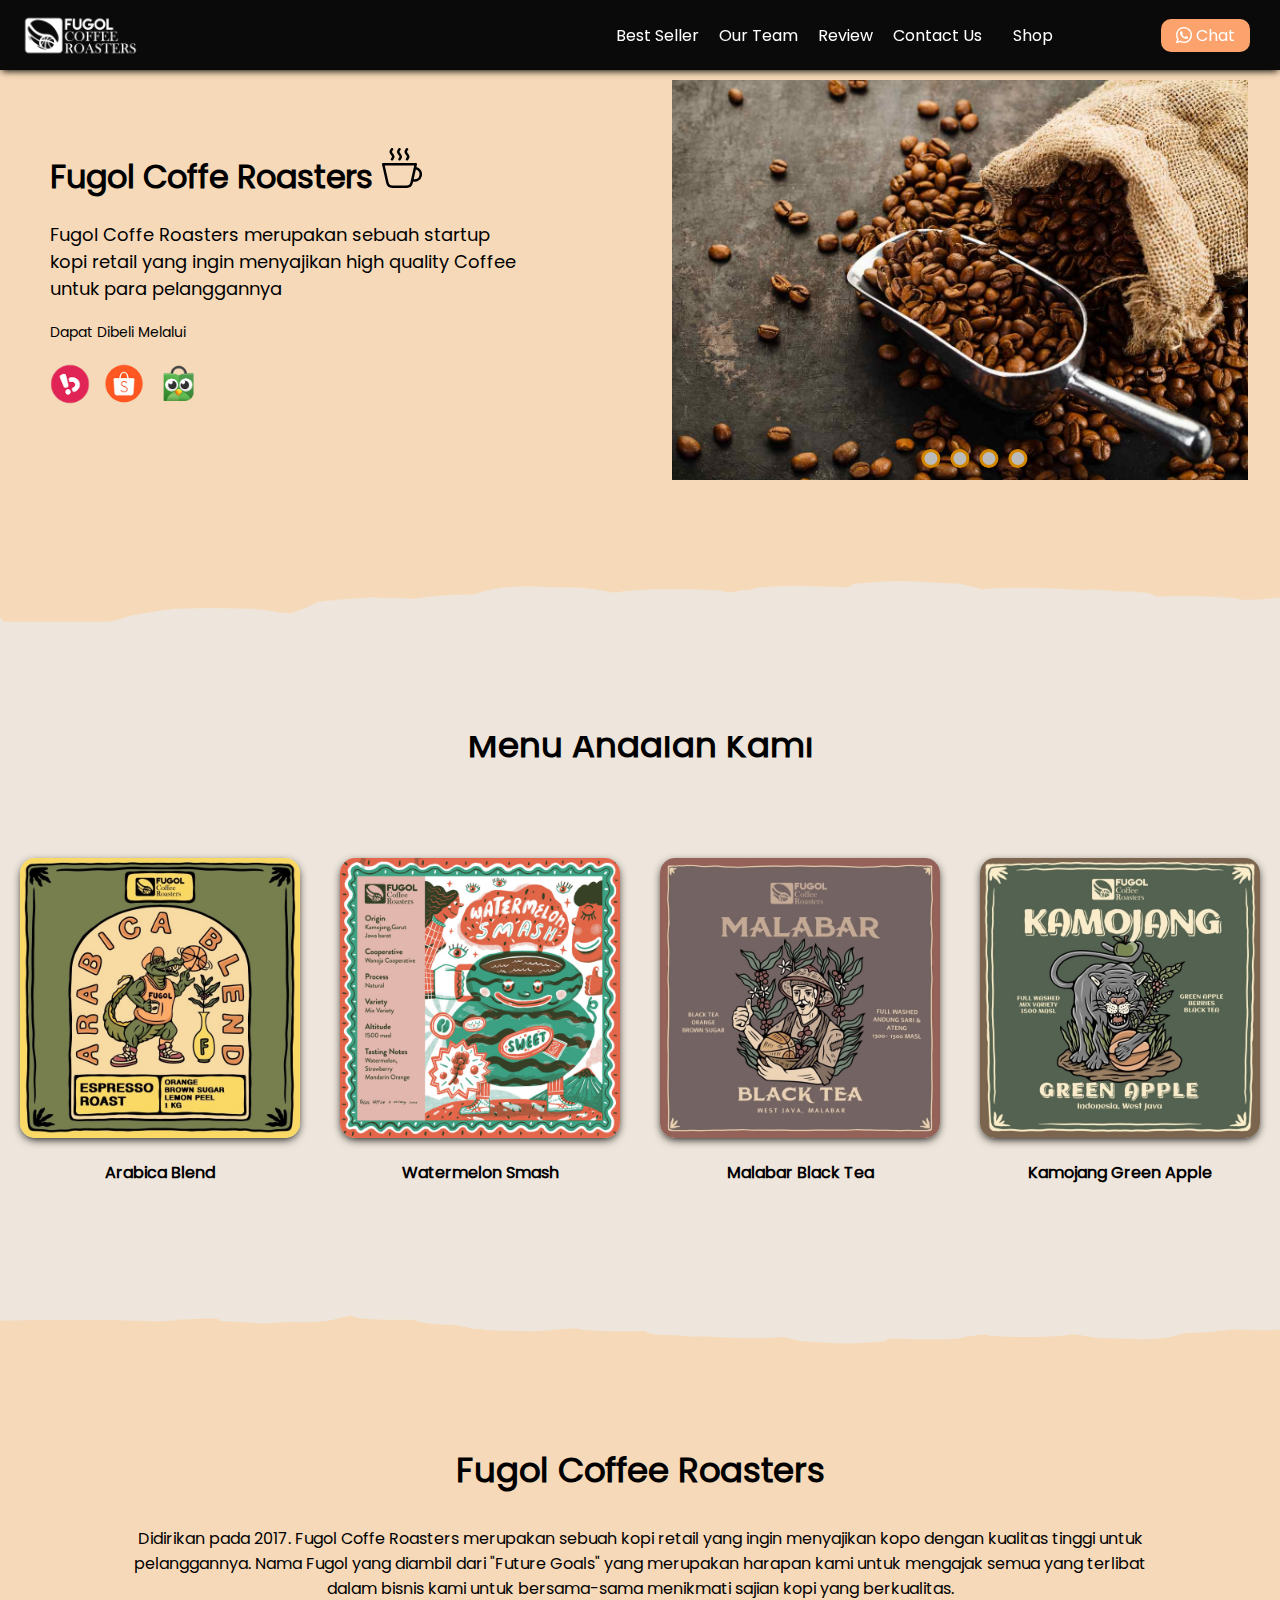
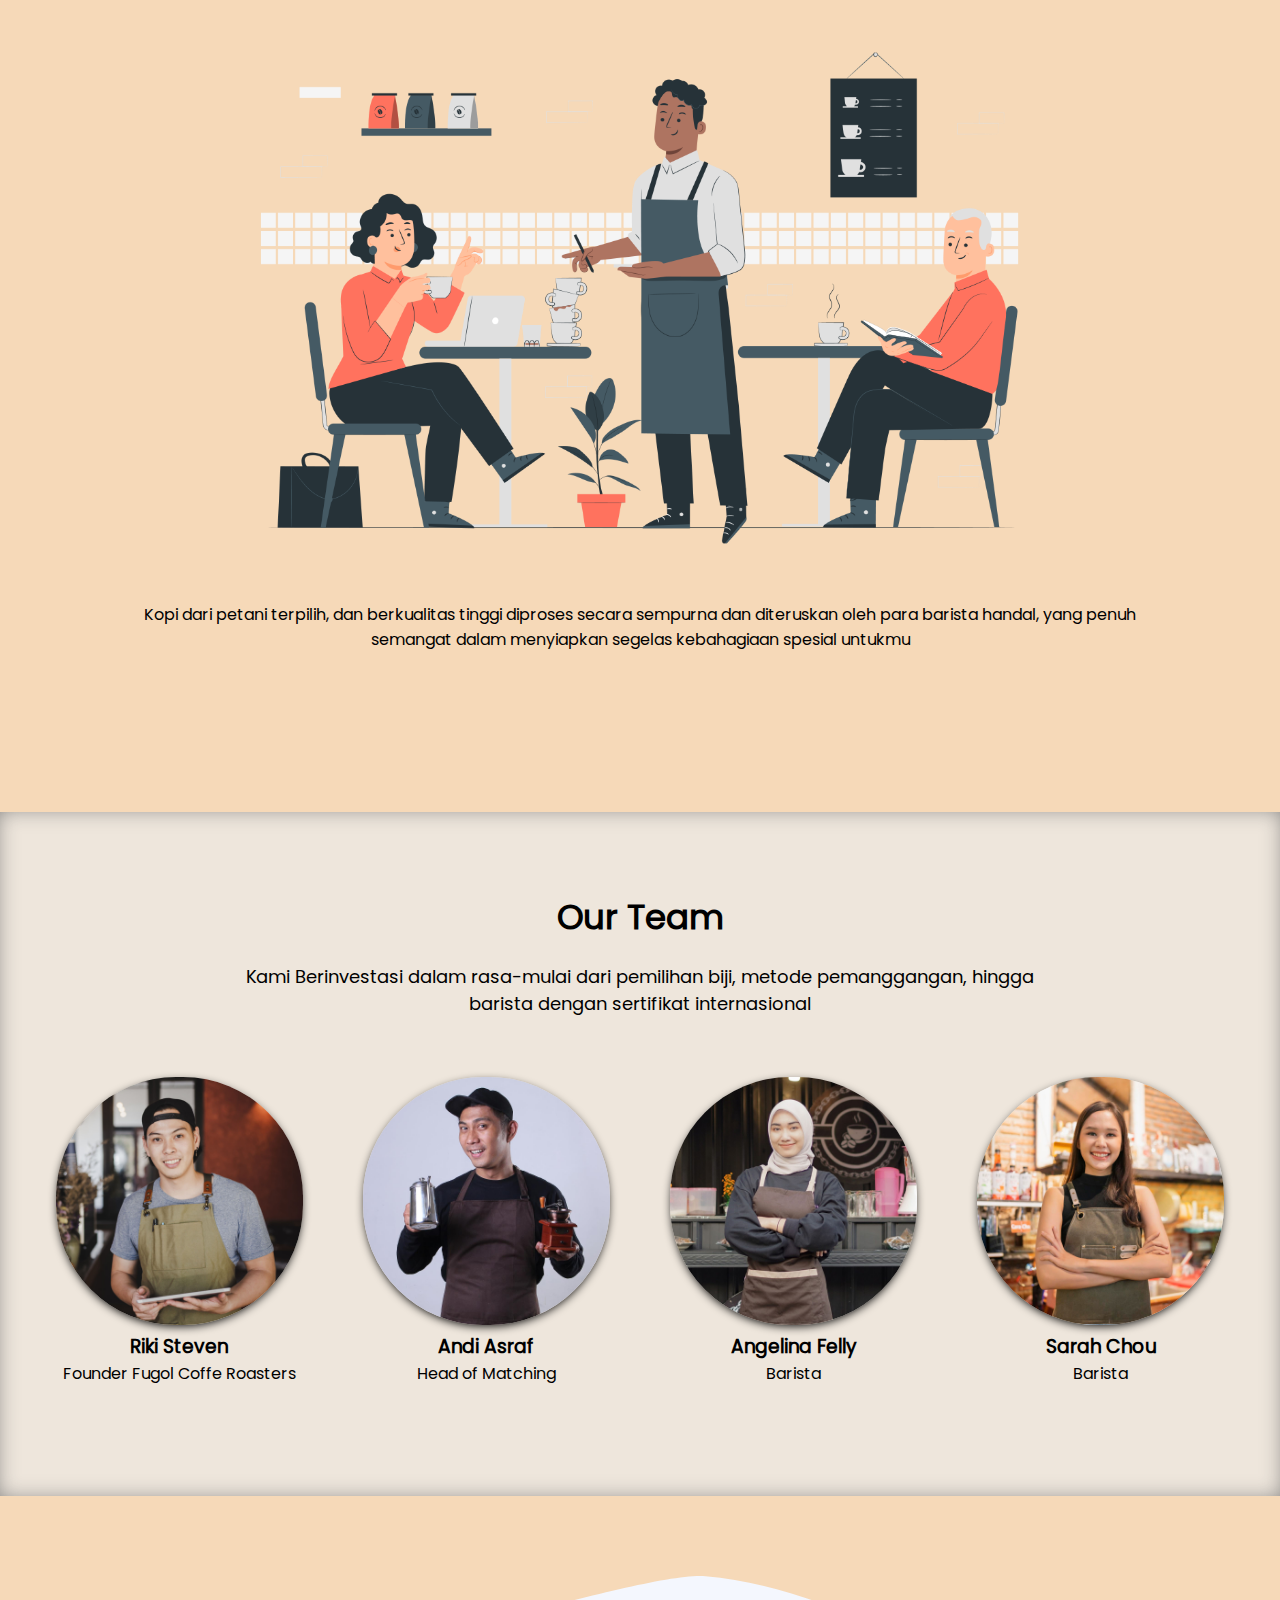
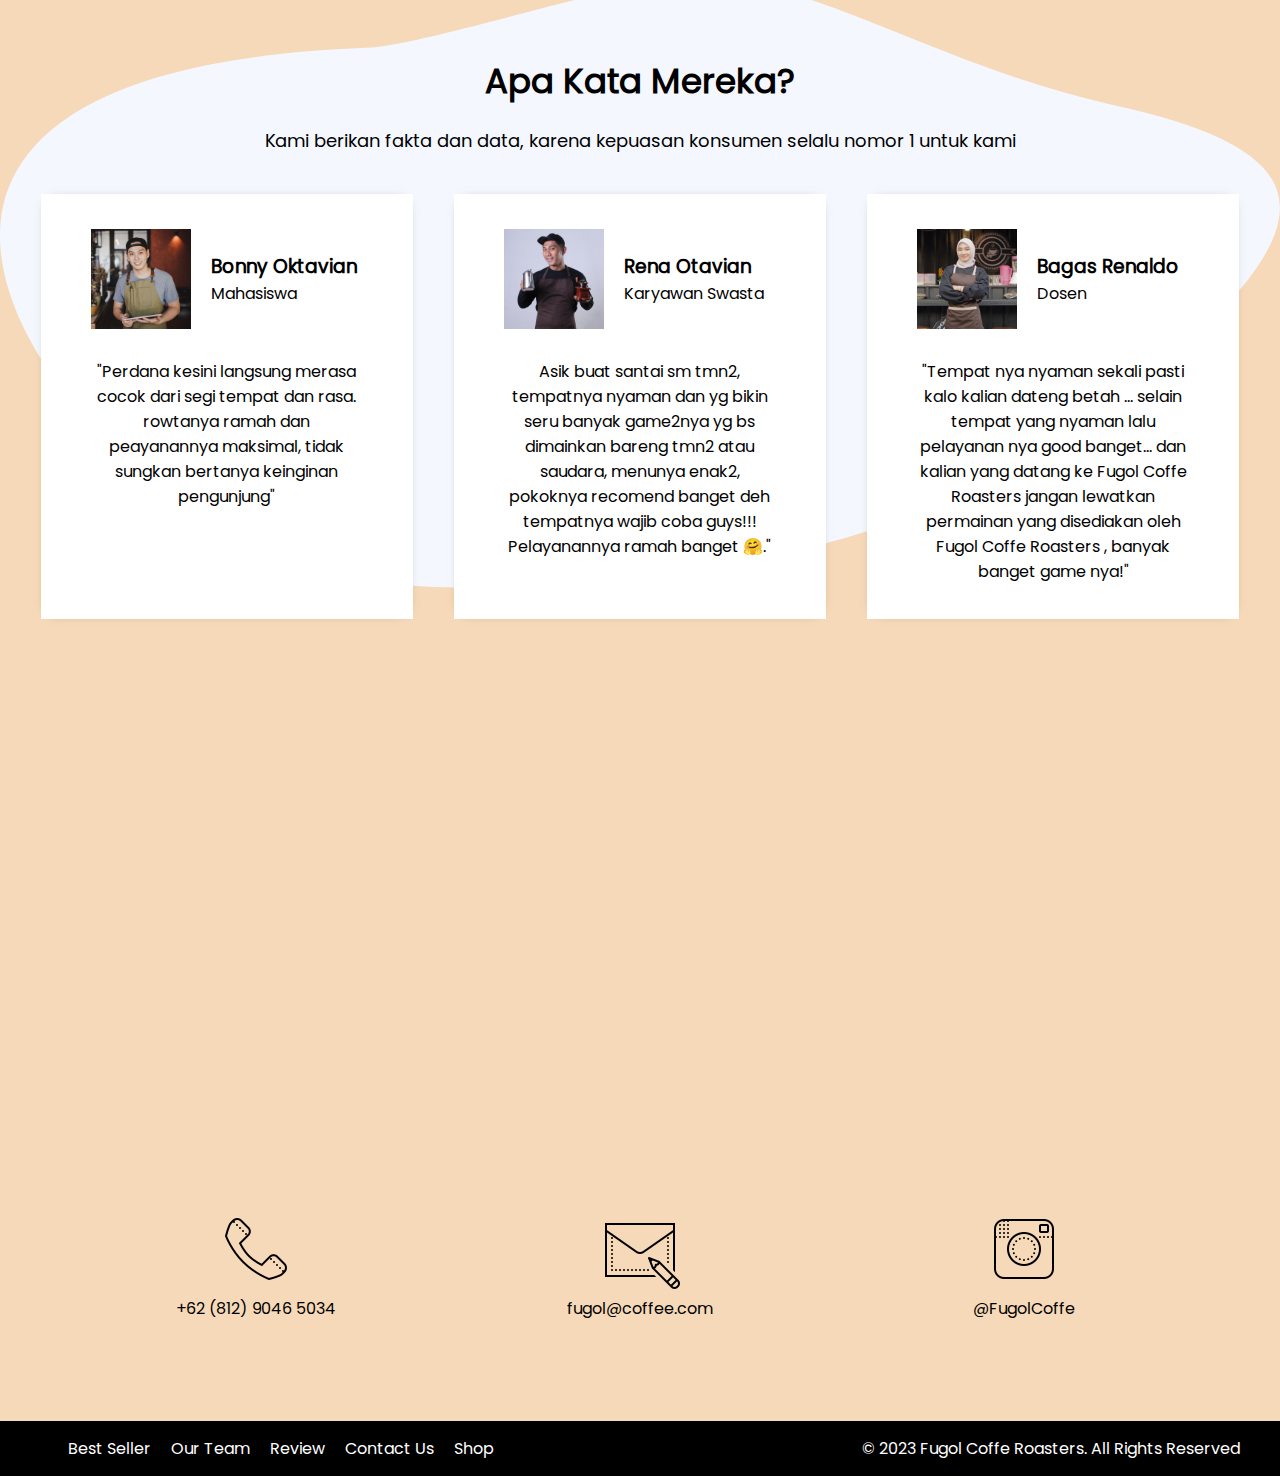
<file: index.html>
<!DOCTYPE html>
<html lang="id">

<head>
    <meta charset="UTF-8">
    <meta http-equiv="X-UA-Compatible" content="IE=edge">
    <meta name="viewport" content="width=device-width, initial-scale=1.0">
    <link rel="shortcut icon" href="images/favicon.ico" type="image/x-icon">
    <title>Fugol Coffe Roasters</title>
    <link rel="stylesheet" href="vendor/bootsrap-icon/bootstrap-icons.css">
    <link rel="stylesheet" href="css/caraousel.css">
    <link rel="stylesheet" href="css/style.css">
</head>

<body>
    <nav>
        <div class="row">
            <img class="logo" src="images/logo/logo_kopi.webp">
            <div class="navigasi">
                <a href="#best-seller">Best Seller</a>
                <a href="#our-team">Our Team</a>
                <a href="#review">Review</a>
                <a href="#contact-us">Contact Us</a>
            </div>
            <a class="shop" href="produk.html">Shop</a>
            <div class="chat">
                <a href="https://wa.me/6281226533405" type="button" target="_blank"><i class="bi bi-whatsapp"></i>
                    Chat</a>
            </div>
        </div>
    </nav>
    <!--Tulis Kode Di Bawah Sini-->
    <header>
        <div class="row">
            <div class="col-kiri">
                <h1 class="judul-header">
                    Fugol Coffe Roasters <img src="images/icon/icon_kopi.svg" alt="">
                </h1>
                <p class="subjudul-header">
                    Fugol Coffe Roasters merupakan sebuah startup kopi retail yang ingin menyajikan high quality Coffee
                    untuk para pelanggannya
                </p>
                <p class="dapat-dibeli">
                    Dapat Dibeli Melalui
                </p>
                <div class="olshop">
                    <img src="images/logo/logo_bukalapak.png" alt="">
                    <img src="images/logo/logo_shopee.png" alt="">
                    <img src="images/logo/logo_tokopedia.png" alt="">
                </div>
            </div>
            <div class="col-kanan">
                <div class="container">
                    <div class="slideshow">
                        <!-- carousel control buttons -->
                        <button class="slide-btn slide-btn-1"></button>
                        <button class="slide-btn slide-btn-2"></button>
                        <button class="slide-btn slide-btn-3"></button>
                        <button class="slide-btn slide-btn-4"></button>
                        <!-- carousel wrapper which contains all images -->
                        <div class="slideshow-wrapper">
                            <div class="slide">
                                <img class="slide-img" src="images/header/header7.jpg">
                            </div>
                            <div class="slide">
                                <img class="slide-img" src="images/header/header8.jpg">
                            </div>
                            <div class="slide">
                                <img class="slide-img" src="images/header/header9.jpg">
                            </div>
                            <div class="slide">
                                <img class="slide-img" src="images/header/header10.jpg" alt="">
                            </div>
                        </div>
                    </div>
                </div>

            </div>
        </div>
    </header>
    <!--  -->

    <section class="best-seller" id="best-seller">
        <h2 class="judul best-seller">Menu Andalan Kami</h2>
        <p class="subjudul-best-seller">Nikmati menu andalan yang menjadi favorit customer Kami</p>

        <div class="row">
            <div class="col-produk">
                <img src="images/produk/arabica-blend.jpg" alt="">
                <p class="nama-produk">Arabica Blend</p>
            </div>
            <div class="col-produk">
                <img src="images/produk/watermelon-smash.png" alt="">
                <p class="nama-produk">Watermelon Smash</p>
            </div>
            <div class="col-produk">
                <img src="images/produk/malabar-blacktea.jpg" alt="">
                <p class="nama-produk">Malabar Black Tea</p>
            </div>
            <div class="col-produk">
                <img src="images/produk/kamojang-greenapple.jpg" alt="">
                <p class="nama-produk">Kamojang Green Apple</p>
            </div>
        </div>

    </section>

    <section class="about-us" id="about-us">
        <h2 class="judul-about-us">Fugol Coffee Roasters</h2>
        <p class="tentang-about-us">
            Didirikan pada 2017. Fugol Coffe Roasters merupakan sebuah kopi retail yang ingin menyajikan kopo dengan
            kualitas tinggi
            untuk pelanggannya. Nama Fugol yang diambil dari "Future Goals" yang merupakan harapan kami untuk mengajak
            semua yang
            terlibat dalam bisnis kami untuk bersama-sama menikmati sajian kopi yang berkualitas.
        </p>
        <img src="images/header/header2.png" alt="">
        <p class="penjelasan-about-us">Kopi dari petani terpilih, dan berkualitas tinggi diproses secara sempurna dan
            diteruskan oleh para barista handal, yang penuh semangat dalam menyiapkan segelas kebahagiaan spesial
            untukmu</p>
    </section>

    <section class="our-team" id="our-team">
        <h2 class="judul-team">Our Team</h2>
        <p class="subjudul-team">Kami Berinvestasi dalam rasa-mulai dari pemilihan biji, metode pemanggangan, hingga
            barista dengan sertifikat internasional</p>
        <div class="row">
            <div class="col-team">
                <img src="images/team/team1.jpg" alt="">
                <h3>Riki Steven</h3>
                <p>Founder Fugol Coffe Roasters</p>
            </div>
            <div class="col-team">
                <img src="images/team/team2.jpg" alt="">
                <h3>Andi Asraf</h3>
                <p>Head of Matching</p>
            </div>
            <div class="col-team">
                <img src="images/team/team3.jpg" alt="">
                <h3>Angelina Felly</h3>
                <p>Barista</p>
            </div>
            <div class="col-team">
                <img src="images/team/team4.jpg" alt="">
                <h3>Sarah Chou</h3>
                <p>Barista</p>
            </div>
        </div>
    </section>
    <section class="review" id="review">
        <h2 class="judul-review">Apa Kata Mereka?</h2>
        <p class="subjudul-review">Kami berikan fakta dan data, karena kepuasan konsumen selalu nomor 1 untuk kami
        </p>
        <div class="row">
            <div class="col-review">
                <div class="profile">
                    <img src="images/team/team1.jpg" alt="">
                    <div class="nama-profile">
                        <h3>Bonny Oktavian</h3>
                        <p>Mahasiswa</p>
                    </div>
                </div>
                <p class="testimoni">
                    "Perdana kesini langsung merasa cocok dari segi tempat dan rasa. rowtanya ramah dan
                    peayanannya
                    maksimal, tidak sungkan bertanya keinginan pengunjung"
                </p>
            </div>
            <div class="col-review">
                <div class="profile">
                    <img src="images/team/team2.jpg" alt="">
                    <div class="nama-profile">
                        <h3>Rena Otavian</h3>
                        <p>Karyawan Swasta</p>
                    </div>
                </div>
                <p class="testimoni">
                    Asik buat santai sm tmn2, tempatnya nyaman dan yg bikin seru banyak game2nya yg bs dimainkan
                    bareng
                    tmn2 atau saudara, menunya enak2, pokoknya recomend banget deh tempatnya wajib coba guys!!!
                    Pelayanannya ramah banget 🤗."
                </p>
            </div>
            <div class="col-review">
                <div class="profile">
                    <img src="images/team/team3.jpg" alt="">
                    <div class="nama-profile">
                        <h3>Bagas Renaldo</h3>
                        <p>Dosen</p>
                    </div>
                </div>
                <p class="testimoni">"Tempat nya nyaman sekali pasti kalo kalian dateng betah ... selain tempat yang
                    nyaman lalu pelayanan nya good banget... dan kalian yang datang ke Fugol Coffe Roasters jangan
                    lewatkan
                    permainan yang disediakan oleh Fugol Coffe Roasters , banyak banget game nya!"
                </p>
            </div>
        </div>
    </section>

    <section class="contact-us" id="contact-us">
        <div class="row"> <iframe
                src="https://www.google.com/maps/embed?pb=!1m14!1m8!1m3!1d7932.741866032694!2d106.668581!3d-6.214715!3m2!1i1024!2i768!4f13.1!3m3!1m2!1s0x2e69f9912c7f297b%3A0xe5a3a671dae861ab!2sKopi%20kuy!5e0!3m2!1sid!2sid!4v1680617229460!5m2!1sid!2sid"
                width="100%" height="300" style="border:0;" allowfullscreen="" loading="lazy"
                referrerpolicy="no-referrer-when-downgrade"></iframe>
        </div>
        <div class="row">
            <div class="col-kontak">
                <img src="images/icon/icon_phone.png" alt="">
                <a href="https://wa.me/6281226533405" target="_blank">
                    <p>+62 (812) 9046 5034</p>
                </a>
            </div>
            <div class="col-kontak">
                <img src="images/icon/icon_mail.png" alt="">
                <a href="https://gmail.com" role="button">
                    <p>fugol@coffee.com</p>
                </a>
            </div>
            <div class="col-kontak">
                <img src="images/icon/icon_instagram.png">
                <a href="https://www.instagram.com/fugolcoffeeroasters" role="button">
                    <p>@FugolCoffe</p>
                </a>
            </div>
        </div>
    </section>

    <footer>
        <div class="row">
            <div class="navigasi">
                <a href="#best-seller">Best Seller</a>
                <a href="#our-team">Our Team</a>
                <a href="#review">Review</a>
                <a href="#contact-us">Contact Us</a>
                <a href="produk.html">Shop</a>
            </div>
            <p class="copyright">© 2023 Fugol Coffe Roasters. All Rights Reserved</p>
        </div>
    </footer>
    <!--Kode Selesai-->
</body>

</html>
</file>
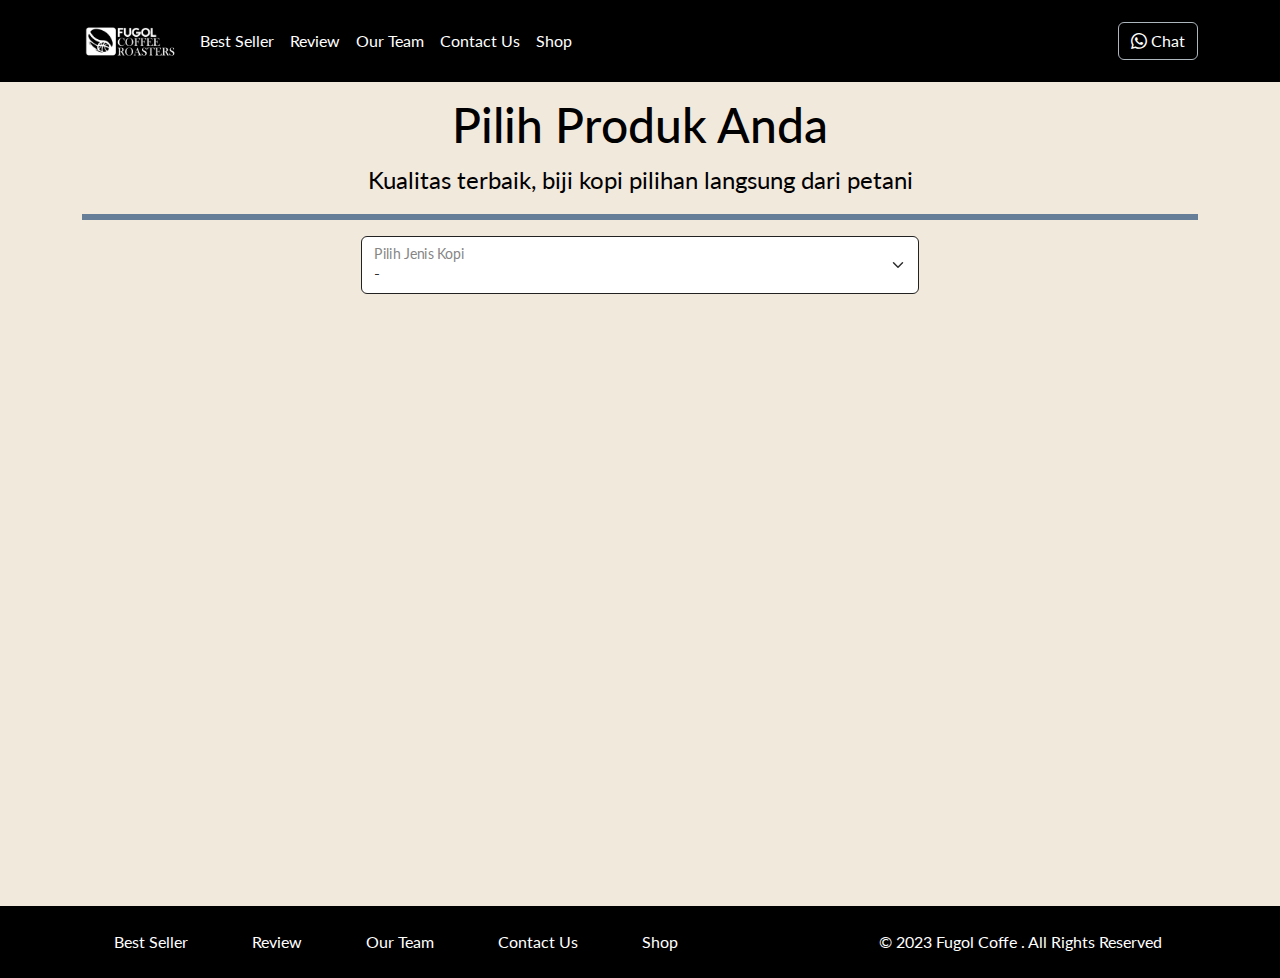
<file: produk.html>
<!DOCTYPE html>
<html lang="id">

<head>
    <meta charset="UTF-8">
    <meta http-equiv="X-UA-Compatible" content="IE=edge">
    <meta name="viewport" content="width=device-width, initial-scale=1.0">
    <title>Produk</title>
    <link rel="shortcut icon" href="images/favicon.ico" type="image/x-icon">
    <link rel="stylesheet" href="vendor/bootwatch/darkly.css">
    <link rel="stylesheet" href="vendor/bootsrap-icon/bootstrap-icons.css">
    <script src="vendor/bootstrap/js/bootstrap.bundle.min.js"></script>
    <style>
        section {
            min-height: 90vh;
        }
    </style>
    <script src="js/jquery-3.6.3.min.js"></script>
</head>

<body style="background-color: rgb(242, 233, 221);">

    <nav class="navbar navbar-dark bg-black navbar-expand-lg fixed-top w-100 ">
        <div class="container">
            <a class="navbar-brand" href="index.html">
                <img src="images/logo/logo_kopi.webp" height="40" alt="image">
            </a>
            <button class="navbar-toggler" type="button" data-bs-toggle="collapse" data-bs-target="#navbarNav11"
                aria-controls="navbarNav11" aria-expanded="false" aria-label="Toggle navigation">
                <span class="navbar-toggler-icon"></span>
            </button>
            <div class="collapse navbar-collapse" id="navbarNav11">
                <ul class="navbar-nav me-auto">
                    <li class="nav-item active">
                        <a class="nav-link text-white" href="index.html#best-seller">Best Seller</a>
                    </li>
                    <li class="nav-item">
                        <a class="nav-link text-white" href="index.html#review">Review</a>
                    </li>
                    <li class="nav-item">
                        <a class="nav-link text-white" href="index.html#our-team">Our Team</a>
                    </li>
                    <li class="nav-item">
                        <a class="nav-link text-white" href="index.html#contact-us">Contact Us</a>
                    </li>
                    <li class="nav-item">
                        <a class="nav-link text-white" href="produk.html">Shop</a>
                    </li>
                </ul>
                <a class="btn btn-outline-light ms-md-3 text-white" href="https://wa.me/6281226533405"><i
                        class="bi bi-whatsapp text-white"></i> Chat</a>
            </div>
        </div>
    </nav>

    <section class="riki-block text-center my-5 py-5 text-black">
        <div class="container">
            <h1>Pilih Produk Anda</h1>
            <p class="fs-4">Kualitas terbaik, biji kopi pilihan langsung dari petani</p>
            <hr class="border border-primary border-3 opacity-75">
            <div class="form-floating w-50 mx-auto mb-5">
                <select class="form-select" id="select_kopi" aria-label="Floating label select example">
                    <option selected disabled>-</option>
                    <option value="arabica">Arabica</option>
                    <option value="robusta">Robusta</option>
                    <option value="spesialrealise">Spesial Realise</option>
                </select>
                <label for="select_kopi">Pilih Jenis Kopi</label>
            </div>
            <div class="row baris_kopi" id="baris_produk"></div>
        </div>
    </section>

    <footer class="riki-block footer-small py-3 text-white bg-black">
        <div class="container">
            <div class="row align-items-center">
                <div class="col-md-8">
                    <ul class="nav justify-content-center justify-content-md-start">
                        <li class="nav-item active">
                            <a class="nav-link text-white" href="index.html#best-seller">Best Seller</a>
                        </li>
                        <li class="nav-item">
                            <a class="nav-link text-white" href="index.html#review">Review</a>
                        </li>
                        <li class="nav-item">
                            <a class="nav-link text-white" href="index.html#our-team">Our Team</a>
                        </li>
                        <li class="nav-item">
                            <a class="nav-link text-white" href="index.html#contact-us">Contact Us</a>
                        </li>
                        <li class="nav-item">
                            <a class="nav-link text-white" href="index.html#shop">Shop</a>
                        </li>
                    </ul>
                </div>

                <div class="col-12 col-md-4 mt-4 mt-md-0 text-center text-md-right">
                    &copy; 2023 Fugol Coffe . All Rights Reserved
                </div>
            </div>
        </div>
    </footer>

    <script>
        var json = "data.json"
        var json2 = "https://rikikurnia.com/prakerja/api/kopi"

        select_kopi.onchange = function () {
            var pilihan = this.value
            var isi_html = ""
            $.get(json).then(function (data) {
                var kopi_pilihan = data[pilihan]
                kopi_pilihan.forEach(kopi => {
                    isi_html += `<div class="col-12 col-md-6 col-lg-3">
                            <div class="card mt-4 mx-auto text-center">
                                <img src="${kopi.foto}" class="card-img-top" style="height: 23rem;" alt=" ...">
                                <div class="card-body bg-white">
                                    <h5 class="card-title" fw-bold>${kopi.nama}</h5>
                                    <div class="row py-3">
                                        <div class="col">
                                            ${kopi.size}
                                        </div>
                                        <div class="col text-primary fw-bold">
                                            ${kopi.harga}
                                        </div>
                                    </div>
                                    <a href="${kopi.link}" class="btn btn-primary w-100">
                                        <i class="bi bi-cart-check"></i>
                                        Beli
                                    </a>
                                </div>
                            </div>
                        </div>`
                })
                baris_produk.innerHTML = isi_html
            })
        }
    </script>
</body>

</html>
</file>
<file: css/caraousel.css>
/* default stylings */

* {
  box-sizing: border-box;
  margin: 0;
  padding: 0;
}

/* provides background color to body */
body {
  background-color: rgb(246, 217, 184);
}

/* ----- container stylings:
		-> centers the whole content of the page
		-> defines width and height for container ----- */
.container {
  display: flex;
  flex-direction: column;
  justify-content: center;
  align-items: center;
  margin: auto;
  width: 90%;
  height: 400px;
}

/* ----- end of container stylings ----- */

/* provides padding to main heading */
.main-heading {
  padding: 2rem 0 2rem 0;
}

.content {
  position: relative;
}

/* ----- carousel content stylings ----- */
/* places the carousel content on center of the carousel */
.carousel-content {
  position: absolute;
  /*to center the content horizontally and vertically*/
  top: 50%;
  left: 50%;
  transform: translate(-50%, -50%);
  text-align: center;
  z-index: 50;
}

.carousel-heading {
  font-size: 3rem;
  color: #308d46;
  margin-bottom: 1rem;
}

/*----- end of carousel content stylings ----- */

/* ----- slideshow stylings ----- */
.slideshow {
  height: 100%;
  overflow: hidden;
  /* to hide slides in x-direction */
  position: relative;
}

/* wrapper which wraps all the slideshow images stylings */
.slideshow-wrapper {
  display: flex;
  /* We give it width as 400% because we are making a
			4 image carousel. If you want to make for example,
			5 images carousel, then give width as 500%. */
  width: 400%;
  height: 100%;
  position: relative;
  /* you can change the animation settings from below */
  animation: slideshow 20s infinite;
}

/* define width and height for images*/
.slide {
  width: 100%;
  height: 100%;
}

.slide-img {
  width: 100%;
  height: 100%;
  object-fit: cover;
}

/* @keyframes are used to provide animations
		We make these settings for 4 image carousel.
		Make modification according to your needs. */
@keyframes slideshow {
  0% {
    left: 0;
  }

  10% {
    left: 0;
  }

  15% {
    left: -100%;
  }

  25% {
    left: -100%;
  }

  30% {
    left: -200%;
  }

  40% {
    left: -200%;
  }

  45% {
    left: -300%;
  }

  55% {
    left: -300%;
  }

  60% {
    left: -200%;
  }

  70% {
    left: -200%;
  }

  75% {
    left: -100%;
  }

  85% {
    left: -100%;
  }

  90% {
    left: 0%;
  }
}

/* ----- end of slideshow stylings ----- */

/* ----- carousel control buttons stylings ----- */
.slide-btn {
  background-color: #bbb;
  border-radius: 50%;
  border: .2rem solid #d38800;
  width: 1.2rem;
  height: 1.2rem;
  outline: none;
  cursor: pointer;
  /* stylings for positioning the buttons at
			the bottom of the carousel */
  position: absolute;
  bottom: 3%;
  left: 50%;
  transform: translateX(-50%);
  z-index: 70;
}

/* As we provide position as absolute,
		the buttons places one over the other.
		So, we have to place them individually
		at their correct positions. */
.slide-btn-1 {
  left: 45%;
}

.slide-btn-2 {
  left: 50%;
}

.slide-btn-3 {
  left: 55%;
}

.slide-btn-4 {
  left: 60%;
}

/* When we focus on the particular button,
		the animation stops to that particular image
		to which the button is associated. */
.slide-btn-1:focus~.slideshow-wrapper {
  animation: none;
  left: 0;
}

.slide-btn-2:focus~.slideshow-wrapper {
  animation: none;
  left: -100%;
}

.slide-btn-3:focus~.slideshow-wrapper {
  animation: none;
  left: -200%;
}

.slide-btn-4:focus~.slideshow-wrapper {
  animation: none;
  left: -300%;
}

/* when we focus on the button, the background color changes */
.slide-btn:focus {
  background-color: #308d46;
}

/* ----- end of carousel control buttons stylings ----- */
</file>
<file: css/style.css>
/* Pengaturan Global */

/* Mendaftarkan font ke dalam CSS, dan memberi nama family */
@font-face {
   font-family: 'Poppins';
   src: url(../fonts/poppins.woff2);
}

* {
   box-sizing: border-box;
   margin: 0;
   padding: 0;
}

html {
   /* agar scroll ketika klik pada navigasi menjadi halus */
   scroll-behavior: smooth;
}

body {
   /* mendaftarkan semua teks pada body menjadi family Poppins */
   font-family: 'Poppins';
}

a {
   /* menghilangkan garis bawah pada link */
   text-decoration: none;

   /* menghilangkan warna bawaan pada link */
   color: unset;
}

h2 {
   /* mengatur ukuran huruf ke 34 pixel */
   font-size: 34px;
}

img {
   /* 
      mengatur agar semua elemen img memiliki panjang maksimal 100% agar
      tidak besar gambar tidak melebihi layar ataupun pembungkus
   */
   max-width: 100%;
}

/* Navigasi */

nav {
   /* background-color mengatur warna latar belakang */
   background-color: red;

   /* penulisan 2 background-color seperti ini akan mengabaikan penulisan sebelumnya */
   background-color: rgb(10, 10, 10);

   /* box-shadow membuat efek bayangan */
   box-shadow: 0 3px 7px -2px #000;

   /* width mengatur panjang elemen */
   width: 100%;
   padding-top: 10px;
   padding-bottom: 10px;

   /* position mengatur posisi elemen, static untuk biasa, fixed untuk efek menempel */
   position: fixed;

   /* Nilai z-index semakin besar, maka elemen akan semakin di depan */
   z-index: 500;
}

/* 
   PERHATIKAN bahwa dalam mengatur elemen, nama elemen langsung ditulis
   sedangkan untuk mengatur class, dibutuhkan tanda titik (.) terlebih dulu
   img {} berarti elemen dengan tag img, 
   sedangkan .img artinya elemen dengan kelas img   
*/

.row {
   /* 
      display: flex memiliki pengaturan yang dapat mengatur agar elemen
      di dalamnya memiliki ukuran yang fleksibel
   */
   display: flex;

   /* 
      align-items: center mengatur elemen di dalamnya rata tengah vertikal
   */
   align-items: center;

   /* 
      justify-content: center mengatur elemen di dalamnya rata tengah horizontal
   */
   justify-content: center;

   /* 
      flex-wrap: wrap mengatur agar jika panjang elemen berlebih, maka elemen
      akan otomatis diletakan di row baru
   */
   flex-wrap: wrap;
}

section {
   /* text-align mengatur rata tulisan, bisa bernilai: left, right, center, justify */
   text-align: center;
}

.logo {
   /* height mengatur tinggi elemen */
   height: 50px;
   margin-left: 20px;
}

.navigasi {
   margin-left: auto;
   margin-right: 15px;
}

.navigasi a,
.shop {
   color: #fff;
   padding-left: 8px;
   padding-right: 8px;
}

.shop {
   margin-right: 100px;
}

.chat [type="button"] {
   margin-right: 30px;
   background-color: rgb(8, 69, 8);
   color: #fff;
   padding-top: 5px;
   padding-right: 15px;
   padding-bottom: 5px;
   padding-left: 15px;
   border-radius: 10px;


   background: #fca26d;
   cursor: pointer;
   transition: all 0.3s ease;
}

.chat [type="button"]:hover {
   background: #ffffff;
   color: #000000;
}


/* HEADER */


header,
section {
   /*
    padding mengatur jarak ke dalam
    pada padding dan margin ditambahkan top / right / bottom / top 
    untuk mengatur jarak masing-masing 
   */
   padding-top: 80px;
   padding-bottom: 80px;

   /* margin mengatur jarak ke luar */
   margin-bottom: 80px;
}

/* penulisan CSS dapat digabung dengan beberapa elemen */
.col-kiri,
.col-kanan {
   /* width mengatur panjang elemen. 50% artinya setengah ukuran pembungkus */
   width: 50%;
}

.col-kiri {
   padding-left: 50px;
   padding-right: 120px;
}

.judul-header {
   margin-bottom: 20px;
}

.subjudul-header {
   /* font-size digunakan untuk mengatur ukuran huruf */
   font-size: 18px;
}

.dapat-dibeli {
   margin-top: 20px;
   margin-bottom: 20px;
   font-size: 14px;
}

.olshop img {
   width: 40px;

   /* height digunakan untuk mengatur tinggi elemen */
   height: auto;
   margin-right: 10px;
}

/* Best Seller */

.best-seller {
   position: relative;

   /* background-color mengatur warna latar belakang elemen */
   background-color: #EEE6DC;
}

/* 
terkait position, after, dan before memerlukan pemahaman mendalam
terkait layout pada CSS untuk dapat memahami secara penuh 
*/

.best-seller::before,
.best-seller::after {
   position: absolute;
   content: "";
   width: 100%;
   height: 76px;

   /* background-image untuk menambahkan gambar sebagai background */
   background-image: url(../images/garis-atas.png);

   /*background-size agar gambar latar menyesuaikan tinggi / panjang elemen */
   background-size: cover;

   top: -60px;
   left: 0;
}

.best-seller::after {
   height: 60px;
   background-image: url(../images/garis-bawah.png);
   top: unset;
   bottom: -60px;
}

.judul-best-seller {
   margin-bottom: 20px;
}

.subjudul-best-seller {
   font-size: 18px;
   margin-bottom: 40px;
}

.col-produk {
   /* 
      Penulisan padding dan margin seperti padding:20px ini penulisan singkat 
      yang berarti top, right, bottom, left nilainya sama, yaitu 20px 
   */
   padding: 20px;
   width: 25%;
}

.col-produk img {
   /* transition membuat animasi transisi dari perubahan style, 0.3s berarti 0.3 detik */
   transition: all 0.3s ease;

   /* border-radius  Membuat sudut membulat */
   border-radius: 15px;

   /* box-shadow membuat efek bayangan */
   box-shadow: 0 3px 10px -2px #000;
}

/* :hover akan dijalankan saat mouse ada di atas elemen */
.col-produk img:hover {

   /* membuat transformasi, bisa berupa scale(1.05), rotate(180deg), translateY(-50px), dsb */
   transform: scale(0.9);
   border-radius: 50%;
}

.nama-produk {
   margin-top: 15px;
   font-weight: bold;
}

/* About US */

.about-us {
   /* max-width: 80%; mengatur panjang maksimal elemen tidak boleh melebihi 80% layar */
   max-width: 80%;

   /* margin-left dan margin-right auto akan membuat posisi elemen berada di tengah */
   margin-left: auto;
   margin-right: auto;
}

.judul-about-us {
   margin-bottom: 30px;
}

/* 
   penulisan .about-us img {} berarti mengatur elemen img 
   yang ada di dalam elemen dengan kelas about-us 
   harap perhatikan .about-us dan image dipisahkan spasi
   penulisan class diawali titik (.) penulisan elemen tidak
*/
.about-us img {
   /* 
      Penulisan width: 800px dan max-width: 100% mengatur agar
      elemen memiliki panjang 800px namun tidak boleh melebihi 100% ukuran layar
   */
   width: 800px;
   max-width: 100%;
}

.tentang-about-us {
   margin-bottom: 40px;
}

.penjelasan-about-us {
   margin-top: 40px;
}

/* OUR TEAM */

.our-team {
   background-color: #EEE6DC;
   box-shadow: inset 0px 0px 23px -6px #707070;
}

.judul-team {
   margin-bottom: 20px;
}

.subjudul-team {
   margin-bottom: 30px;
   font-size: 18px;
   width: 800px;
   max-width: 90%;
   margin-left: auto;
   margin-right: auto;
}

.col-team {
   width: 24%;
   padding: 30px;
}

.col-team img {
   box-shadow: 0 3px 10px -2px #000;
   border-radius: 120px 120px 120px 120px;
}

.col-team img:hover {

   transition: 1.5s;
   transform: rotate(360deg);
}

/* REVIEW */

.review {
   background-image: url(../images/bg-review.svg);
   /* 
      background-size: contain;
      membuat gambar latar belakang tidak terpotong
   */
   background-size: contain;

   /* 
      background-repeat: no-repeat;
      membuat gambar latar belakang tidak diulang (duplikat)
   */
   background-repeat: no-repeat;
   padding-left: 20px;
   padding-right: 20px;
}

.judul-review {
   margin-bottom: 20px;
}

.subjudul-review {
   margin-bottom: 40px;
   font-size: 18px;
}

.review .row {
   justify-content: space-around;
   /* align-items: stretch; membuat tinggi elemen di dalam .review .row seragam */
   align-items: stretch;
}

.col-review {
   width: 30%;
   padding: 35px 50px;
   box-shadow: 0px 0px 12px -10px #000;
   background-color: #fff;
}

.profile {
   display: flex;
   margin-bottom: 30px;
   align-items: center;
}

/* mengatur elemen img yang ada di dalam class(.) profile */
.profile img {
   width: 100px;
   margin-right: 20px;
}

.profile .nama-profile {
   text-align: left;
}

/* CONTACT US */
.contact-us {
   margin-bottom: 20px;
}

.col-kontak {
   width: 30%;
   margin-top: 50px;
   /* color mengatur warna tulisan */
   color: rgb(0, 0, 0);
}

/* FOOTER */

footer {
   background-color: black;
   padding-top: 15px;
   padding-bottom: 15px;
   color: #fff;
   padding-right: 40px;
   padding-left: 40px;
}

footer .navigasi {
   margin-left: 20px;
   margin-right: auto;
}

@media (max-width:800px) {
   .navigasi {
      display: none;
   }

   .logo {
      margin-right: auto;
   }

   .shop {
      margin-right: 28px;
   }

   .col-kiri {
      padding-left: 20px;
      padding-right: 28px;
      text-align: center;
      padding-top: 40px;
   }

   .col-kiri,
   .col-kanan {
      width: 100%;
   }

   .col-produk,
   .col-team {
      width: 50%;
   }

   .col-review {
      width: 100%;
      margin-bottom: 40px;
   }

   .col-kontak {
      width: 50%;
   }

   .contact-us {
      margin-top: 0;
   }

   .review {
      margin-bottom: 0;
   }


}
</file>
<file: vendor/bootwatch/darkly.css>
@charset "UTF-8";/*!
 * Bootswatch v5.2.3 (https://bootswatch.com)
 * Theme: darkly
 * Copyright 2012-2022 Thomas Park
 * Licensed under MIT
 * Based on Bootstrap
*//*!
 * Bootstrap  v5.2.3 (https://getbootstrap.com/)
 * Copyright 2011-2022 The Bootstrap Authors
 * Copyright 2011-2022 Twitter, Inc.
 * Licensed under MIT (https://github.com/twbs/bootstrap/blob/main/LICENSE)
 */@import url(https://fonts.googleapis.com/css2?family=Lato:ital,wght@0,400;0,700;1,400&display=swap);:root{--bs-blue:#375a7f;--bs-indigo:#6610f2;--bs-purple:#6f42c1;--bs-pink:#e83e8c;--bs-red:#e74c3c;--bs-orange:#fd7e14;--bs-yellow:#f39c12;--bs-green:#00bc8c;--bs-teal:#20c997;--bs-cyan:#3498db;--bs-black:#000;--bs-white:#fff;--bs-gray:#888;--bs-gray-dark:#303030;--bs-gray-100:#f8f9fa;--bs-gray-200:#ebebeb;--bs-gray-300:#dee2e6;--bs-gray-400:#ced4da;--bs-gray-500:#adb5bd;--bs-gray-600:#888;--bs-gray-700:#444;--bs-gray-800:#303030;--bs-gray-900:#222;--bs-primary:#375a7f;--bs-secondary:#444;--bs-success:#00bc8c;--bs-info:#3498db;--bs-warning:#f39c12;--bs-danger:#e74c3c;--bs-light:#adb5bd;--bs-dark:#303030;--bs-primary-rgb:55,90,127;--bs-secondary-rgb:68,68,68;--bs-success-rgb:0,188,140;--bs-info-rgb:52,152,219;--bs-warning-rgb:243,156,18;--bs-danger-rgb:231,76,60;--bs-light-rgb:173,181,189;--bs-dark-rgb:48,48,48;--bs-white-rgb:255,255,255;--bs-black-rgb:0,0,0;--bs-body-color-rgb:255,255,255;--bs-body-bg-rgb:34,34,34;--bs-font-sans-serif:Lato,-apple-system,BlinkMacSystemFont,"Segoe UI",Roboto,"Helvetica Neue",Arial,sans-serif,"Apple Color Emoji","Segoe UI Emoji","Segoe UI Symbol";--bs-font-monospace:SFMono-Regular,Menlo,Monaco,Consolas,"Liberation Mono","Courier New",monospace;--bs-gradient:linear-gradient(180deg, rgba(255, 255, 255, 0.15), rgba(255, 255, 255, 0));--bs-body-font-family:var(--bs-font-sans-serif);--bs-body-font-size:1rem;--bs-body-font-weight:400;--bs-body-line-height:1.5;--bs-body-color:#fff;--bs-body-bg:#222;--bs-border-width:1px;--bs-border-style:solid;--bs-border-color:#dee2e6;--bs-border-color-translucent:rgba(0, 0, 0, 0.175);--bs-border-radius:0.375rem;--bs-border-radius-sm:0.25rem;--bs-border-radius-lg:0.5rem;--bs-border-radius-xl:1rem;--bs-border-radius-2xl:2rem;--bs-border-radius-pill:50rem;--bs-link-color:#00bc8c;--bs-link-hover-color:#009670;--bs-code-color:#e83e8c;--bs-highlight-bg:#fdebd0}*,::after,::before{box-sizing:border-box}@media (prefers-reduced-motion:no-preference){:root{scroll-behavior:smooth}}body{margin:0;font-family:var(--bs-body-font-family);font-size:var(--bs-body-font-size);font-weight:var(--bs-body-font-weight);line-height:var(--bs-body-line-height);color:var(--bs-body-color);text-align:var(--bs-body-text-align);background-color:var(--bs-body-bg);-webkit-text-size-adjust:100%;-webkit-tap-highlight-color:transparent}hr{margin:1rem 0;color:inherit;border:0;border-top:1px solid;opacity:.25}.h1,.h2,.h3,.h4,.h5,.h6,h1,h2,h3,h4,h5,h6{margin-top:0;margin-bottom:.5rem;font-weight:500;line-height:1.2}.h1,h1{font-size:calc(1.425rem + 2.1vw)}@media (min-width:1200px){.h1,h1{font-size:3rem}}.h2,h2{font-size:calc(1.375rem + 1.5vw)}@media (min-width:1200px){.h2,h2{font-size:2.5rem}}.h3,h3{font-size:calc(1.325rem + .9vw)}@media (min-width:1200px){.h3,h3{font-size:2rem}}.h4,h4{font-size:calc(1.275rem + .3vw)}@media (min-width:1200px){.h4,h4{font-size:1.5rem}}.h5,h5{font-size:1.25rem}.h6,h6{font-size:1rem}p{margin-top:0;margin-bottom:1rem}abbr[title]{-webkit-text-decoration:underline dotted;text-decoration:underline dotted;cursor:help;-webkit-text-decoration-skip-ink:none;text-decoration-skip-ink:none}address{margin-bottom:1rem;font-style:normal;line-height:inherit}ol,ul{padding-left:2rem}dl,ol,ul{margin-top:0;margin-bottom:1rem}ol ol,ol ul,ul ol,ul ul{margin-bottom:0}dt{font-weight:700}dd{margin-bottom:.5rem;margin-left:0}blockquote{margin:0 0 1rem}b,strong{font-weight:bolder}.small,small{font-size:.875em}.mark,mark{padding:.1875em;background-color:var(--bs-highlight-bg)}sub,sup{position:relative;font-size:.75em;line-height:0;vertical-align:baseline}sub{bottom:-.25em}sup{top:-.5em}a{color:var(--bs-link-color);text-decoration:underline}a:hover{color:var(--bs-link-hover-color)}a:not([href]):not([class]),a:not([href]):not([class]):hover{color:inherit;text-decoration:none}code,kbd,pre,samp{font-family:var(--bs-font-monospace);font-size:1em}pre{display:block;margin-top:0;margin-bottom:1rem;overflow:auto;font-size:.875em;color:inherit}pre code{font-size:inherit;color:inherit;word-break:normal}code{font-size:.875em;color:var(--bs-code-color);word-wrap:break-word}a>code{color:inherit}kbd{padding:.1875rem .375rem;font-size:.875em;color:var(--bs-body-bg);background-color:var(--bs-body-color);border-radius:.25rem}kbd kbd{padding:0;font-size:1em}figure{margin:0 0 1rem}img,svg{vertical-align:middle}table{caption-side:bottom;border-collapse:collapse}caption{padding-top:.5rem;padding-bottom:.5rem;color:#888;text-align:left}th{text-align:inherit;text-align:-webkit-match-parent}tbody,td,tfoot,th,thead,tr{border-color:inherit;border-style:solid;border-width:0}label{display:inline-block}button{border-radius:0}button:focus:not(:focus-visible){outline:0}button,input,optgroup,select,textarea{margin:0;font-family:inherit;font-size:inherit;line-height:inherit}button,select{text-transform:none}[role=button]{cursor:pointer}select{word-wrap:normal}select:disabled{opacity:1}[list]:not([type=date]):not([type=datetime-local]):not([type=month]):not([type=week]):not([type=time])::-webkit-calendar-picker-indicator{display:none!important}[type=button],[type=reset],[type=submit],button{-webkit-appearance:button}[type=button]:not(:disabled),[type=reset]:not(:disabled),[type=submit]:not(:disabled),button:not(:disabled){cursor:pointer}::-moz-focus-inner{padding:0;border-style:none}textarea{resize:vertical}fieldset{min-width:0;padding:0;margin:0;border:0}legend{float:left;width:100%;padding:0;margin-bottom:.5rem;font-size:calc(1.275rem + .3vw);line-height:inherit}@media (min-width:1200px){legend{font-size:1.5rem}}legend+*{clear:left}::-webkit-datetime-edit-day-field,::-webkit-datetime-edit-fields-wrapper,::-webkit-datetime-edit-hour-field,::-webkit-datetime-edit-minute,::-webkit-datetime-edit-month-field,::-webkit-datetime-edit-text,::-webkit-datetime-edit-year-field{padding:0}::-webkit-inner-spin-button{height:auto}[type=search]{outline-offset:-2px;-webkit-appearance:textfield}::-webkit-search-decoration{-webkit-appearance:none}::-webkit-color-swatch-wrapper{padding:0}::-webkit-file-upload-button{font:inherit;-webkit-appearance:button}::file-selector-button{font:inherit;-webkit-appearance:button}output{display:inline-block}iframe{border:0}summary{display:list-item;cursor:pointer}progress{vertical-align:baseline}[hidden]{display:none!important}.lead{font-size:1.25rem;font-weight:300}.display-1{font-size:calc(1.625rem + 4.5vw);font-weight:300;line-height:1.2}@media (min-width:1200px){.display-1{font-size:5rem}}.display-2{font-size:calc(1.575rem + 3.9vw);font-weight:300;line-height:1.2}@media (min-width:1200px){.display-2{font-size:4.5rem}}.display-3{font-size:calc(1.525rem + 3.3vw);font-weight:300;line-height:1.2}@media (min-width:1200px){.display-3{font-size:4rem}}.display-4{font-size:calc(1.475rem + 2.7vw);font-weight:300;line-height:1.2}@media (min-width:1200px){.display-4{font-size:3.5rem}}.display-5{font-size:calc(1.425rem + 2.1vw);font-weight:300;line-height:1.2}@media (min-width:1200px){.display-5{font-size:3rem}}.display-6{font-size:calc(1.375rem + 1.5vw);font-weight:300;line-height:1.2}@media (min-width:1200px){.display-6{font-size:2.5rem}}.list-unstyled{padding-left:0;list-style:none}.list-inline{padding-left:0;list-style:none}.list-inline-item{display:inline-block}.list-inline-item:not(:last-child){margin-right:.5rem}.initialism{font-size:.875em;text-transform:uppercase}.blockquote{margin-bottom:1rem;font-size:1.25rem}.blockquote>:last-child{margin-bottom:0}.blockquote-footer{margin-top:-1rem;margin-bottom:1rem;font-size:.875em;color:#888}.blockquote-footer::before{content:"— "}.img-fluid{max-width:100%;height:auto}.img-thumbnail{padding:.25rem;background-color:#222;border:1px solid var(--bs-border-color);border-radius:.375rem;max-width:100%;height:auto}.figure{display:inline-block}.figure-img{margin-bottom:.5rem;line-height:1}.figure-caption{font-size:.875em;color:#888}.container,.container-fluid,.container-lg,.container-md,.container-sm,.container-xl,.container-xxl{--bs-gutter-x:1.5rem;--bs-gutter-y:0;width:100%;padding-right:calc(var(--bs-gutter-x) * .5);padding-left:calc(var(--bs-gutter-x) * .5);margin-right:auto;margin-left:auto}@media (min-width:576px){.container,.container-sm{max-width:540px}}@media (min-width:768px){.container,.container-md,.container-sm{max-width:720px}}@media (min-width:992px){.container,.container-lg,.container-md,.container-sm{max-width:960px}}@media (min-width:1200px){.container,.container-lg,.container-md,.container-sm,.container-xl{max-width:1140px}}@media (min-width:1400px){.container,.container-lg,.container-md,.container-sm,.container-xl,.container-xxl{max-width:1320px}}.row{--bs-gutter-x:1.5rem;--bs-gutter-y:0;display:flex;flex-wrap:wrap;margin-top:calc(-1 * var(--bs-gutter-y));margin-right:calc(-.5 * var(--bs-gutter-x));margin-left:calc(-.5 * var(--bs-gutter-x))}.row>*{flex-shrink:0;width:100%;max-width:100%;padding-right:calc(var(--bs-gutter-x) * .5);padding-left:calc(var(--bs-gutter-x) * .5);margin-top:var(--bs-gutter-y)}.col{flex:1 0 0%}.row-cols-auto>*{flex:0 0 auto;width:auto}.row-cols-1>*{flex:0 0 auto;width:100%}.row-cols-2>*{flex:0 0 auto;width:50%}.row-cols-3>*{flex:0 0 auto;width:33.3333333333%}.row-cols-4>*{flex:0 0 auto;width:25%}.row-cols-5>*{flex:0 0 auto;width:20%}.row-cols-6>*{flex:0 0 auto;width:16.6666666667%}.col-auto{flex:0 0 auto;width:auto}.col-1{flex:0 0 auto;width:8.33333333%}.col-2{flex:0 0 auto;width:16.66666667%}.col-3{flex:0 0 auto;width:25%}.col-4{flex:0 0 auto;width:33.33333333%}.col-5{flex:0 0 auto;width:41.66666667%}.col-6{flex:0 0 auto;width:50%}.col-7{flex:0 0 auto;width:58.33333333%}.col-8{flex:0 0 auto;width:66.66666667%}.col-9{flex:0 0 auto;width:75%}.col-10{flex:0 0 auto;width:83.33333333%}.col-11{flex:0 0 auto;width:91.66666667%}.col-12{flex:0 0 auto;width:100%}.offset-1{margin-left:8.33333333%}.offset-2{margin-left:16.66666667%}.offset-3{margin-left:25%}.offset-4{margin-left:33.33333333%}.offset-5{margin-left:41.66666667%}.offset-6{margin-left:50%}.offset-7{margin-left:58.33333333%}.offset-8{margin-left:66.66666667%}.offset-9{margin-left:75%}.offset-10{margin-left:83.33333333%}.offset-11{margin-left:91.66666667%}.g-0,.gx-0{--bs-gutter-x:0}.g-0,.gy-0{--bs-gutter-y:0}.g-1,.gx-1{--bs-gutter-x:0.25rem}.g-1,.gy-1{--bs-gutter-y:0.25rem}.g-2,.gx-2{--bs-gutter-x:0.5rem}.g-2,.gy-2{--bs-gutter-y:0.5rem}.g-3,.gx-3{--bs-gutter-x:1rem}.g-3,.gy-3{--bs-gutter-y:1rem}.g-4,.gx-4{--bs-gutter-x:1.5rem}.g-4,.gy-4{--bs-gutter-y:1.5rem}.g-5,.gx-5{--bs-gutter-x:3rem}.g-5,.gy-5{--bs-gutter-y:3rem}@media (min-width:576px){.col-sm{flex:1 0 0%}.row-cols-sm-auto>*{flex:0 0 auto;width:auto}.row-cols-sm-1>*{flex:0 0 auto;width:100%}.row-cols-sm-2>*{flex:0 0 auto;width:50%}.row-cols-sm-3>*{flex:0 0 auto;width:33.3333333333%}.row-cols-sm-4>*{flex:0 0 auto;width:25%}.row-cols-sm-5>*{flex:0 0 auto;width:20%}.row-cols-sm-6>*{flex:0 0 auto;width:16.6666666667%}.col-sm-auto{flex:0 0 auto;width:auto}.col-sm-1{flex:0 0 auto;width:8.33333333%}.col-sm-2{flex:0 0 auto;width:16.66666667%}.col-sm-3{flex:0 0 auto;width:25%}.col-sm-4{flex:0 0 auto;width:33.33333333%}.col-sm-5{flex:0 0 auto;width:41.66666667%}.col-sm-6{flex:0 0 auto;width:50%}.col-sm-7{flex:0 0 auto;width:58.33333333%}.col-sm-8{flex:0 0 auto;width:66.66666667%}.col-sm-9{flex:0 0 auto;width:75%}.col-sm-10{flex:0 0 auto;width:83.33333333%}.col-sm-11{flex:0 0 auto;width:91.66666667%}.col-sm-12{flex:0 0 auto;width:100%}.offset-sm-0{margin-left:0}.offset-sm-1{margin-left:8.33333333%}.offset-sm-2{margin-left:16.66666667%}.offset-sm-3{margin-left:25%}.offset-sm-4{margin-left:33.33333333%}.offset-sm-5{margin-left:41.66666667%}.offset-sm-6{margin-left:50%}.offset-sm-7{margin-left:58.33333333%}.offset-sm-8{margin-left:66.66666667%}.offset-sm-9{margin-left:75%}.offset-sm-10{margin-left:83.33333333%}.offset-sm-11{margin-left:91.66666667%}.g-sm-0,.gx-sm-0{--bs-gutter-x:0}.g-sm-0,.gy-sm-0{--bs-gutter-y:0}.g-sm-1,.gx-sm-1{--bs-gutter-x:0.25rem}.g-sm-1,.gy-sm-1{--bs-gutter-y:0.25rem}.g-sm-2,.gx-sm-2{--bs-gutter-x:0.5rem}.g-sm-2,.gy-sm-2{--bs-gutter-y:0.5rem}.g-sm-3,.gx-sm-3{--bs-gutter-x:1rem}.g-sm-3,.gy-sm-3{--bs-gutter-y:1rem}.g-sm-4,.gx-sm-4{--bs-gutter-x:1.5rem}.g-sm-4,.gy-sm-4{--bs-gutter-y:1.5rem}.g-sm-5,.gx-sm-5{--bs-gutter-x:3rem}.g-sm-5,.gy-sm-5{--bs-gutter-y:3rem}}@media (min-width:768px){.col-md{flex:1 0 0%}.row-cols-md-auto>*{flex:0 0 auto;width:auto}.row-cols-md-1>*{flex:0 0 auto;width:100%}.row-cols-md-2>*{flex:0 0 auto;width:50%}.row-cols-md-3>*{flex:0 0 auto;width:33.3333333333%}.row-cols-md-4>*{flex:0 0 auto;width:25%}.row-cols-md-5>*{flex:0 0 auto;width:20%}.row-cols-md-6>*{flex:0 0 auto;width:16.6666666667%}.col-md-auto{flex:0 0 auto;width:auto}.col-md-1{flex:0 0 auto;width:8.33333333%}.col-md-2{flex:0 0 auto;width:16.66666667%}.col-md-3{flex:0 0 auto;width:25%}.col-md-4{flex:0 0 auto;width:33.33333333%}.col-md-5{flex:0 0 auto;width:41.66666667%}.col-md-6{flex:0 0 auto;width:50%}.col-md-7{flex:0 0 auto;width:58.33333333%}.col-md-8{flex:0 0 auto;width:66.66666667%}.col-md-9{flex:0 0 auto;width:75%}.col-md-10{flex:0 0 auto;width:83.33333333%}.col-md-11{flex:0 0 auto;width:91.66666667%}.col-md-12{flex:0 0 auto;width:100%}.offset-md-0{margin-left:0}.offset-md-1{margin-left:8.33333333%}.offset-md-2{margin-left:16.66666667%}.offset-md-3{margin-left:25%}.offset-md-4{margin-left:33.33333333%}.offset-md-5{margin-left:41.66666667%}.offset-md-6{margin-left:50%}.offset-md-7{margin-left:58.33333333%}.offset-md-8{margin-left:66.66666667%}.offset-md-9{margin-left:75%}.offset-md-10{margin-left:83.33333333%}.offset-md-11{margin-left:91.66666667%}.g-md-0,.gx-md-0{--bs-gutter-x:0}.g-md-0,.gy-md-0{--bs-gutter-y:0}.g-md-1,.gx-md-1{--bs-gutter-x:0.25rem}.g-md-1,.gy-md-1{--bs-gutter-y:0.25rem}.g-md-2,.gx-md-2{--bs-gutter-x:0.5rem}.g-md-2,.gy-md-2{--bs-gutter-y:0.5rem}.g-md-3,.gx-md-3{--bs-gutter-x:1rem}.g-md-3,.gy-md-3{--bs-gutter-y:1rem}.g-md-4,.gx-md-4{--bs-gutter-x:1.5rem}.g-md-4,.gy-md-4{--bs-gutter-y:1.5rem}.g-md-5,.gx-md-5{--bs-gutter-x:3rem}.g-md-5,.gy-md-5{--bs-gutter-y:3rem}}@media (min-width:992px){.col-lg{flex:1 0 0%}.row-cols-lg-auto>*{flex:0 0 auto;width:auto}.row-cols-lg-1>*{flex:0 0 auto;width:100%}.row-cols-lg-2>*{flex:0 0 auto;width:50%}.row-cols-lg-3>*{flex:0 0 auto;width:33.3333333333%}.row-cols-lg-4>*{flex:0 0 auto;width:25%}.row-cols-lg-5>*{flex:0 0 auto;width:20%}.row-cols-lg-6>*{flex:0 0 auto;width:16.6666666667%}.col-lg-auto{flex:0 0 auto;width:auto}.col-lg-1{flex:0 0 auto;width:8.33333333%}.col-lg-2{flex:0 0 auto;width:16.66666667%}.col-lg-3{flex:0 0 auto;width:25%}.col-lg-4{flex:0 0 auto;width:33.33333333%}.col-lg-5{flex:0 0 auto;width:41.66666667%}.col-lg-6{flex:0 0 auto;width:50%}.col-lg-7{flex:0 0 auto;width:58.33333333%}.col-lg-8{flex:0 0 auto;width:66.66666667%}.col-lg-9{flex:0 0 auto;width:75%}.col-lg-10{flex:0 0 auto;width:83.33333333%}.col-lg-11{flex:0 0 auto;width:91.66666667%}.col-lg-12{flex:0 0 auto;width:100%}.offset-lg-0{margin-left:0}.offset-lg-1{margin-left:8.33333333%}.offset-lg-2{margin-left:16.66666667%}.offset-lg-3{margin-left:25%}.offset-lg-4{margin-left:33.33333333%}.offset-lg-5{margin-left:41.66666667%}.offset-lg-6{margin-left:50%}.offset-lg-7{margin-left:58.33333333%}.offset-lg-8{margin-left:66.66666667%}.offset-lg-9{margin-left:75%}.offset-lg-10{margin-left:83.33333333%}.offset-lg-11{margin-left:91.66666667%}.g-lg-0,.gx-lg-0{--bs-gutter-x:0}.g-lg-0,.gy-lg-0{--bs-gutter-y:0}.g-lg-1,.gx-lg-1{--bs-gutter-x:0.25rem}.g-lg-1,.gy-lg-1{--bs-gutter-y:0.25rem}.g-lg-2,.gx-lg-2{--bs-gutter-x:0.5rem}.g-lg-2,.gy-lg-2{--bs-gutter-y:0.5rem}.g-lg-3,.gx-lg-3{--bs-gutter-x:1rem}.g-lg-3,.gy-lg-3{--bs-gutter-y:1rem}.g-lg-4,.gx-lg-4{--bs-gutter-x:1.5rem}.g-lg-4,.gy-lg-4{--bs-gutter-y:1.5rem}.g-lg-5,.gx-lg-5{--bs-gutter-x:3rem}.g-lg-5,.gy-lg-5{--bs-gutter-y:3rem}}@media (min-width:1200px){.col-xl{flex:1 0 0%}.row-cols-xl-auto>*{flex:0 0 auto;width:auto}.row-cols-xl-1>*{flex:0 0 auto;width:100%}.row-cols-xl-2>*{flex:0 0 auto;width:50%}.row-cols-xl-3>*{flex:0 0 auto;width:33.3333333333%}.row-cols-xl-4>*{flex:0 0 auto;width:25%}.row-cols-xl-5>*{flex:0 0 auto;width:20%}.row-cols-xl-6>*{flex:0 0 auto;width:16.6666666667%}.col-xl-auto{flex:0 0 auto;width:auto}.col-xl-1{flex:0 0 auto;width:8.33333333%}.col-xl-2{flex:0 0 auto;width:16.66666667%}.col-xl-3{flex:0 0 auto;width:25%}.col-xl-4{flex:0 0 auto;width:33.33333333%}.col-xl-5{flex:0 0 auto;width:41.66666667%}.col-xl-6{flex:0 0 auto;width:50%}.col-xl-7{flex:0 0 auto;width:58.33333333%}.col-xl-8{flex:0 0 auto;width:66.66666667%}.col-xl-9{flex:0 0 auto;width:75%}.col-xl-10{flex:0 0 auto;width:83.33333333%}.col-xl-11{flex:0 0 auto;width:91.66666667%}.col-xl-12{flex:0 0 auto;width:100%}.offset-xl-0{margin-left:0}.offset-xl-1{margin-left:8.33333333%}.offset-xl-2{margin-left:16.66666667%}.offset-xl-3{margin-left:25%}.offset-xl-4{margin-left:33.33333333%}.offset-xl-5{margin-left:41.66666667%}.offset-xl-6{margin-left:50%}.offset-xl-7{margin-left:58.33333333%}.offset-xl-8{margin-left:66.66666667%}.offset-xl-9{margin-left:75%}.offset-xl-10{margin-left:83.33333333%}.offset-xl-11{margin-left:91.66666667%}.g-xl-0,.gx-xl-0{--bs-gutter-x:0}.g-xl-0,.gy-xl-0{--bs-gutter-y:0}.g-xl-1,.gx-xl-1{--bs-gutter-x:0.25rem}.g-xl-1,.gy-xl-1{--bs-gutter-y:0.25rem}.g-xl-2,.gx-xl-2{--bs-gutter-x:0.5rem}.g-xl-2,.gy-xl-2{--bs-gutter-y:0.5rem}.g-xl-3,.gx-xl-3{--bs-gutter-x:1rem}.g-xl-3,.gy-xl-3{--bs-gutter-y:1rem}.g-xl-4,.gx-xl-4{--bs-gutter-x:1.5rem}.g-xl-4,.gy-xl-4{--bs-gutter-y:1.5rem}.g-xl-5,.gx-xl-5{--bs-gutter-x:3rem}.g-xl-5,.gy-xl-5{--bs-gutter-y:3rem}}@media (min-width:1400px){.col-xxl{flex:1 0 0%}.row-cols-xxl-auto>*{flex:0 0 auto;width:auto}.row-cols-xxl-1>*{flex:0 0 auto;width:100%}.row-cols-xxl-2>*{flex:0 0 auto;width:50%}.row-cols-xxl-3>*{flex:0 0 auto;width:33.3333333333%}.row-cols-xxl-4>*{flex:0 0 auto;width:25%}.row-cols-xxl-5>*{flex:0 0 auto;width:20%}.row-cols-xxl-6>*{flex:0 0 auto;width:16.6666666667%}.col-xxl-auto{flex:0 0 auto;width:auto}.col-xxl-1{flex:0 0 auto;width:8.33333333%}.col-xxl-2{flex:0 0 auto;width:16.66666667%}.col-xxl-3{flex:0 0 auto;width:25%}.col-xxl-4{flex:0 0 auto;width:33.33333333%}.col-xxl-5{flex:0 0 auto;width:41.66666667%}.col-xxl-6{flex:0 0 auto;width:50%}.col-xxl-7{flex:0 0 auto;width:58.33333333%}.col-xxl-8{flex:0 0 auto;width:66.66666667%}.col-xxl-9{flex:0 0 auto;width:75%}.col-xxl-10{flex:0 0 auto;width:83.33333333%}.col-xxl-11{flex:0 0 auto;width:91.66666667%}.col-xxl-12{flex:0 0 auto;width:100%}.offset-xxl-0{margin-left:0}.offset-xxl-1{margin-left:8.33333333%}.offset-xxl-2{margin-left:16.66666667%}.offset-xxl-3{margin-left:25%}.offset-xxl-4{margin-left:33.33333333%}.offset-xxl-5{margin-left:41.66666667%}.offset-xxl-6{margin-left:50%}.offset-xxl-7{margin-left:58.33333333%}.offset-xxl-8{margin-left:66.66666667%}.offset-xxl-9{margin-left:75%}.offset-xxl-10{margin-left:83.33333333%}.offset-xxl-11{margin-left:91.66666667%}.g-xxl-0,.gx-xxl-0{--bs-gutter-x:0}.g-xxl-0,.gy-xxl-0{--bs-gutter-y:0}.g-xxl-1,.gx-xxl-1{--bs-gutter-x:0.25rem}.g-xxl-1,.gy-xxl-1{--bs-gutter-y:0.25rem}.g-xxl-2,.gx-xxl-2{--bs-gutter-x:0.5rem}.g-xxl-2,.gy-xxl-2{--bs-gutter-y:0.5rem}.g-xxl-3,.gx-xxl-3{--bs-gutter-x:1rem}.g-xxl-3,.gy-xxl-3{--bs-gutter-y:1rem}.g-xxl-4,.gx-xxl-4{--bs-gutter-x:1.5rem}.g-xxl-4,.gy-xxl-4{--bs-gutter-y:1.5rem}.g-xxl-5,.gx-xxl-5{--bs-gutter-x:3rem}.g-xxl-5,.gy-xxl-5{--bs-gutter-y:3rem}}.table{--bs-table-color:var(--bs-body-color);--bs-table-bg:transparent;--bs-table-border-color:#444;--bs-table-accent-bg:transparent;--bs-table-striped-color:var(--bs-body-color);--bs-table-striped-bg:rgba(0, 0, 0, 0.05);--bs-table-active-color:var(--bs-body-color);--bs-table-active-bg:rgba(0, 0, 0, 0.1);--bs-table-hover-color:var(--bs-body-color);--bs-table-hover-bg:rgba(0, 0, 0, 0.075);width:100%;margin-bottom:1rem;color:var(--bs-table-color);vertical-align:top;border-color:var(--bs-table-border-color)}.table>:not(caption)>*>*{padding:.5rem .5rem;background-color:var(--bs-table-bg);border-bottom-width:1px;box-shadow:inset 0 0 0 9999px var(--bs-table-accent-bg)}.table>tbody{vertical-align:inherit}.table>thead{vertical-align:bottom}.table-group-divider{border-top:2px solid currentcolor}.caption-top{caption-side:top}.table-sm>:not(caption)>*>*{padding:.25rem .25rem}.table-bordered>:not(caption)>*{border-width:1px 0}.table-bordered>:not(caption)>*>*{border-width:0 1px}.table-borderless>:not(caption)>*>*{border-bottom-width:0}.table-borderless>:not(:first-child){border-top-width:0}.table-striped>tbody>tr:nth-of-type(odd)>*{--bs-table-accent-bg:var(--bs-table-striped-bg);color:var(--bs-table-striped-color)}.table-striped-columns>:not(caption)>tr>:nth-child(even){--bs-table-accent-bg:var(--bs-table-striped-bg);color:var(--bs-table-striped-color)}.table-active{--bs-table-accent-bg:var(--bs-table-active-bg);color:var(--bs-table-active-color)}.table-hover>tbody>tr:hover>*{--bs-table-accent-bg:var(--bs-table-hover-bg);color:var(--bs-table-hover-color)}.table-primary{--bs-table-color:#fff;--bs-table-bg:#375a7f;--bs-table-border-color:#4b6b8c;--bs-table-striped-bg:#416285;--bs-table-striped-color:#fff;--bs-table-active-bg:#4b6b8c;--bs-table-active-color:#fff;--bs-table-hover-bg:#466689;--bs-table-hover-color:#fff;color:var(--bs-table-color);border-color:var(--bs-table-border-color)}.table-secondary{--bs-table-color:#fff;--bs-table-bg:#444444;--bs-table-border-color:#575757;--bs-table-striped-bg:#4d4d4d;--bs-table-striped-color:#fff;--bs-table-active-bg:#575757;--bs-table-active-color:#fff;--bs-table-hover-bg:#525252;--bs-table-hover-color:#fff;color:var(--bs-table-color);border-color:var(--bs-table-border-color)}.table-success{--bs-table-color:#fff;--bs-table-bg:#00bc8c;--bs-table-border-color:#1ac398;--bs-table-striped-bg:#0dbf92;--bs-table-striped-color:#fff;--bs-table-active-bg:#1ac398;--bs-table-active-color:#fff;--bs-table-hover-bg:#13c195;--bs-table-hover-color:#fff;color:var(--bs-table-color);border-color:var(--bs-table-border-color)}.table-info{--bs-table-color:#fff;--bs-table-bg:#3498db;--bs-table-border-color:#48a2df;--bs-table-striped-bg:#3e9ddd;--bs-table-striped-color:#fff;--bs-table-active-bg:#48a2df;--bs-table-active-color:#fff;--bs-table-hover-bg:#43a0de;--bs-table-hover-color:#fff;color:var(--bs-table-color);border-color:var(--bs-table-border-color)}.table-warning{--bs-table-color:#fff;--bs-table-bg:#f39c12;--bs-table-border-color:#f4a62a;--bs-table-striped-bg:#f4a11e;--bs-table-striped-color:#fff;--bs-table-active-bg:#f4a62a;--bs-table-active-color:#fff;--bs-table-hover-bg:#f4a324;--bs-table-hover-color:#fff;color:var(--bs-table-color);border-color:var(--bs-table-border-color)}.table-danger{--bs-table-color:#fff;--bs-table-bg:#e74c3c;--bs-table-border-color:#e95e50;--bs-table-striped-bg:#e85546;--bs-table-striped-color:#fff;--bs-table-active-bg:#e95e50;--bs-table-active-color:#fff;--bs-table-hover-bg:#e9594b;--bs-table-hover-color:#fff;color:var(--bs-table-color);border-color:var(--bs-table-border-color)}.table-light{--bs-table-color:#fff;--bs-table-bg:#adb5bd;--bs-table-border-color:#b5bcc4;--bs-table-striped-bg:#b1b9c0;--bs-table-striped-color:#fff;--bs-table-active-bg:#b5bcc4;--bs-table-active-color:#fff;--bs-table-hover-bg:#b3bbc2;--bs-table-hover-color:#fff;color:var(--bs-table-color);border-color:var(--bs-table-border-color)}.table-dark{--bs-table-color:#fff;--bs-table-bg:#303030;--bs-table-border-color:#454545;--bs-table-striped-bg:#3a3a3a;--bs-table-striped-color:#fff;--bs-table-active-bg:#454545;--bs-table-active-color:#fff;--bs-table-hover-bg:#404040;--bs-table-hover-color:#fff;color:var(--bs-table-color);border-color:var(--bs-table-border-color)}.table-responsive{overflow-x:auto;-webkit-overflow-scrolling:touch}@media (max-width:575.98px){.table-responsive-sm{overflow-x:auto;-webkit-overflow-scrolling:touch}}@media (max-width:767.98px){.table-responsive-md{overflow-x:auto;-webkit-overflow-scrolling:touch}}@media (max-width:991.98px){.table-responsive-lg{overflow-x:auto;-webkit-overflow-scrolling:touch}}@media (max-width:1199.98px){.table-responsive-xl{overflow-x:auto;-webkit-overflow-scrolling:touch}}@media (max-width:1399.98px){.table-responsive-xxl{overflow-x:auto;-webkit-overflow-scrolling:touch}}.form-label{margin-bottom:.5rem}.col-form-label{padding-top:calc(.375rem + 1px);padding-bottom:calc(.375rem + 1px);margin-bottom:0;font-size:inherit;line-height:1.5}.col-form-label-lg{padding-top:calc(.5rem + 1px);padding-bottom:calc(.5rem + 1px);font-size:1.25rem}.col-form-label-sm{padding-top:calc(.25rem + 1px);padding-bottom:calc(.25rem + 1px);font-size:.875rem}.form-text{margin-top:.25rem;font-size:.875em;color:#888}.form-control{display:block;width:100%;padding:.375rem .75rem;font-size:1rem;font-weight:400;line-height:1.5;color:#303030;background-color:#fff;background-clip:padding-box;border:1px solid #222;-webkit-appearance:none;-moz-appearance:none;appearance:none;border-radius:.375rem;transition:border-color .15s ease-in-out,box-shadow .15s ease-in-out}@media (prefers-reduced-motion:reduce){.form-control{transition:none}}.form-control[type=file]{overflow:hidden}.form-control[type=file]:not(:disabled):not([readonly]){cursor:pointer}.form-control:focus{color:#303030;background-color:#fff;border-color:#9badbf;outline:0;box-shadow:0 0 0 .25rem rgba(55,90,127,.25)}.form-control::-webkit-date-and-time-value{height:1.5em}.form-control::-moz-placeholder{color:#888;opacity:1}.form-control::placeholder{color:#888;opacity:1}.form-control:disabled{background-color:#ebebeb;opacity:1}.form-control::-webkit-file-upload-button{padding:.375rem .75rem;margin:-.375rem -.75rem;-webkit-margin-end:.75rem;margin-inline-end:.75rem;color:#fff;background-color:#444;pointer-events:none;border-color:inherit;border-style:solid;border-width:0;border-inline-end-width:1px;border-radius:0;-webkit-transition:color .15s ease-in-out,background-color .15s ease-in-out,border-color .15s ease-in-out,box-shadow .15s ease-in-out;transition:color .15s ease-in-out,background-color .15s ease-in-out,border-color .15s ease-in-out,box-shadow .15s ease-in-out}.form-control::file-selector-button{padding:.375rem .75rem;margin:-.375rem -.75rem;-webkit-margin-end:.75rem;margin-inline-end:.75rem;color:#fff;background-color:#444;pointer-events:none;border-color:inherit;border-style:solid;border-width:0;border-inline-end-width:1px;border-radius:0;transition:color .15s ease-in-out,background-color .15s ease-in-out,border-color .15s ease-in-out,box-shadow .15s ease-in-out}@media (prefers-reduced-motion:reduce){.form-control::-webkit-file-upload-button{-webkit-transition:none;transition:none}.form-control::file-selector-button{transition:none}}.form-control:hover:not(:disabled):not([readonly])::-webkit-file-upload-button{background-color:#414141}.form-control:hover:not(:disabled):not([readonly])::file-selector-button{background-color:#414141}.form-control-plaintext{display:block;width:100%;padding:.375rem 0;margin-bottom:0;line-height:1.5;color:#fff;background-color:transparent;border:solid transparent;border-width:1px 0}.form-control-plaintext:focus{outline:0}.form-control-plaintext.form-control-lg,.form-control-plaintext.form-control-sm{padding-right:0;padding-left:0}.form-control-sm{min-height:calc(1.5em + .5rem + 2px);padding:.25rem .5rem;font-size:.875rem;border-radius:.25rem}.form-control-sm::-webkit-file-upload-button{padding:.25rem .5rem;margin:-.25rem -.5rem;-webkit-margin-end:.5rem;margin-inline-end:.5rem}.form-control-sm::file-selector-button{padding:.25rem .5rem;margin:-.25rem -.5rem;-webkit-margin-end:.5rem;margin-inline-end:.5rem}.form-control-lg{min-height:calc(1.5em + 1rem + 2px);padding:.5rem 1rem;font-size:1.25rem;border-radius:.5rem}.form-control-lg::-webkit-file-upload-button{padding:.5rem 1rem;margin:-.5rem -1rem;-webkit-margin-end:1rem;margin-inline-end:1rem}.form-control-lg::file-selector-button{padding:.5rem 1rem;margin:-.5rem -1rem;-webkit-margin-end:1rem;margin-inline-end:1rem}textarea.form-control{min-height:calc(1.5em + .75rem + 2px)}textarea.form-control-sm{min-height:calc(1.5em + .5rem + 2px)}textarea.form-control-lg{min-height:calc(1.5em + 1rem + 2px)}.form-control-color{width:3rem;height:calc(1.5em + .75rem + 2px);padding:.375rem}.form-control-color:not(:disabled):not([readonly]){cursor:pointer}.form-control-color::-moz-color-swatch{border:0!important;border-radius:.375rem}.form-control-color::-webkit-color-swatch{border-radius:.375rem}.form-control-color.form-control-sm{height:calc(1.5em + .5rem + 2px)}.form-control-color.form-control-lg{height:calc(1.5em + 1rem + 2px)}.form-select{display:block;width:100%;padding:.375rem 2.25rem .375rem .75rem;-moz-padding-start:calc(0.75rem - 3px);font-size:1rem;font-weight:400;line-height:1.5;color:#303030;background-color:#fff;background-image:url("data:image/svg+xml,%3csvg xmlns='http://www.w3.org/2000/svg' viewBox='0 0 16 16'%3e%3cpath fill='none' stroke='%23303030' stroke-linecap='round' stroke-linejoin='round' stroke-width='2' d='m2 5 6 6 6-6'/%3e%3c/svg%3e");background-repeat:no-repeat;background-position:right .75rem center;background-size:16px 12px;border:1px solid #222;border-radius:.375rem;transition:border-color .15s ease-in-out,box-shadow .15s ease-in-out;-webkit-appearance:none;-moz-appearance:none;appearance:none}@media (prefers-reduced-motion:reduce){.form-select{transition:none}}.form-select:focus{border-color:#9badbf;outline:0;box-shadow:0 0 0 .25rem rgba(55,90,127,.25)}.form-select[multiple],.form-select[size]:not([size="1"]){padding-right:.75rem;background-image:none}.form-select:disabled{background-color:#ebebeb}.form-select:-moz-focusring{color:transparent;text-shadow:0 0 0 #303030}.form-select-sm{padding-top:.25rem;padding-bottom:.25rem;padding-left:.5rem;font-size:.875rem;border-radius:.25rem}.form-select-lg{padding-top:.5rem;padding-bottom:.5rem;padding-left:1rem;font-size:1.25rem;border-radius:.5rem}.form-check{display:block;min-height:1.5rem;padding-left:1.5em;margin-bottom:.125rem}.form-check .form-check-input{float:left;margin-left:-1.5em}.form-check-reverse{padding-right:1.5em;padding-left:0;text-align:right}.form-check-reverse .form-check-input{float:right;margin-right:-1.5em;margin-left:0}.form-check-input{width:1em;height:1em;margin-top:.25em;vertical-align:top;background-color:#fff;background-repeat:no-repeat;background-position:center;background-size:contain;border:none;-webkit-appearance:none;-moz-appearance:none;appearance:none;-webkit-print-color-adjust:exact;color-adjust:exact;print-color-adjust:exact}.form-check-input[type=checkbox]{border-radius:.25em}.form-check-input[type=radio]{border-radius:50%}.form-check-input:active{filter:brightness(90%)}.form-check-input:focus{border-color:#9badbf;outline:0;box-shadow:0 0 0 .25rem rgba(55,90,127,.25)}.form-check-input:checked{background-color:#375a7f;border-color:#375a7f}.form-check-input:checked[type=checkbox]{background-image:url("data:image/svg+xml,%3csvg xmlns='http://www.w3.org/2000/svg' viewBox='0 0 20 20'%3e%3cpath fill='none' stroke='%23fff' stroke-linecap='round' stroke-linejoin='round' stroke-width='3' d='m6 10 3 3 6-6'/%3e%3c/svg%3e")}.form-check-input:checked[type=radio]{background-image:url("data:image/svg+xml,%3csvg xmlns='http://www.w3.org/2000/svg' viewBox='-4 -4 8 8'%3e%3ccircle r='2' fill='%23fff'/%3e%3c/svg%3e")}.form-check-input[type=checkbox]:indeterminate{background-color:#375a7f;border-color:#375a7f;background-image:url("data:image/svg+xml,%3csvg xmlns='http://www.w3.org/2000/svg' viewBox='0 0 20 20'%3e%3cpath fill='none' stroke='%23fff' stroke-linecap='round' stroke-linejoin='round' stroke-width='3' d='M6 10h8'/%3e%3c/svg%3e")}.form-check-input:disabled{pointer-events:none;filter:none;opacity:.5}.form-check-input:disabled~.form-check-label,.form-check-input[disabled]~.form-check-label{cursor:default;opacity:.5}.form-switch{padding-left:2.5em}.form-switch .form-check-input{width:2em;margin-left:-2.5em;background-image:url("data:image/svg+xml,%3csvg xmlns='http://www.w3.org/2000/svg' viewBox='-4 -4 8 8'%3e%3ccircle r='3' fill='rgba%280, 0, 0, 0.25%29'/%3e%3c/svg%3e");background-position:left center;border-radius:2em;transition:background-position .15s ease-in-out}@media (prefers-reduced-motion:reduce){.form-switch .form-check-input{transition:none}}.form-switch .form-check-input:focus{background-image:url("data:image/svg+xml,%3csvg xmlns='http://www.w3.org/2000/svg' viewBox='-4 -4 8 8'%3e%3ccircle r='3' fill='%239badbf'/%3e%3c/svg%3e")}.form-switch .form-check-input:checked{background-position:right center;background-image:url("data:image/svg+xml,%3csvg xmlns='http://www.w3.org/2000/svg' viewBox='-4 -4 8 8'%3e%3ccircle r='3' fill='%23fff'/%3e%3c/svg%3e")}.form-switch.form-check-reverse{padding-right:2.5em;padding-left:0}.form-switch.form-check-reverse .form-check-input{margin-right:-2.5em;margin-left:0}.form-check-inline{display:inline-block;margin-right:1rem}.btn-check{position:absolute;clip:rect(0,0,0,0);pointer-events:none}.btn-check:disabled+.btn,.btn-check[disabled]+.btn{pointer-events:none;filter:none;opacity:.65}.form-range{width:100%;height:1.5rem;padding:0;background-color:transparent;-webkit-appearance:none;-moz-appearance:none;appearance:none}.form-range:focus{outline:0}.form-range:focus::-webkit-slider-thumb{box-shadow:0 0 0 1px #222,0 0 0 .25rem rgba(55,90,127,.25)}.form-range:focus::-moz-range-thumb{box-shadow:0 0 0 1px #222,0 0 0 .25rem rgba(55,90,127,.25)}.form-range::-moz-focus-outer{border:0}.form-range::-webkit-slider-thumb{width:1rem;height:1rem;margin-top:-.25rem;background-color:#375a7f;border:0;border-radius:1rem;-webkit-transition:background-color .15s ease-in-out,border-color .15s ease-in-out,box-shadow .15s ease-in-out;transition:background-color .15s ease-in-out,border-color .15s ease-in-out,box-shadow .15s ease-in-out;-webkit-appearance:none;appearance:none}@media (prefers-reduced-motion:reduce){.form-range::-webkit-slider-thumb{-webkit-transition:none;transition:none}}.form-range::-webkit-slider-thumb:active{background-color:#c3ced9}.form-range::-webkit-slider-runnable-track{width:100%;height:.5rem;color:transparent;cursor:pointer;background-color:#dee2e6;border-color:transparent;border-radius:1rem}.form-range::-moz-range-thumb{width:1rem;height:1rem;background-color:#375a7f;border:0;border-radius:1rem;-moz-transition:background-color .15s ease-in-out,border-color .15s ease-in-out,box-shadow .15s ease-in-out;transition:background-color .15s ease-in-out,border-color .15s ease-in-out,box-shadow .15s ease-in-out;-moz-appearance:none;appearance:none}@media (prefers-reduced-motion:reduce){.form-range::-moz-range-thumb{-moz-transition:none;transition:none}}.form-range::-moz-range-thumb:active{background-color:#c3ced9}.form-range::-moz-range-track{width:100%;height:.5rem;color:transparent;cursor:pointer;background-color:#dee2e6;border-color:transparent;border-radius:1rem}.form-range:disabled{pointer-events:none}.form-range:disabled::-webkit-slider-thumb{background-color:#adb5bd}.form-range:disabled::-moz-range-thumb{background-color:#adb5bd}.form-floating{position:relative}.form-floating>.form-control,.form-floating>.form-control-plaintext,.form-floating>.form-select{height:calc(3.5rem + 2px);line-height:1.25}.form-floating>label{position:absolute;top:0;left:0;width:100%;height:100%;padding:1rem .75rem;overflow:hidden;text-align:start;text-overflow:ellipsis;white-space:nowrap;pointer-events:none;border:1px solid transparent;transform-origin:0 0;transition:opacity .1s ease-in-out,transform .1s ease-in-out}@media (prefers-reduced-motion:reduce){.form-floating>label{transition:none}}.form-floating>.form-control,.form-floating>.form-control-plaintext{padding:1rem .75rem}.form-floating>.form-control-plaintext::-moz-placeholder,.form-floating>.form-control::-moz-placeholder{color:transparent}.form-floating>.form-control-plaintext::placeholder,.form-floating>.form-control::placeholder{color:transparent}.form-floating>.form-control-plaintext:not(:-moz-placeholder-shown),.form-floating>.form-control:not(:-moz-placeholder-shown){padding-top:1.625rem;padding-bottom:.625rem}.form-floating>.form-control-plaintext:focus,.form-floating>.form-control-plaintext:not(:placeholder-shown),.form-floating>.form-control:focus,.form-floating>.form-control:not(:placeholder-shown){padding-top:1.625rem;padding-bottom:.625rem}.form-floating>.form-control-plaintext:-webkit-autofill,.form-floating>.form-control:-webkit-autofill{padding-top:1.625rem;padding-bottom:.625rem}.form-floating>.form-select{padding-top:1.625rem;padding-bottom:.625rem}.form-floating>.form-control:not(:-moz-placeholder-shown)~label{opacity:.65;transform:scale(.85) translateY(-.5rem) translateX(.15rem)}.form-floating>.form-control-plaintext~label,.form-floating>.form-control:focus~label,.form-floating>.form-control:not(:placeholder-shown)~label,.form-floating>.form-select~label{opacity:.65;transform:scale(.85) translateY(-.5rem) translateX(.15rem)}.form-floating>.form-control:-webkit-autofill~label{opacity:.65;transform:scale(.85) translateY(-.5rem) translateX(.15rem)}.form-floating>.form-control-plaintext~label{border-width:1px 0}.input-group{position:relative;display:flex;flex-wrap:wrap;align-items:stretch;width:100%}.input-group>.form-control,.input-group>.form-floating,.input-group>.form-select{position:relative;flex:1 1 auto;width:1%;min-width:0}.input-group>.form-control:focus,.input-group>.form-floating:focus-within,.input-group>.form-select:focus{z-index:5}.input-group .btn{position:relative;z-index:2}.input-group .btn:focus{z-index:5}.input-group-text{display:flex;align-items:center;padding:.375rem .75rem;font-size:1rem;font-weight:400;line-height:1.5;color:#adb5bd;text-align:center;white-space:nowrap;background-color:#444;border:1px solid #222;border-radius:.375rem}.input-group-lg>.btn,.input-group-lg>.form-control,.input-group-lg>.form-select,.input-group-lg>.input-group-text{padding:.5rem 1rem;font-size:1.25rem;border-radius:.5rem}.input-group-sm>.btn,.input-group-sm>.form-control,.input-group-sm>.form-select,.input-group-sm>.input-group-text{padding:.25rem .5rem;font-size:.875rem;border-radius:.25rem}.input-group-lg>.form-select,.input-group-sm>.form-select{padding-right:3rem}.input-group:not(.has-validation)>.dropdown-toggle:nth-last-child(n+3),.input-group:not(.has-validation)>.form-floating:not(:last-child)>.form-control,.input-group:not(.has-validation)>.form-floating:not(:last-child)>.form-select,.input-group:not(.has-validation)>:not(:last-child):not(.dropdown-toggle):not(.dropdown-menu):not(.form-floating){border-top-right-radius:0;border-bottom-right-radius:0}.input-group.has-validation>.dropdown-toggle:nth-last-child(n+4),.input-group.has-validation>.form-floating:nth-last-child(n+3)>.form-control,.input-group.has-validation>.form-floating:nth-last-child(n+3)>.form-select,.input-group.has-validation>:nth-last-child(n+3):not(.dropdown-toggle):not(.dropdown-menu):not(.form-floating){border-top-right-radius:0;border-bottom-right-radius:0}.input-group>:not(:first-child):not(.dropdown-menu):not(.valid-tooltip):not(.valid-feedback):not(.invalid-tooltip):not(.invalid-feedback){margin-left:-1px;border-top-left-radius:0;border-bottom-left-radius:0}.input-group>.form-floating:not(:first-child)>.form-control,.input-group>.form-floating:not(:first-child)>.form-select{border-top-left-radius:0;border-bottom-left-radius:0}.valid-feedback{display:none;width:100%;margin-top:.25rem;font-size:.875em;color:#00bc8c}.valid-tooltip{position:absolute;top:100%;z-index:5;display:none;max-width:100%;padding:.25rem .5rem;margin-top:.1rem;font-size:.875rem;color:#fff;background-color:rgba(0,188,140,.9);border-radius:.375rem}.is-valid~.valid-feedback,.is-valid~.valid-tooltip,.was-validated :valid~.valid-feedback,.was-validated :valid~.valid-tooltip{display:block}.form-control.is-valid,.was-validated .form-control:valid{border-color:#00bc8c;padding-right:calc(1.5em + .75rem);background-image:url("data:image/svg+xml,%3csvg xmlns='http://www.w3.org/2000/svg' viewBox='0 0 8 8'%3e%3cpath fill='%2300bc8c' d='M2.3 6.73.6 4.53c-.4-1.04.46-1.4 1.1-.8l1.1 1.4 3.4-3.8c.6-.63 1.6-.27 1.2.7l-4 4.6c-.43.5-.8.4-1.1.1z'/%3e%3c/svg%3e");background-repeat:no-repeat;background-position:right calc(.375em + .1875rem) center;background-size:calc(.75em + .375rem) calc(.75em + .375rem)}.form-control.is-valid:focus,.was-validated .form-control:valid:focus{border-color:#00bc8c;box-shadow:0 0 0 .25rem rgba(0,188,140,.25)}.was-validated textarea.form-control:valid,textarea.form-control.is-valid{padding-right:calc(1.5em + .75rem);background-position:top calc(.375em + .1875rem) right calc(.375em + .1875rem)}.form-select.is-valid,.was-validated .form-select:valid{border-color:#00bc8c}.form-select.is-valid:not([multiple]):not([size]),.form-select.is-valid:not([multiple])[size="1"],.was-validated .form-select:valid:not([multiple]):not([size]),.was-validated .form-select:valid:not([multiple])[size="1"]{padding-right:4.125rem;background-image:url("data:image/svg+xml,%3csvg xmlns='http://www.w3.org/2000/svg' viewBox='0 0 16 16'%3e%3cpath fill='none' stroke='%23303030' stroke-linecap='round' stroke-linejoin='round' stroke-width='2' d='m2 5 6 6 6-6'/%3e%3c/svg%3e"),url("data:image/svg+xml,%3csvg xmlns='http://www.w3.org/2000/svg' viewBox='0 0 8 8'%3e%3cpath fill='%2300bc8c' d='M2.3 6.73.6 4.53c-.4-1.04.46-1.4 1.1-.8l1.1 1.4 3.4-3.8c.6-.63 1.6-.27 1.2.7l-4 4.6c-.43.5-.8.4-1.1.1z'/%3e%3c/svg%3e");background-position:right .75rem center,center right 2.25rem;background-size:16px 12px,calc(.75em + .375rem) calc(.75em + .375rem)}.form-select.is-valid:focus,.was-validated .form-select:valid:focus{border-color:#00bc8c;box-shadow:0 0 0 .25rem rgba(0,188,140,.25)}.form-control-color.is-valid,.was-validated .form-control-color:valid{width:calc(3rem + calc(1.5em + .75rem))}.form-check-input.is-valid,.was-validated .form-check-input:valid{border-color:#00bc8c}.form-check-input.is-valid:checked,.was-validated .form-check-input:valid:checked{background-color:#00bc8c}.form-check-input.is-valid:focus,.was-validated .form-check-input:valid:focus{box-shadow:0 0 0 .25rem rgba(0,188,140,.25)}.form-check-input.is-valid~.form-check-label,.was-validated .form-check-input:valid~.form-check-label{color:#00bc8c}.form-check-inline .form-check-input~.valid-feedback{margin-left:.5em}.input-group>.form-control:not(:focus).is-valid,.input-group>.form-floating:not(:focus-within).is-valid,.input-group>.form-select:not(:focus).is-valid,.was-validated .input-group>.form-control:not(:focus):valid,.was-validated .input-group>.form-floating:not(:focus-within):valid,.was-validated .input-group>.form-select:not(:focus):valid{z-index:3}.invalid-feedback{display:none;width:100%;margin-top:.25rem;font-size:.875em;color:#e74c3c}.invalid-tooltip{position:absolute;top:100%;z-index:5;display:none;max-width:100%;padding:.25rem .5rem;margin-top:.1rem;font-size:.875rem;color:#fff;background-color:rgba(231,76,60,.9);border-radius:.375rem}.is-invalid~.invalid-feedback,.is-invalid~.invalid-tooltip,.was-validated :invalid~.invalid-feedback,.was-validated :invalid~.invalid-tooltip{display:block}.form-control.is-invalid,.was-validated .form-control:invalid{border-color:#e74c3c;padding-right:calc(1.5em + .75rem);background-image:url("data:image/svg+xml,%3csvg xmlns='http://www.w3.org/2000/svg' viewBox='0 0 12 12' width='12' height='12' fill='none' stroke='%23e74c3c'%3e%3ccircle cx='6' cy='6' r='4.5'/%3e%3cpath stroke-linejoin='round' d='M5.8 3.6h.4L6 6.5z'/%3e%3ccircle cx='6' cy='8.2' r='.6' fill='%23e74c3c' stroke='none'/%3e%3c/svg%3e");background-repeat:no-repeat;background-position:right calc(.375em + .1875rem) center;background-size:calc(.75em + .375rem) calc(.75em + .375rem)}.form-control.is-invalid:focus,.was-validated .form-control:invalid:focus{border-color:#e74c3c;box-shadow:0 0 0 .25rem rgba(231,76,60,.25)}.was-validated textarea.form-control:invalid,textarea.form-control.is-invalid{padding-right:calc(1.5em + .75rem);background-position:top calc(.375em + .1875rem) right calc(.375em + .1875rem)}.form-select.is-invalid,.was-validated .form-select:invalid{border-color:#e74c3c}.form-select.is-invalid:not([multiple]):not([size]),.form-select.is-invalid:not([multiple])[size="1"],.was-validated .form-select:invalid:not([multiple]):not([size]),.was-validated .form-select:invalid:not([multiple])[size="1"]{padding-right:4.125rem;background-image:url("data:image/svg+xml,%3csvg xmlns='http://www.w3.org/2000/svg' viewBox='0 0 16 16'%3e%3cpath fill='none' stroke='%23303030' stroke-linecap='round' stroke-linejoin='round' stroke-width='2' d='m2 5 6 6 6-6'/%3e%3c/svg%3e"),url("data:image/svg+xml,%3csvg xmlns='http://www.w3.org/2000/svg' viewBox='0 0 12 12' width='12' height='12' fill='none' stroke='%23e74c3c'%3e%3ccircle cx='6' cy='6' r='4.5'/%3e%3cpath stroke-linejoin='round' d='M5.8 3.6h.4L6 6.5z'/%3e%3ccircle cx='6' cy='8.2' r='.6' fill='%23e74c3c' stroke='none'/%3e%3c/svg%3e");background-position:right .75rem center,center right 2.25rem;background-size:16px 12px,calc(.75em + .375rem) calc(.75em + .375rem)}.form-select.is-invalid:focus,.was-validated .form-select:invalid:focus{border-color:#e74c3c;box-shadow:0 0 0 .25rem rgba(231,76,60,.25)}.form-control-color.is-invalid,.was-validated .form-control-color:invalid{width:calc(3rem + calc(1.5em + .75rem))}.form-check-input.is-invalid,.was-validated .form-check-input:invalid{border-color:#e74c3c}.form-check-input.is-invalid:checked,.was-validated .form-check-input:invalid:checked{background-color:#e74c3c}.form-check-input.is-invalid:focus,.was-validated .form-check-input:invalid:focus{box-shadow:0 0 0 .25rem rgba(231,76,60,.25)}.form-check-input.is-invalid~.form-check-label,.was-validated .form-check-input:invalid~.form-check-label{color:#e74c3c}.form-check-inline .form-check-input~.invalid-feedback{margin-left:.5em}.input-group>.form-control:not(:focus).is-invalid,.input-group>.form-floating:not(:focus-within).is-invalid,.input-group>.form-select:not(:focus).is-invalid,.was-validated .input-group>.form-control:not(:focus):invalid,.was-validated .input-group>.form-floating:not(:focus-within):invalid,.was-validated .input-group>.form-select:not(:focus):invalid{z-index:4}.btn{--bs-btn-padding-x:0.75rem;--bs-btn-padding-y:0.375rem;--bs-btn-font-family: ;--bs-btn-font-size:1rem;--bs-btn-font-weight:400;--bs-btn-line-height:1.5;--bs-btn-color:#fff;--bs-btn-bg:transparent;--bs-btn-border-width:1px;--bs-btn-border-color:transparent;--bs-btn-border-radius:0.375rem;--bs-btn-hover-border-color:transparent;--bs-btn-box-shadow:inset 0 1px 0 rgba(255, 255, 255, 0.15),0 1px 1px rgba(0, 0, 0, 0.075);--bs-btn-disabled-opacity:0.65;--bs-btn-focus-box-shadow:0 0 0 0.25rem rgba(var(--bs-btn-focus-shadow-rgb), .5);display:inline-block;padding:var(--bs-btn-padding-y) var(--bs-btn-padding-x);font-family:var(--bs-btn-font-family);font-size:var(--bs-btn-font-size);font-weight:var(--bs-btn-font-weight);line-height:var(--bs-btn-line-height);color:var(--bs-btn-color);text-align:center;text-decoration:none;vertical-align:middle;cursor:pointer;-webkit-user-select:none;-moz-user-select:none;user-select:none;border:var(--bs-btn-border-width) solid var(--bs-btn-border-color);border-radius:var(--bs-btn-border-radius);background-color:var(--bs-btn-bg);transition:color .15s ease-in-out,background-color .15s ease-in-out,border-color .15s ease-in-out,box-shadow .15s ease-in-out}@media (prefers-reduced-motion:reduce){.btn{transition:none}}.btn:hover{color:var(--bs-btn-hover-color);background-color:var(--bs-btn-hover-bg);border-color:var(--bs-btn-hover-border-color)}.btn-check+.btn:hover{color:var(--bs-btn-color);background-color:var(--bs-btn-bg);border-color:var(--bs-btn-border-color)}.btn:focus-visible{color:var(--bs-btn-hover-color);background-color:var(--bs-btn-hover-bg);border-color:var(--bs-btn-hover-border-color);outline:0;box-shadow:var(--bs-btn-focus-box-shadow)}.btn-check:focus-visible+.btn{border-color:var(--bs-btn-hover-border-color);outline:0;box-shadow:var(--bs-btn-focus-box-shadow)}.btn-check:checked+.btn,.btn.active,.btn.show,.btn:first-child:active,:not(.btn-check)+.btn:active{color:var(--bs-btn-active-color);background-color:var(--bs-btn-active-bg);border-color:var(--bs-btn-active-border-color)}.btn-check:checked+.btn:focus-visible,.btn.active:focus-visible,.btn.show:focus-visible,.btn:first-child:active:focus-visible,:not(.btn-check)+.btn:active:focus-visible{box-shadow:var(--bs-btn-focus-box-shadow)}.btn.disabled,.btn:disabled,fieldset:disabled .btn{color:var(--bs-btn-disabled-color);pointer-events:none;background-color:var(--bs-btn-disabled-bg);border-color:var(--bs-btn-disabled-border-color);opacity:var(--bs-btn-disabled-opacity)}.btn-primary{--bs-btn-color:#fff;--bs-btn-bg:#375a7f;--bs-btn-border-color:#375a7f;--bs-btn-hover-color:#fff;--bs-btn-hover-bg:#2f4d6c;--bs-btn-hover-border-color:#2c4866;--bs-btn-focus-shadow-rgb:85,115,146;--bs-btn-active-color:#fff;--bs-btn-active-bg:#2c4866;--bs-btn-active-border-color:#29445f;--bs-btn-active-shadow:inset 0 3px 5px rgba(0, 0, 0, 0.125);--bs-btn-disabled-color:#fff;--bs-btn-disabled-bg:#375a7f;--bs-btn-disabled-border-color:#375a7f}.btn-secondary{--bs-btn-color:#fff;--bs-btn-bg:#444;--bs-btn-border-color:#444;--bs-btn-hover-color:#fff;--bs-btn-hover-bg:#3a3a3a;--bs-btn-hover-border-color:#363636;--bs-btn-focus-shadow-rgb:96,96,96;--bs-btn-active-color:#fff;--bs-btn-active-bg:#363636;--bs-btn-active-border-color:#333333;--bs-btn-active-shadow:inset 0 3px 5px rgba(0, 0, 0, 0.125);--bs-btn-disabled-color:#fff;--bs-btn-disabled-bg:#444;--bs-btn-disabled-border-color:#444}.btn-success{--bs-btn-color:#fff;--bs-btn-bg:#00bc8c;--bs-btn-border-color:#00bc8c;--bs-btn-hover-color:#fff;--bs-btn-hover-bg:#00a077;--bs-btn-hover-border-color:#009670;--bs-btn-focus-shadow-rgb:38,198,157;--bs-btn-active-color:#fff;--bs-btn-active-bg:#009670;--bs-btn-active-border-color:#008d69;--bs-btn-active-shadow:inset 0 3px 5px rgba(0, 0, 0, 0.125);--bs-btn-disabled-color:#fff;--bs-btn-disabled-bg:#00bc8c;--bs-btn-disabled-border-color:#00bc8c}.btn-info{--bs-btn-color:#fff;--bs-btn-bg:#3498db;--bs-btn-border-color:#3498db;--bs-btn-hover-color:#fff;--bs-btn-hover-bg:#2c81ba;--bs-btn-hover-border-color:#2a7aaf;--bs-btn-focus-shadow-rgb:82,167,224;--bs-btn-active-color:#fff;--bs-btn-active-bg:#2a7aaf;--bs-btn-active-border-color:#2772a4;--bs-btn-active-shadow:inset 0 3px 5px rgba(0, 0, 0, 0.125);--bs-btn-disabled-color:#fff;--bs-btn-disabled-bg:#3498db;--bs-btn-disabled-border-color:#3498db}.btn-warning{--bs-btn-color:#fff;--bs-btn-bg:#f39c12;--bs-btn-border-color:#f39c12;--bs-btn-hover-color:#fff;--bs-btn-hover-bg:#cf850f;--bs-btn-hover-border-color:#c27d0e;--bs-btn-focus-shadow-rgb:245,171,54;--bs-btn-active-color:#fff;--bs-btn-active-bg:#c27d0e;--bs-btn-active-border-color:#b6750e;--bs-btn-active-shadow:inset 0 3px 5px rgba(0, 0, 0, 0.125);--bs-btn-disabled-color:#fff;--bs-btn-disabled-bg:#f39c12;--bs-btn-disabled-border-color:#f39c12}.btn-danger{--bs-btn-color:#fff;--bs-btn-bg:#e74c3c;--bs-btn-border-color:#e74c3c;--bs-btn-hover-color:#fff;--bs-btn-hover-bg:#c44133;--bs-btn-hover-border-color:#b93d30;--bs-btn-focus-shadow-rgb:235,103,89;--bs-btn-active-color:#fff;--bs-btn-active-bg:#b93d30;--bs-btn-active-border-color:#ad392d;--bs-btn-active-shadow:inset 0 3px 5px rgba(0, 0, 0, 0.125);--bs-btn-disabled-color:#fff;--bs-btn-disabled-bg:#e74c3c;--bs-btn-disabled-border-color:#e74c3c}.btn-light{--bs-btn-color:#fff;--bs-btn-bg:#adb5bd;--bs-btn-border-color:#adb5bd;--bs-btn-hover-color:#fff;--bs-btn-hover-bg:#939aa1;--bs-btn-hover-border-color:#8a9197;--bs-btn-focus-shadow-rgb:185,192,199;--bs-btn-active-color:#fff;--bs-btn-active-bg:#8a9197;--bs-btn-active-border-color:#82888e;--bs-btn-active-shadow:inset 0 3px 5px rgba(0, 0, 0, 0.125);--bs-btn-disabled-color:#fff;--bs-btn-disabled-bg:#adb5bd;--bs-btn-disabled-border-color:#adb5bd}.btn-dark{--bs-btn-color:#fff;--bs-btn-bg:#303030;--bs-btn-border-color:#303030;--bs-btn-hover-color:#fff;--bs-btn-hover-bg:#4f4f4f;--bs-btn-hover-border-color:#454545;--bs-btn-focus-shadow-rgb:79,79,79;--bs-btn-active-color:#fff;--bs-btn-active-bg:#595959;--bs-btn-active-border-color:#454545;--bs-btn-active-shadow:inset 0 3px 5px rgba(0, 0, 0, 0.125);--bs-btn-disabled-color:#fff;--bs-btn-disabled-bg:#303030;--bs-btn-disabled-border-color:#303030}.btn-outline-primary{--bs-btn-color:#375a7f;--bs-btn-border-color:#375a7f;--bs-btn-hover-color:#fff;--bs-btn-hover-bg:#375a7f;--bs-btn-hover-border-color:#375a7f;--bs-btn-focus-shadow-rgb:55,90,127;--bs-btn-active-color:#fff;--bs-btn-active-bg:#375a7f;--bs-btn-active-border-color:#375a7f;--bs-btn-active-shadow:inset 0 3px 5px rgba(0, 0, 0, 0.125);--bs-btn-disabled-color:#375a7f;--bs-btn-disabled-bg:transparent;--bs-btn-disabled-border-color:#375a7f;--bs-gradient:none}.btn-outline-secondary{--bs-btn-color:#444;--bs-btn-border-color:#444;--bs-btn-hover-color:#fff;--bs-btn-hover-bg:#444;--bs-btn-hover-border-color:#444;--bs-btn-focus-shadow-rgb:68,68,68;--bs-btn-active-color:#fff;--bs-btn-active-bg:#444;--bs-btn-active-border-color:#444;--bs-btn-active-shadow:inset 0 3px 5px rgba(0, 0, 0, 0.125);--bs-btn-disabled-color:#444;--bs-btn-disabled-bg:transparent;--bs-btn-disabled-border-color:#444;--bs-gradient:none}.btn-outline-success{--bs-btn-color:#00bc8c;--bs-btn-border-color:#00bc8c;--bs-btn-hover-color:#fff;--bs-btn-hover-bg:#00bc8c;--bs-btn-hover-border-color:#00bc8c;--bs-btn-focus-shadow-rgb:0,188,140;--bs-btn-active-color:#fff;--bs-btn-active-bg:#00bc8c;--bs-btn-active-border-color:#00bc8c;--bs-btn-active-shadow:inset 0 3px 5px rgba(0, 0, 0, 0.125);--bs-btn-disabled-color:#00bc8c;--bs-btn-disabled-bg:transparent;--bs-btn-disabled-border-color:#00bc8c;--bs-gradient:none}.btn-outline-info{--bs-btn-color:#3498db;--bs-btn-border-color:#3498db;--bs-btn-hover-color:#fff;--bs-btn-hover-bg:#3498db;--bs-btn-hover-border-color:#3498db;--bs-btn-focus-shadow-rgb:52,152,219;--bs-btn-active-color:#fff;--bs-btn-active-bg:#3498db;--bs-btn-active-border-color:#3498db;--bs-btn-active-shadow:inset 0 3px 5px rgba(0, 0, 0, 0.125);--bs-btn-disabled-color:#3498db;--bs-btn-disabled-bg:transparent;--bs-btn-disabled-border-color:#3498db;--bs-gradient:none}.btn-outline-warning{--bs-btn-color:#f39c12;--bs-btn-border-color:#f39c12;--bs-btn-hover-color:#fff;--bs-btn-hover-bg:#f39c12;--bs-btn-hover-border-color:#f39c12;--bs-btn-focus-shadow-rgb:243,156,18;--bs-btn-active-color:#fff;--bs-btn-active-bg:#f39c12;--bs-btn-active-border-color:#f39c12;--bs-btn-active-shadow:inset 0 3px 5px rgba(0, 0, 0, 0.125);--bs-btn-disabled-color:#f39c12;--bs-btn-disabled-bg:transparent;--bs-btn-disabled-border-color:#f39c12;--bs-gradient:none}.btn-outline-danger{--bs-btn-color:#e74c3c;--bs-btn-border-color:#e74c3c;--bs-btn-hover-color:#fff;--bs-btn-hover-bg:#e74c3c;--bs-btn-hover-border-color:#e74c3c;--bs-btn-focus-shadow-rgb:231,76,60;--bs-btn-active-color:#fff;--bs-btn-active-bg:#e74c3c;--bs-btn-active-border-color:#e74c3c;--bs-btn-active-shadow:inset 0 3px 5px rgba(0, 0, 0, 0.125);--bs-btn-disabled-color:#e74c3c;--bs-btn-disabled-bg:transparent;--bs-btn-disabled-border-color:#e74c3c;--bs-gradient:none}.btn-outline-light{--bs-btn-color:#adb5bd;--bs-btn-border-color:#adb5bd;--bs-btn-hover-color:#fff;--bs-btn-hover-bg:#adb5bd;--bs-btn-hover-border-color:#adb5bd;--bs-btn-focus-shadow-rgb:173,181,189;--bs-btn-active-color:#fff;--bs-btn-active-bg:#adb5bd;--bs-btn-active-border-color:#adb5bd;--bs-btn-active-shadow:inset 0 3px 5px rgba(0, 0, 0, 0.125);--bs-btn-disabled-color:#adb5bd;--bs-btn-disabled-bg:transparent;--bs-btn-disabled-border-color:#adb5bd;--bs-gradient:none}.btn-outline-dark{--bs-btn-color:#303030;--bs-btn-border-color:#303030;--bs-btn-hover-color:#fff;--bs-btn-hover-bg:#303030;--bs-btn-hover-border-color:#303030;--bs-btn-focus-shadow-rgb:48,48,48;--bs-btn-active-color:#fff;--bs-btn-active-bg:#303030;--bs-btn-active-border-color:#303030;--bs-btn-active-shadow:inset 0 3px 5px rgba(0, 0, 0, 0.125);--bs-btn-disabled-color:#303030;--bs-btn-disabled-bg:transparent;--bs-btn-disabled-border-color:#303030;--bs-gradient:none}.btn-link{--bs-btn-font-weight:400;--bs-btn-color:var(--bs-link-color);--bs-btn-bg:transparent;--bs-btn-border-color:transparent;--bs-btn-hover-color:var(--bs-link-hover-color);--bs-btn-hover-border-color:transparent;--bs-btn-active-color:var(--bs-link-hover-color);--bs-btn-active-border-color:transparent;--bs-btn-disabled-color:#888;--bs-btn-disabled-border-color:transparent;--bs-btn-box-shadow:none;--bs-btn-focus-shadow-rgb:85,115,146;text-decoration:underline}.btn-link:focus-visible{color:var(--bs-btn-color)}.btn-link:hover{color:var(--bs-btn-hover-color)}.btn-group-lg>.btn,.btn-lg{--bs-btn-padding-y:0.5rem;--bs-btn-padding-x:1rem;--bs-btn-font-size:1.25rem;--bs-btn-border-radius:0.5rem}.btn-group-sm>.btn,.btn-sm{--bs-btn-padding-y:0.25rem;--bs-btn-padding-x:0.5rem;--bs-btn-font-size:0.875rem;--bs-btn-border-radius:0.25rem}.fade{transition:opacity .15s linear}@media (prefers-reduced-motion:reduce){.fade{transition:none}}.fade:not(.show){opacity:0}.collapse:not(.show){display:none}.collapsing{height:0;overflow:hidden;transition:height .35s ease}@media (prefers-reduced-motion:reduce){.collapsing{transition:none}}.collapsing.collapse-horizontal{width:0;height:auto;transition:width .35s ease}@media (prefers-reduced-motion:reduce){.collapsing.collapse-horizontal{transition:none}}.dropdown,.dropdown-center,.dropend,.dropstart,.dropup,.dropup-center{position:relative}.dropdown-toggle{white-space:nowrap}.dropdown-toggle::after{display:inline-block;margin-left:.255em;vertical-align:.255em;content:"";border-top:.3em solid;border-right:.3em solid transparent;border-bottom:0;border-left:.3em solid transparent}.dropdown-toggle:empty::after{margin-left:0}.dropdown-menu{--bs-dropdown-zindex:1000;--bs-dropdown-min-width:10rem;--bs-dropdown-padding-x:0;--bs-dropdown-padding-y:0.5rem;--bs-dropdown-spacer:0.125rem;--bs-dropdown-font-size:1rem;--bs-dropdown-color:#fff;--bs-dropdown-bg:#222;--bs-dropdown-border-color:#444;--bs-dropdown-border-radius:0.375rem;--bs-dropdown-border-width:1px;--bs-dropdown-inner-border-radius:calc(0.375rem - 1px);--bs-dropdown-divider-bg:#444;--bs-dropdown-divider-margin-y:0.5rem;--bs-dropdown-box-shadow:0 0.5rem 1rem rgba(0, 0, 0, 0.15);--bs-dropdown-link-color:#fff;--bs-dropdown-link-hover-color:#fff;--bs-dropdown-link-hover-bg:#375a7f;--bs-dropdown-link-active-color:#fff;--bs-dropdown-link-active-bg:#375a7f;--bs-dropdown-link-disabled-color:#adb5bd;--bs-dropdown-item-padding-x:1rem;--bs-dropdown-item-padding-y:0.25rem;--bs-dropdown-header-color:#888;--bs-dropdown-header-padding-x:1rem;--bs-dropdown-header-padding-y:0.5rem;position:absolute;z-index:var(--bs-dropdown-zindex);display:none;min-width:var(--bs-dropdown-min-width);padding:var(--bs-dropdown-padding-y) var(--bs-dropdown-padding-x);margin:0;font-size:var(--bs-dropdown-font-size);color:var(--bs-dropdown-color);text-align:left;list-style:none;background-color:var(--bs-dropdown-bg);background-clip:padding-box;border:var(--bs-dropdown-border-width) solid var(--bs-dropdown-border-color);border-radius:var(--bs-dropdown-border-radius)}.dropdown-menu[data-bs-popper]{top:100%;left:0;margin-top:var(--bs-dropdown-spacer)}.dropdown-menu-start{--bs-position:start}.dropdown-menu-start[data-bs-popper]{right:auto;left:0}.dropdown-menu-end{--bs-position:end}.dropdown-menu-end[data-bs-popper]{right:0;left:auto}@media (min-width:576px){.dropdown-menu-sm-start{--bs-position:start}.dropdown-menu-sm-start[data-bs-popper]{right:auto;left:0}.dropdown-menu-sm-end{--bs-position:end}.dropdown-menu-sm-end[data-bs-popper]{right:0;left:auto}}@media (min-width:768px){.dropdown-menu-md-start{--bs-position:start}.dropdown-menu-md-start[data-bs-popper]{right:auto;left:0}.dropdown-menu-md-end{--bs-position:end}.dropdown-menu-md-end[data-bs-popper]{right:0;left:auto}}@media (min-width:992px){.dropdown-menu-lg-start{--bs-position:start}.dropdown-menu-lg-start[data-bs-popper]{right:auto;left:0}.dropdown-menu-lg-end{--bs-position:end}.dropdown-menu-lg-end[data-bs-popper]{right:0;left:auto}}@media (min-width:1200px){.dropdown-menu-xl-start{--bs-position:start}.dropdown-menu-xl-start[data-bs-popper]{right:auto;left:0}.dropdown-menu-xl-end{--bs-position:end}.dropdown-menu-xl-end[data-bs-popper]{right:0;left:auto}}@media (min-width:1400px){.dropdown-menu-xxl-start{--bs-position:start}.dropdown-menu-xxl-start[data-bs-popper]{right:auto;left:0}.dropdown-menu-xxl-end{--bs-position:end}.dropdown-menu-xxl-end[data-bs-popper]{right:0;left:auto}}.dropup .dropdown-menu[data-bs-popper]{top:auto;bottom:100%;margin-top:0;margin-bottom:var(--bs-dropdown-spacer)}.dropup .dropdown-toggle::after{display:inline-block;margin-left:.255em;vertical-align:.255em;content:"";border-top:0;border-right:.3em solid transparent;border-bottom:.3em solid;border-left:.3em solid transparent}.dropup .dropdown-toggle:empty::after{margin-left:0}.dropend .dropdown-menu[data-bs-popper]{top:0;right:auto;left:100%;margin-top:0;margin-left:var(--bs-dropdown-spacer)}.dropend .dropdown-toggle::after{display:inline-block;margin-left:.255em;vertical-align:.255em;content:"";border-top:.3em solid transparent;border-right:0;border-bottom:.3em solid transparent;border-left:.3em solid}.dropend .dropdown-toggle:empty::after{margin-left:0}.dropend .dropdown-toggle::after{vertical-align:0}.dropstart .dropdown-menu[data-bs-popper]{top:0;right:100%;left:auto;margin-top:0;margin-right:var(--bs-dropdown-spacer)}.dropstart .dropdown-toggle::after{display:inline-block;margin-left:.255em;vertical-align:.255em;content:""}.dropstart .dropdown-toggle::after{display:none}.dropstart .dropdown-toggle::before{display:inline-block;margin-right:.255em;vertical-align:.255em;content:"";border-top:.3em solid transparent;border-right:.3em solid;border-bottom:.3em solid transparent}.dropstart .dropdown-toggle:empty::after{margin-left:0}.dropstart .dropdown-toggle::before{vertical-align:0}.dropdown-divider{height:0;margin:var(--bs-dropdown-divider-margin-y) 0;overflow:hidden;border-top:1px solid var(--bs-dropdown-divider-bg);opacity:1}.dropdown-item{display:block;width:100%;padding:var(--bs-dropdown-item-padding-y) var(--bs-dropdown-item-padding-x);clear:both;font-weight:400;color:var(--bs-dropdown-link-color);text-align:inherit;text-decoration:none;white-space:nowrap;background-color:transparent;border:0}.dropdown-item:focus,.dropdown-item:hover{color:var(--bs-dropdown-link-hover-color);background-color:var(--bs-dropdown-link-hover-bg)}.dropdown-item.active,.dropdown-item:active{color:var(--bs-dropdown-link-active-color);text-decoration:none;background-color:var(--bs-dropdown-link-active-bg)}.dropdown-item.disabled,.dropdown-item:disabled{color:var(--bs-dropdown-link-disabled-color);pointer-events:none;background-color:transparent}.dropdown-menu.show{display:block}.dropdown-header{display:block;padding:var(--bs-dropdown-header-padding-y) var(--bs-dropdown-header-padding-x);margin-bottom:0;font-size:.875rem;color:var(--bs-dropdown-header-color);white-space:nowrap}.dropdown-item-text{display:block;padding:var(--bs-dropdown-item-padding-y) var(--bs-dropdown-item-padding-x);color:var(--bs-dropdown-link-color)}.dropdown-menu-dark{--bs-dropdown-color:#dee2e6;--bs-dropdown-bg:#303030;--bs-dropdown-border-color:#444;--bs-dropdown-box-shadow: ;--bs-dropdown-link-color:#dee2e6;--bs-dropdown-link-hover-color:#fff;--bs-dropdown-divider-bg:#444;--bs-dropdown-link-hover-bg:rgba(255, 255, 255, 0.15);--bs-dropdown-link-active-color:#fff;--bs-dropdown-link-active-bg:#375a7f;--bs-dropdown-link-disabled-color:#adb5bd;--bs-dropdown-header-color:#adb5bd}.btn-group,.btn-group-vertical{position:relative;display:inline-flex;vertical-align:middle}.btn-group-vertical>.btn,.btn-group>.btn{position:relative;flex:1 1 auto}.btn-group-vertical>.btn-check:checked+.btn,.btn-group-vertical>.btn-check:focus+.btn,.btn-group-vertical>.btn.active,.btn-group-vertical>.btn:active,.btn-group-vertical>.btn:focus,.btn-group-vertical>.btn:hover,.btn-group>.btn-check:checked+.btn,.btn-group>.btn-check:focus+.btn,.btn-group>.btn.active,.btn-group>.btn:active,.btn-group>.btn:focus,.btn-group>.btn:hover{z-index:1}.btn-toolbar{display:flex;flex-wrap:wrap;justify-content:flex-start}.btn-toolbar .input-group{width:auto}.btn-group{border-radius:.375rem}.btn-group>.btn-group:not(:first-child),.btn-group>:not(.btn-check:first-child)+.btn{margin-left:-1px}.btn-group>.btn-group:not(:last-child)>.btn,.btn-group>.btn.dropdown-toggle-split:first-child,.btn-group>.btn:not(:last-child):not(.dropdown-toggle){border-top-right-radius:0;border-bottom-right-radius:0}.btn-group>.btn-group:not(:first-child)>.btn,.btn-group>.btn:nth-child(n+3),.btn-group>:not(.btn-check)+.btn{border-top-left-radius:0;border-bottom-left-radius:0}.dropdown-toggle-split{padding-right:.5625rem;padding-left:.5625rem}.dropdown-toggle-split::after,.dropend .dropdown-toggle-split::after,.dropup .dropdown-toggle-split::after{margin-left:0}.dropstart .dropdown-toggle-split::before{margin-right:0}.btn-group-sm>.btn+.dropdown-toggle-split,.btn-sm+.dropdown-toggle-split{padding-right:.375rem;padding-left:.375rem}.btn-group-lg>.btn+.dropdown-toggle-split,.btn-lg+.dropdown-toggle-split{padding-right:.75rem;padding-left:.75rem}.btn-group-vertical{flex-direction:column;align-items:flex-start;justify-content:center}.btn-group-vertical>.btn,.btn-group-vertical>.btn-group{width:100%}.btn-group-vertical>.btn-group:not(:first-child),.btn-group-vertical>.btn:not(:first-child){margin-top:-1px}.btn-group-vertical>.btn-group:not(:last-child)>.btn,.btn-group-vertical>.btn:not(:last-child):not(.dropdown-toggle){border-bottom-right-radius:0;border-bottom-left-radius:0}.btn-group-vertical>.btn-group:not(:first-child)>.btn,.btn-group-vertical>.btn~.btn{border-top-left-radius:0;border-top-right-radius:0}.nav{--bs-nav-link-padding-x:2rem;--bs-nav-link-padding-y:0.5rem;--bs-nav-link-font-weight: ;--bs-nav-link-color:var(--bs-link-color);--bs-nav-link-hover-color:var(--bs-link-hover-color);--bs-nav-link-disabled-color:#adb5bd;display:flex;flex-wrap:wrap;padding-left:0;margin-bottom:0;list-style:none}.nav-link{display:block;padding:var(--bs-nav-link-padding-y) var(--bs-nav-link-padding-x);font-size:var(--bs-nav-link-font-size);font-weight:var(--bs-nav-link-font-weight);color:var(--bs-nav-link-color);text-decoration:none;transition:color .15s ease-in-out,background-color .15s ease-in-out,border-color .15s ease-in-out}@media (prefers-reduced-motion:reduce){.nav-link{transition:none}}.nav-link:focus,.nav-link:hover{color:var(--bs-nav-link-hover-color)}.nav-link.disabled{color:var(--bs-nav-link-disabled-color);pointer-events:none;cursor:default}.nav-tabs{--bs-nav-tabs-border-width:1px;--bs-nav-tabs-border-color:#444;--bs-nav-tabs-border-radius:0.375rem;--bs-nav-tabs-link-hover-border-color:#444 #444 transparent;--bs-nav-tabs-link-active-color:#fff;--bs-nav-tabs-link-active-bg:#222;--bs-nav-tabs-link-active-border-color:#444 #444 transparent;border-bottom:var(--bs-nav-tabs-border-width) solid var(--bs-nav-tabs-border-color)}.nav-tabs .nav-link{margin-bottom:calc(-1 * var(--bs-nav-tabs-border-width));background:0 0;border:var(--bs-nav-tabs-border-width) solid transparent;border-top-left-radius:var(--bs-nav-tabs-border-radius);border-top-right-radius:var(--bs-nav-tabs-border-radius)}.nav-tabs .nav-link:focus,.nav-tabs .nav-link:hover{isolation:isolate;border-color:var(--bs-nav-tabs-link-hover-border-color)}.nav-tabs .nav-link.disabled,.nav-tabs .nav-link:disabled{color:var(--bs-nav-link-disabled-color);background-color:transparent;border-color:transparent}.nav-tabs .nav-item.show .nav-link,.nav-tabs .nav-link.active{color:var(--bs-nav-tabs-link-active-color);background-color:var(--bs-nav-tabs-link-active-bg);border-color:var(--bs-nav-tabs-link-active-border-color)}.nav-tabs .dropdown-menu{margin-top:calc(-1 * var(--bs-nav-tabs-border-width));border-top-left-radius:0;border-top-right-radius:0}.nav-pills{--bs-nav-pills-border-radius:0.375rem;--bs-nav-pills-link-active-color:#fff;--bs-nav-pills-link-active-bg:#375a7f}.nav-pills .nav-link{background:0 0;border:0;border-radius:var(--bs-nav-pills-border-radius)}.nav-pills .nav-link:disabled{color:var(--bs-nav-link-disabled-color);background-color:transparent;border-color:transparent}.nav-pills .nav-link.active,.nav-pills .show>.nav-link{color:var(--bs-nav-pills-link-active-color);background-color:var(--bs-nav-pills-link-active-bg)}.nav-fill .nav-item,.nav-fill>.nav-link{flex:1 1 auto;text-align:center}.nav-justified .nav-item,.nav-justified>.nav-link{flex-basis:0;flex-grow:1;text-align:center}.nav-fill .nav-item .nav-link,.nav-justified .nav-item .nav-link{width:100%}.tab-content>.tab-pane{display:none}.tab-content>.active{display:block}.navbar{--bs-navbar-padding-x:0;--bs-navbar-padding-y:1rem;--bs-navbar-color:rgba(34, 34, 34, 0.7);--bs-navbar-hover-color:#222;--bs-navbar-disabled-color:rgba(0, 0, 0, 0.3);--bs-navbar-active-color:#222;--bs-navbar-brand-padding-y:0.3125rem;--bs-navbar-brand-margin-end:1rem;--bs-navbar-brand-font-size:1.25rem;--bs-navbar-brand-color:#222;--bs-navbar-brand-hover-color:#222;--bs-navbar-nav-link-padding-x:0.5rem;--bs-navbar-toggler-padding-y:0.25rem;--bs-navbar-toggler-padding-x:0.75rem;--bs-navbar-toggler-font-size:1.25rem;--bs-navbar-toggler-icon-bg:url("data:image/svg+xml,%3csvg xmlns='http://www.w3.org/2000/svg' viewBox='0 0 30 30'%3e%3cpath stroke='rgba%2834, 34, 34, 0.7%29' stroke-linecap='round' stroke-miterlimit='10' stroke-width='2' d='M4 7h22M4 15h22M4 23h22'/%3e%3c/svg%3e");--bs-navbar-toggler-border-color:rgba(34, 34, 34, 0.1);--bs-navbar-toggler-border-radius:0.375rem;--bs-navbar-toggler-focus-width:0.25rem;--bs-navbar-toggler-transition:box-shadow 0.15s ease-in-out;position:relative;display:flex;flex-wrap:wrap;align-items:center;justify-content:space-between;padding:var(--bs-navbar-padding-y) var(--bs-navbar-padding-x)}.navbar>.container,.navbar>.container-fluid,.navbar>.container-lg,.navbar>.container-md,.navbar>.container-sm,.navbar>.container-xl,.navbar>.container-xxl{display:flex;flex-wrap:inherit;align-items:center;justify-content:space-between}.navbar-brand{padding-top:var(--bs-navbar-brand-padding-y);padding-bottom:var(--bs-navbar-brand-padding-y);margin-right:var(--bs-navbar-brand-margin-end);font-size:var(--bs-navbar-brand-font-size);color:var(--bs-navbar-brand-color);text-decoration:none;white-space:nowrap}.navbar-brand:focus,.navbar-brand:hover{color:var(--bs-navbar-brand-hover-color)}.navbar-nav{--bs-nav-link-padding-x:0;--bs-nav-link-padding-y:0.5rem;--bs-nav-link-font-weight: ;--bs-nav-link-color:var(--bs-navbar-color);--bs-nav-link-hover-color:var(--bs-navbar-hover-color);--bs-nav-link-disabled-color:var(--bs-navbar-disabled-color);display:flex;flex-direction:column;padding-left:0;margin-bottom:0;list-style:none}.navbar-nav .nav-link.active,.navbar-nav .show>.nav-link{color:var(--bs-navbar-active-color)}.navbar-nav .dropdown-menu{position:static}.navbar-text{padding-top:.5rem;padding-bottom:.5rem;color:var(--bs-navbar-color)}.navbar-text a,.navbar-text a:focus,.navbar-text a:hover{color:var(--bs-navbar-active-color)}.navbar-collapse{flex-basis:100%;flex-grow:1;align-items:center}.navbar-toggler{padding:var(--bs-navbar-toggler-padding-y) var(--bs-navbar-toggler-padding-x);font-size:var(--bs-navbar-toggler-font-size);line-height:1;color:var(--bs-navbar-color);background-color:transparent;border:var(--bs-border-width) solid var(--bs-navbar-toggler-border-color);border-radius:var(--bs-navbar-toggler-border-radius);transition:var(--bs-navbar-toggler-transition)}@media (prefers-reduced-motion:reduce){.navbar-toggler{transition:none}}.navbar-toggler:hover{text-decoration:none}.navbar-toggler:focus{text-decoration:none;outline:0;box-shadow:0 0 0 var(--bs-navbar-toggler-focus-width)}.navbar-toggler-icon{display:inline-block;width:1.5em;height:1.5em;vertical-align:middle;background-image:var(--bs-navbar-toggler-icon-bg);background-repeat:no-repeat;background-position:center;background-size:100%}.navbar-nav-scroll{max-height:var(--bs-scroll-height,75vh);overflow-y:auto}@media (min-width:576px){.navbar-expand-sm{flex-wrap:nowrap;justify-content:flex-start}.navbar-expand-sm .navbar-nav{flex-direction:row}.navbar-expand-sm .navbar-nav .dropdown-menu{position:absolute}.navbar-expand-sm .navbar-nav .nav-link{padding-right:var(--bs-navbar-nav-link-padding-x);padding-left:var(--bs-navbar-nav-link-padding-x)}.navbar-expand-sm .navbar-nav-scroll{overflow:visible}.navbar-expand-sm .navbar-collapse{display:flex!important;flex-basis:auto}.navbar-expand-sm .navbar-toggler{display:none}.navbar-expand-sm .offcanvas{position:static;z-index:auto;flex-grow:1;width:auto!important;height:auto!important;visibility:visible!important;background-color:transparent!important;border:0!important;transform:none!important;transition:none}.navbar-expand-sm .offcanvas .offcanvas-header{display:none}.navbar-expand-sm .offcanvas .offcanvas-body{display:flex;flex-grow:0;padding:0;overflow-y:visible}}@media (min-width:768px){.navbar-expand-md{flex-wrap:nowrap;justify-content:flex-start}.navbar-expand-md .navbar-nav{flex-direction:row}.navbar-expand-md .navbar-nav .dropdown-menu{position:absolute}.navbar-expand-md .navbar-nav .nav-link{padding-right:var(--bs-navbar-nav-link-padding-x);padding-left:var(--bs-navbar-nav-link-padding-x)}.navbar-expand-md .navbar-nav-scroll{overflow:visible}.navbar-expand-md .navbar-collapse{display:flex!important;flex-basis:auto}.navbar-expand-md .navbar-toggler{display:none}.navbar-expand-md .offcanvas{position:static;z-index:auto;flex-grow:1;width:auto!important;height:auto!important;visibility:visible!important;background-color:transparent!important;border:0!important;transform:none!important;transition:none}.navbar-expand-md .offcanvas .offcanvas-header{display:none}.navbar-expand-md .offcanvas .offcanvas-body{display:flex;flex-grow:0;padding:0;overflow-y:visible}}@media (min-width:992px){.navbar-expand-lg{flex-wrap:nowrap;justify-content:flex-start}.navbar-expand-lg .navbar-nav{flex-direction:row}.navbar-expand-lg .navbar-nav .dropdown-menu{position:absolute}.navbar-expand-lg .navbar-nav .nav-link{padding-right:var(--bs-navbar-nav-link-padding-x);padding-left:var(--bs-navbar-nav-link-padding-x)}.navbar-expand-lg .navbar-nav-scroll{overflow:visible}.navbar-expand-lg .navbar-collapse{display:flex!important;flex-basis:auto}.navbar-expand-lg .navbar-toggler{display:none}.navbar-expand-lg .offcanvas{position:static;z-index:auto;flex-grow:1;width:auto!important;height:auto!important;visibility:visible!important;background-color:transparent!important;border:0!important;transform:none!important;transition:none}.navbar-expand-lg .offcanvas .offcanvas-header{display:none}.navbar-expand-lg .offcanvas .offcanvas-body{display:flex;flex-grow:0;padding:0;overflow-y:visible}}@media (min-width:1200px){.navbar-expand-xl{flex-wrap:nowrap;justify-content:flex-start}.navbar-expand-xl .navbar-nav{flex-direction:row}.navbar-expand-xl .navbar-nav .dropdown-menu{position:absolute}.navbar-expand-xl .navbar-nav .nav-link{padding-right:var(--bs-navbar-nav-link-padding-x);padding-left:var(--bs-navbar-nav-link-padding-x)}.navbar-expand-xl .navbar-nav-scroll{overflow:visible}.navbar-expand-xl .navbar-collapse{display:flex!important;flex-basis:auto}.navbar-expand-xl .navbar-toggler{display:none}.navbar-expand-xl .offcanvas{position:static;z-index:auto;flex-grow:1;width:auto!important;height:auto!important;visibility:visible!important;background-color:transparent!important;border:0!important;transform:none!important;transition:none}.navbar-expand-xl .offcanvas .offcanvas-header{display:none}.navbar-expand-xl .offcanvas .offcanvas-body{display:flex;flex-grow:0;padding:0;overflow-y:visible}}@media (min-width:1400px){.navbar-expand-xxl{flex-wrap:nowrap;justify-content:flex-start}.navbar-expand-xxl .navbar-nav{flex-direction:row}.navbar-expand-xxl .navbar-nav .dropdown-menu{position:absolute}.navbar-expand-xxl .navbar-nav .nav-link{padding-right:var(--bs-navbar-nav-link-padding-x);padding-left:var(--bs-navbar-nav-link-padding-x)}.navbar-expand-xxl .navbar-nav-scroll{overflow:visible}.navbar-expand-xxl .navbar-collapse{display:flex!important;flex-basis:auto}.navbar-expand-xxl .navbar-toggler{display:none}.navbar-expand-xxl .offcanvas{position:static;z-index:auto;flex-grow:1;width:auto!important;height:auto!important;visibility:visible!important;background-color:transparent!important;border:0!important;transform:none!important;transition:none}.navbar-expand-xxl .offcanvas .offcanvas-header{display:none}.navbar-expand-xxl .offcanvas .offcanvas-body{display:flex;flex-grow:0;padding:0;overflow-y:visible}}.navbar-expand{flex-wrap:nowrap;justify-content:flex-start}.navbar-expand .navbar-nav{flex-direction:row}.navbar-expand .navbar-nav .dropdown-menu{position:absolute}.navbar-expand .navbar-nav .nav-link{padding-right:var(--bs-navbar-nav-link-padding-x);padding-left:var(--bs-navbar-nav-link-padding-x)}.navbar-expand .navbar-nav-scroll{overflow:visible}.navbar-expand .navbar-collapse{display:flex!important;flex-basis:auto}.navbar-expand .navbar-toggler{display:none}.navbar-expand .offcanvas{position:static;z-index:auto;flex-grow:1;width:auto!important;height:auto!important;visibility:visible!important;background-color:transparent!important;border:0!important;transform:none!important;transition:none}.navbar-expand .offcanvas .offcanvas-header{display:none}.navbar-expand .offcanvas .offcanvas-body{display:flex;flex-grow:0;padding:0;overflow-y:visible}.navbar-dark{--bs-navbar-color:rgba(255, 255, 255, 0.6);--bs-navbar-hover-color:#fff;--bs-navbar-disabled-color:rgba(255, 255, 255, 0.25);--bs-navbar-active-color:#fff;--bs-navbar-brand-color:#fff;--bs-navbar-brand-hover-color:#fff;--bs-navbar-toggler-border-color:rgba(255, 255, 255, 0.1);--bs-navbar-toggler-icon-bg:url("data:image/svg+xml,%3csvg xmlns='http://www.w3.org/2000/svg' viewBox='0 0 30 30'%3e%3cpath stroke='rgba%28255, 255, 255, 0.6%29' stroke-linecap='round' stroke-miterlimit='10' stroke-width='2' d='M4 7h22M4 15h22M4 23h22'/%3e%3c/svg%3e")}.card{--bs-card-spacer-y:1rem;--bs-card-spacer-x:1rem;--bs-card-title-spacer-y:0.5rem;--bs-card-border-width:1px;--bs-card-border-color:var(--bs-border-color-translucent);--bs-card-border-radius:0.375rem;--bs-card-box-shadow: ;--bs-card-inner-border-radius:calc(0.375rem - 1px);--bs-card-cap-padding-y:0.5rem;--bs-card-cap-padding-x:1rem;--bs-card-cap-bg:#444;--bs-card-cap-color: ;--bs-card-height: ;--bs-card-color: ;--bs-card-bg:#303030;--bs-card-img-overlay-padding:1rem;--bs-card-group-margin:0.75rem;position:relative;display:flex;flex-direction:column;min-width:0;height:var(--bs-card-height);word-wrap:break-word;background-color:var(--bs-card-bg);background-clip:border-box;border:var(--bs-card-border-width) solid var(--bs-card-border-color);border-radius:var(--bs-card-border-radius)}.card>hr{margin-right:0;margin-left:0}.card>.list-group{border-top:inherit;border-bottom:inherit}.card>.list-group:first-child{border-top-width:0;border-top-left-radius:var(--bs-card-inner-border-radius);border-top-right-radius:var(--bs-card-inner-border-radius)}.card>.list-group:last-child{border-bottom-width:0;border-bottom-right-radius:var(--bs-card-inner-border-radius);border-bottom-left-radius:var(--bs-card-inner-border-radius)}.card>.card-header+.list-group,.card>.list-group+.card-footer{border-top:0}.card-body{flex:1 1 auto;padding:var(--bs-card-spacer-y) var(--bs-card-spacer-x);color:var(--bs-card-color)}.card-title{margin-bottom:var(--bs-card-title-spacer-y)}.card-subtitle{margin-top:calc(-.5 * var(--bs-card-title-spacer-y));margin-bottom:0}.card-text:last-child{margin-bottom:0}.card-link+.card-link{margin-left:var(--bs-card-spacer-x)}.card-header{padding:var(--bs-card-cap-padding-y) var(--bs-card-cap-padding-x);margin-bottom:0;color:var(--bs-card-cap-color);background-color:var(--bs-card-cap-bg);border-bottom:var(--bs-card-border-width) solid var(--bs-card-border-color)}.card-header:first-child{border-radius:var(--bs-card-inner-border-radius) var(--bs-card-inner-border-radius) 0 0}.card-footer{padding:var(--bs-card-cap-padding-y) var(--bs-card-cap-padding-x);color:var(--bs-card-cap-color);background-color:var(--bs-card-cap-bg);border-top:var(--bs-card-border-width) solid var(--bs-card-border-color)}.card-footer:last-child{border-radius:0 0 var(--bs-card-inner-border-radius) var(--bs-card-inner-border-radius)}.card-header-tabs{margin-right:calc(-.5 * var(--bs-card-cap-padding-x));margin-bottom:calc(-1 * var(--bs-card-cap-padding-y));margin-left:calc(-.5 * var(--bs-card-cap-padding-x));border-bottom:0}.card-header-tabs .nav-link.active{background-color:var(--bs-card-bg);border-bottom-color:var(--bs-card-bg)}.card-header-pills{margin-right:calc(-.5 * var(--bs-card-cap-padding-x));margin-left:calc(-.5 * var(--bs-card-cap-padding-x))}.card-img-overlay{position:absolute;top:0;right:0;bottom:0;left:0;padding:var(--bs-card-img-overlay-padding);border-radius:var(--bs-card-inner-border-radius)}.card-img,.card-img-bottom,.card-img-top{width:100%}.card-img,.card-img-top{border-top-left-radius:var(--bs-card-inner-border-radius);border-top-right-radius:var(--bs-card-inner-border-radius)}.card-img,.card-img-bottom{border-bottom-right-radius:var(--bs-card-inner-border-radius);border-bottom-left-radius:var(--bs-card-inner-border-radius)}.card-group>.card{margin-bottom:var(--bs-card-group-margin)}@media (min-width:576px){.card-group{display:flex;flex-flow:row wrap}.card-group>.card{flex:1 0 0%;margin-bottom:0}.card-group>.card+.card{margin-left:0;border-left:0}.card-group>.card:not(:last-child){border-top-right-radius:0;border-bottom-right-radius:0}.card-group>.card:not(:last-child) .card-header,.card-group>.card:not(:last-child) .card-img-top{border-top-right-radius:0}.card-group>.card:not(:last-child) .card-footer,.card-group>.card:not(:last-child) .card-img-bottom{border-bottom-right-radius:0}.card-group>.card:not(:first-child){border-top-left-radius:0;border-bottom-left-radius:0}.card-group>.card:not(:first-child) .card-header,.card-group>.card:not(:first-child) .card-img-top{border-top-left-radius:0}.card-group>.card:not(:first-child) .card-footer,.card-group>.card:not(:first-child) .card-img-bottom{border-bottom-left-radius:0}}.accordion{--bs-accordion-color:#fff;--bs-accordion-bg:#222;--bs-accordion-transition:color 0.15s ease-in-out,background-color 0.15s ease-in-out,border-color 0.15s ease-in-out,box-shadow 0.15s ease-in-out,border-radius 0.15s ease;--bs-accordion-border-color:var(--bs-border-color);--bs-accordion-border-width:1px;--bs-accordion-border-radius:0.375rem;--bs-accordion-inner-border-radius:calc(0.375rem - 1px);--bs-accordion-btn-padding-x:1.25rem;--bs-accordion-btn-padding-y:1rem;--bs-accordion-btn-color:#fff;--bs-accordion-btn-bg:var(--bs-accordion-bg);--bs-accordion-btn-icon:url("data:image/svg+xml,%3csvg xmlns='http://www.w3.org/2000/svg' viewBox='0 0 16 16' fill='%23fff'%3e%3cpath fill-rule='evenodd' d='M1.646 4.646a.5.5 0 0 1 .708 0L8 10.293l5.646-5.647a.5.5 0 0 1 .708.708l-6 6a.5.5 0 0 1-.708 0l-6-6a.5.5 0 0 1 0-.708z'/%3e%3c/svg%3e");--bs-accordion-btn-icon-width:1.25rem;--bs-accordion-btn-icon-transform:rotate(-180deg);--bs-accordion-btn-icon-transition:transform 0.2s ease-in-out;--bs-accordion-btn-active-icon:url("data:image/svg+xml,%3csvg xmlns='http://www.w3.org/2000/svg' viewBox='0 0 16 16' fill='%23325172'%3e%3cpath fill-rule='evenodd' d='M1.646 4.646a.5.5 0 0 1 .708 0L8 10.293l5.646-5.647a.5.5 0 0 1 .708.708l-6 6a.5.5 0 0 1-.708 0l-6-6a.5.5 0 0 1 0-.708z'/%3e%3c/svg%3e");--bs-accordion-btn-focus-border-color:#9badbf;--bs-accordion-btn-focus-box-shadow:0 0 0 0.25rem rgba(55, 90, 127, 0.25);--bs-accordion-body-padding-x:1.25rem;--bs-accordion-body-padding-y:1rem;--bs-accordion-active-color:#325172;--bs-accordion-active-bg:#ebeff2}.accordion-button{position:relative;display:flex;align-items:center;width:100%;padding:var(--bs-accordion-btn-padding-y) var(--bs-accordion-btn-padding-x);font-size:1rem;color:var(--bs-accordion-btn-color);text-align:left;background-color:var(--bs-accordion-btn-bg);border:0;border-radius:0;overflow-anchor:none;transition:var(--bs-accordion-transition)}@media (prefers-reduced-motion:reduce){.accordion-button{transition:none}}.accordion-button:not(.collapsed){color:var(--bs-accordion-active-color);background-color:var(--bs-accordion-active-bg);box-shadow:inset 0 calc(-1 * var(--bs-accordion-border-width)) 0 var(--bs-accordion-border-color)}.accordion-button:not(.collapsed)::after{background-image:var(--bs-accordion-btn-active-icon);transform:var(--bs-accordion-btn-icon-transform)}.accordion-button::after{flex-shrink:0;width:var(--bs-accordion-btn-icon-width);height:var(--bs-accordion-btn-icon-width);margin-left:auto;content:"";background-image:var(--bs-accordion-btn-icon);background-repeat:no-repeat;background-size:var(--bs-accordion-btn-icon-width);transition:var(--bs-accordion-btn-icon-transition)}@media (prefers-reduced-motion:reduce){.accordion-button::after{transition:none}}.accordion-button:hover{z-index:2}.accordion-button:focus{z-index:3;border-color:var(--bs-accordion-btn-focus-border-color);outline:0;box-shadow:var(--bs-accordion-btn-focus-box-shadow)}.accordion-header{margin-bottom:0}.accordion-item{color:var(--bs-accordion-color);background-color:var(--bs-accordion-bg);border:var(--bs-accordion-border-width) solid var(--bs-accordion-border-color)}.accordion-item:first-of-type{border-top-left-radius:var(--bs-accordion-border-radius);border-top-right-radius:var(--bs-accordion-border-radius)}.accordion-item:first-of-type .accordion-button{border-top-left-radius:var(--bs-accordion-inner-border-radius);border-top-right-radius:var(--bs-accordion-inner-border-radius)}.accordion-item:not(:first-of-type){border-top:0}.accordion-item:last-of-type{border-bottom-right-radius:var(--bs-accordion-border-radius);border-bottom-left-radius:var(--bs-accordion-border-radius)}.accordion-item:last-of-type .accordion-button.collapsed{border-bottom-right-radius:var(--bs-accordion-inner-border-radius);border-bottom-left-radius:var(--bs-accordion-inner-border-radius)}.accordion-item:last-of-type .accordion-collapse{border-bottom-right-radius:var(--bs-accordion-border-radius);border-bottom-left-radius:var(--bs-accordion-border-radius)}.accordion-body{padding:var(--bs-accordion-body-padding-y) var(--bs-accordion-body-padding-x)}.accordion-flush .accordion-collapse{border-width:0}.accordion-flush .accordion-item{border-right:0;border-left:0;border-radius:0}.accordion-flush .accordion-item:first-child{border-top:0}.accordion-flush .accordion-item:last-child{border-bottom:0}.accordion-flush .accordion-item .accordion-button,.accordion-flush .accordion-item .accordion-button.collapsed{border-radius:0}.breadcrumb{--bs-breadcrumb-padding-x:0.75rem;--bs-breadcrumb-padding-y:0.375rem;--bs-breadcrumb-margin-bottom:1rem;--bs-breadcrumb-bg:#444;--bs-breadcrumb-border-radius:0.25rem;--bs-breadcrumb-divider-color:#888;--bs-breadcrumb-item-padding-x:0.5rem;--bs-breadcrumb-item-active-color:#888;display:flex;flex-wrap:wrap;padding:var(--bs-breadcrumb-padding-y) var(--bs-breadcrumb-padding-x);margin-bottom:var(--bs-breadcrumb-margin-bottom);font-size:var(--bs-breadcrumb-font-size);list-style:none;background-color:var(--bs-breadcrumb-bg);border-radius:var(--bs-breadcrumb-border-radius)}.breadcrumb-item+.breadcrumb-item{padding-left:var(--bs-breadcrumb-item-padding-x)}.breadcrumb-item+.breadcrumb-item::before{float:left;padding-right:var(--bs-breadcrumb-item-padding-x);color:var(--bs-breadcrumb-divider-color);content:var(--bs-breadcrumb-divider, "/")}.breadcrumb-item.active{color:var(--bs-breadcrumb-item-active-color)}.pagination{--bs-pagination-padding-x:0.75rem;--bs-pagination-padding-y:0.375rem;--bs-pagination-font-size:1rem;--bs-pagination-color:#fff;--bs-pagination-bg:#00bc8c;--bs-pagination-border-width:0;--bs-pagination-border-color:transparent;--bs-pagination-border-radius:0.375rem;--bs-pagination-hover-color:#fff;--bs-pagination-hover-bg:#00efb2;--bs-pagination-hover-border-color:transparent;--bs-pagination-focus-color:var(--bs-link-hover-color);--bs-pagination-focus-bg:#ebebeb;--bs-pagination-focus-box-shadow:0 0 0 0.25rem rgba(55, 90, 127, 0.25);--bs-pagination-active-color:#fff;--bs-pagination-active-bg:#00efb2;--bs-pagination-active-border-color:transparent;--bs-pagination-disabled-color:#fff;--bs-pagination-disabled-bg:#007053;--bs-pagination-disabled-border-color:transparent;display:flex;padding-left:0;list-style:none}.page-link{position:relative;display:block;padding:var(--bs-pagination-padding-y) var(--bs-pagination-padding-x);font-size:var(--bs-pagination-font-size);color:var(--bs-pagination-color);text-decoration:none;background-color:var(--bs-pagination-bg);border:var(--bs-pagination-border-width) solid var(--bs-pagination-border-color);transition:color .15s ease-in-out,background-color .15s ease-in-out,border-color .15s ease-in-out,box-shadow .15s ease-in-out}@media (prefers-reduced-motion:reduce){.page-link{transition:none}}.page-link:hover{z-index:2;color:var(--bs-pagination-hover-color);background-color:var(--bs-pagination-hover-bg);border-color:var(--bs-pagination-hover-border-color)}.page-link:focus{z-index:3;color:var(--bs-pagination-focus-color);background-color:var(--bs-pagination-focus-bg);outline:0;box-shadow:var(--bs-pagination-focus-box-shadow)}.active>.page-link,.page-link.active{z-index:3;color:var(--bs-pagination-active-color);background-color:var(--bs-pagination-active-bg);border-color:var(--bs-pagination-active-border-color)}.disabled>.page-link,.page-link.disabled{color:var(--bs-pagination-disabled-color);pointer-events:none;background-color:var(--bs-pagination-disabled-bg);border-color:var(--bs-pagination-disabled-border-color)}.page-item:not(:first-child) .page-link{margin-left:0}.page-item:first-child .page-link{border-top-left-radius:var(--bs-pagination-border-radius);border-bottom-left-radius:var(--bs-pagination-border-radius)}.page-item:last-child .page-link{border-top-right-radius:var(--bs-pagination-border-radius);border-bottom-right-radius:var(--bs-pagination-border-radius)}.pagination-lg{--bs-pagination-padding-x:1.5rem;--bs-pagination-padding-y:0.75rem;--bs-pagination-font-size:1.25rem;--bs-pagination-border-radius:0.5rem}.pagination-sm{--bs-pagination-padding-x:0.5rem;--bs-pagination-padding-y:0.25rem;--bs-pagination-font-size:0.875rem;--bs-pagination-border-radius:0.25rem}.badge{--bs-badge-padding-x:0.65em;--bs-badge-padding-y:0.35em;--bs-badge-font-size:0.75em;--bs-badge-font-weight:700;--bs-badge-color:#fff;--bs-badge-border-radius:0.375rem;display:inline-block;padding:var(--bs-badge-padding-y) var(--bs-badge-padding-x);font-size:var(--bs-badge-font-size);font-weight:var(--bs-badge-font-weight);line-height:1;color:var(--bs-badge-color);text-align:center;white-space:nowrap;vertical-align:baseline;border-radius:var(--bs-badge-border-radius)}.badge:empty{display:none}.btn .badge{position:relative;top:-1px}.alert{--bs-alert-bg:transparent;--bs-alert-padding-x:1rem;--bs-alert-padding-y:1rem;--bs-alert-margin-bottom:1rem;--bs-alert-color:inherit;--bs-alert-border-color:transparent;--bs-alert-border:1px solid var(--bs-alert-border-color);--bs-alert-border-radius:0.375rem;position:relative;padding:var(--bs-alert-padding-y) var(--bs-alert-padding-x);margin-bottom:var(--bs-alert-margin-bottom);color:var(--bs-alert-color);background-color:var(--bs-alert-bg);border:var(--bs-alert-border);border-radius:var(--bs-alert-border-radius)}.alert-heading{color:inherit}.alert-link{font-weight:700}.alert-dismissible{padding-right:3rem}.alert-dismissible .btn-close{position:absolute;top:0;right:0;z-index:2;padding:1.25rem 1rem}.alert-primary{--bs-alert-color:#21364c;--bs-alert-bg:#d7dee5;--bs-alert-border-color:#c3ced9}.alert-primary .alert-link{color:#1a2b3d}.alert-secondary{--bs-alert-color:#292929;--bs-alert-bg:#dadada;--bs-alert-border-color:#c7c7c7}.alert-secondary .alert-link{color:#212121}.alert-success{--bs-alert-color:#007154;--bs-alert-bg:#ccf2e8;--bs-alert-border-color:#b3ebdd}.alert-success .alert-link{color:#005a43}.alert-info{--bs-alert-color:#1f5b83;--bs-alert-bg:#d6eaf8;--bs-alert-border-color:#c2e0f4}.alert-info .alert-link{color:#194969}.alert-warning{--bs-alert-color:#925e0b;--bs-alert-bg:#fdebd0;--bs-alert-border-color:#fbe1b8}.alert-warning .alert-link{color:#754b09}.alert-danger{--bs-alert-color:#8b2e24;--bs-alert-bg:#fadbd8;--bs-alert-border-color:#f8c9c5}.alert-danger .alert-link{color:#6f251d}.alert-light{--bs-alert-color:#686d71;--bs-alert-bg:#eff0f2;--bs-alert-border-color:#e6e9eb}.alert-light .alert-link{color:#53575a}.alert-dark{--bs-alert-color:#1d1d1d;--bs-alert-bg:#d6d6d6;--bs-alert-border-color:#c1c1c1}.alert-dark .alert-link{color:#171717}@keyframes progress-bar-stripes{0%{background-position-x:1rem}}.progress{--bs-progress-height:1rem;--bs-progress-font-size:0.75rem;--bs-progress-bg:#444;--bs-progress-border-radius:0.375rem;--bs-progress-box-shadow:inset 0 1px 2px rgba(0, 0, 0, 0.075);--bs-progress-bar-color:#fff;--bs-progress-bar-bg:#375a7f;--bs-progress-bar-transition:width 0.6s ease;display:flex;height:var(--bs-progress-height);overflow:hidden;font-size:var(--bs-progress-font-size);background-color:var(--bs-progress-bg);border-radius:var(--bs-progress-border-radius)}.progress-bar{display:flex;flex-direction:column;justify-content:center;overflow:hidden;color:var(--bs-progress-bar-color);text-align:center;white-space:nowrap;background-color:var(--bs-progress-bar-bg);transition:var(--bs-progress-bar-transition)}@media (prefers-reduced-motion:reduce){.progress-bar{transition:none}}.progress-bar-striped{background-image:linear-gradient(45deg,rgba(255,255,255,.15) 25%,transparent 25%,transparent 50%,rgba(255,255,255,.15) 50%,rgba(255,255,255,.15) 75%,transparent 75%,transparent);background-size:var(--bs-progress-height) var(--bs-progress-height)}.progress-bar-animated{animation:1s linear infinite progress-bar-stripes}@media (prefers-reduced-motion:reduce){.progress-bar-animated{animation:none}}.list-group{--bs-list-group-color:#fff;--bs-list-group-bg:#303030;--bs-list-group-border-color:#444;--bs-list-group-border-width:1px;--bs-list-group-border-radius:0.375rem;--bs-list-group-item-padding-x:1rem;--bs-list-group-item-padding-y:0.5rem;--bs-list-group-action-color:#444;--bs-list-group-action-hover-color:#fff;--bs-list-group-action-hover-bg:#444;--bs-list-group-action-active-color:#fff;--bs-list-group-action-active-bg:#222;--bs-list-group-disabled-color:#888;--bs-list-group-disabled-bg:#303030;--bs-list-group-active-color:#fff;--bs-list-group-active-bg:#375a7f;--bs-list-group-active-border-color:#375a7f;display:flex;flex-direction:column;padding-left:0;margin-bottom:0;border-radius:var(--bs-list-group-border-radius)}.list-group-numbered{list-style-type:none;counter-reset:section}.list-group-numbered>.list-group-item::before{content:counters(section, ".") ". ";counter-increment:section}.list-group-item-action{width:100%;color:var(--bs-list-group-action-color);text-align:inherit}.list-group-item-action:focus,.list-group-item-action:hover{z-index:1;color:var(--bs-list-group-action-hover-color);text-decoration:none;background-color:var(--bs-list-group-action-hover-bg)}.list-group-item-action:active{color:var(--bs-list-group-action-active-color);background-color:var(--bs-list-group-action-active-bg)}.list-group-item{position:relative;display:block;padding:var(--bs-list-group-item-padding-y) var(--bs-list-group-item-padding-x);color:var(--bs-list-group-color);text-decoration:none;background-color:var(--bs-list-group-bg);border:var(--bs-list-group-border-width) solid var(--bs-list-group-border-color)}.list-group-item:first-child{border-top-left-radius:inherit;border-top-right-radius:inherit}.list-group-item:last-child{border-bottom-right-radius:inherit;border-bottom-left-radius:inherit}.list-group-item.disabled,.list-group-item:disabled{color:var(--bs-list-group-disabled-color);pointer-events:none;background-color:var(--bs-list-group-disabled-bg)}.list-group-item.active{z-index:2;color:var(--bs-list-group-active-color);background-color:var(--bs-list-group-active-bg);border-color:var(--bs-list-group-active-border-color)}.list-group-item+.list-group-item{border-top-width:0}.list-group-item+.list-group-item.active{margin-top:calc(-1 * var(--bs-list-group-border-width));border-top-width:var(--bs-list-group-border-width)}.list-group-horizontal{flex-direction:row}.list-group-horizontal>.list-group-item:first-child:not(:last-child){border-bottom-left-radius:var(--bs-list-group-border-radius);border-top-right-radius:0}.list-group-horizontal>.list-group-item:last-child:not(:first-child){border-top-right-radius:var(--bs-list-group-border-radius);border-bottom-left-radius:0}.list-group-horizontal>.list-group-item.active{margin-top:0}.list-group-horizontal>.list-group-item+.list-group-item{border-top-width:var(--bs-list-group-border-width);border-left-width:0}.list-group-horizontal>.list-group-item+.list-group-item.active{margin-left:calc(-1 * var(--bs-list-group-border-width));border-left-width:var(--bs-list-group-border-width)}@media (min-width:576px){.list-group-horizontal-sm{flex-direction:row}.list-group-horizontal-sm>.list-group-item:first-child:not(:last-child){border-bottom-left-radius:var(--bs-list-group-border-radius);border-top-right-radius:0}.list-group-horizontal-sm>.list-group-item:last-child:not(:first-child){border-top-right-radius:var(--bs-list-group-border-radius);border-bottom-left-radius:0}.list-group-horizontal-sm>.list-group-item.active{margin-top:0}.list-group-horizontal-sm>.list-group-item+.list-group-item{border-top-width:var(--bs-list-group-border-width);border-left-width:0}.list-group-horizontal-sm>.list-group-item+.list-group-item.active{margin-left:calc(-1 * var(--bs-list-group-border-width));border-left-width:var(--bs-list-group-border-width)}}@media (min-width:768px){.list-group-horizontal-md{flex-direction:row}.list-group-horizontal-md>.list-group-item:first-child:not(:last-child){border-bottom-left-radius:var(--bs-list-group-border-radius);border-top-right-radius:0}.list-group-horizontal-md>.list-group-item:last-child:not(:first-child){border-top-right-radius:var(--bs-list-group-border-radius);border-bottom-left-radius:0}.list-group-horizontal-md>.list-group-item.active{margin-top:0}.list-group-horizontal-md>.list-group-item+.list-group-item{border-top-width:var(--bs-list-group-border-width);border-left-width:0}.list-group-horizontal-md>.list-group-item+.list-group-item.active{margin-left:calc(-1 * var(--bs-list-group-border-width));border-left-width:var(--bs-list-group-border-width)}}@media (min-width:992px){.list-group-horizontal-lg{flex-direction:row}.list-group-horizontal-lg>.list-group-item:first-child:not(:last-child){border-bottom-left-radius:var(--bs-list-group-border-radius);border-top-right-radius:0}.list-group-horizontal-lg>.list-group-item:last-child:not(:first-child){border-top-right-radius:var(--bs-list-group-border-radius);border-bottom-left-radius:0}.list-group-horizontal-lg>.list-group-item.active{margin-top:0}.list-group-horizontal-lg>.list-group-item+.list-group-item{border-top-width:var(--bs-list-group-border-width);border-left-width:0}.list-group-horizontal-lg>.list-group-item+.list-group-item.active{margin-left:calc(-1 * var(--bs-list-group-border-width));border-left-width:var(--bs-list-group-border-width)}}@media (min-width:1200px){.list-group-horizontal-xl{flex-direction:row}.list-group-horizontal-xl>.list-group-item:first-child:not(:last-child){border-bottom-left-radius:var(--bs-list-group-border-radius);border-top-right-radius:0}.list-group-horizontal-xl>.list-group-item:last-child:not(:first-child){border-top-right-radius:var(--bs-list-group-border-radius);border-bottom-left-radius:0}.list-group-horizontal-xl>.list-group-item.active{margin-top:0}.list-group-horizontal-xl>.list-group-item+.list-group-item{border-top-width:var(--bs-list-group-border-width);border-left-width:0}.list-group-horizontal-xl>.list-group-item+.list-group-item.active{margin-left:calc(-1 * var(--bs-list-group-border-width));border-left-width:var(--bs-list-group-border-width)}}@media (min-width:1400px){.list-group-horizontal-xxl{flex-direction:row}.list-group-horizontal-xxl>.list-group-item:first-child:not(:last-child){border-bottom-left-radius:var(--bs-list-group-border-radius);border-top-right-radius:0}.list-group-horizontal-xxl>.list-group-item:last-child:not(:first-child){border-top-right-radius:var(--bs-list-group-border-radius);border-bottom-left-radius:0}.list-group-horizontal-xxl>.list-group-item.active{margin-top:0}.list-group-horizontal-xxl>.list-group-item+.list-group-item{border-top-width:var(--bs-list-group-border-width);border-left-width:0}.list-group-horizontal-xxl>.list-group-item+.list-group-item.active{margin-left:calc(-1 * var(--bs-list-group-border-width));border-left-width:var(--bs-list-group-border-width)}}.list-group-flush{border-radius:0}.list-group-flush>.list-group-item{border-width:0 0 var(--bs-list-group-border-width)}.list-group-flush>.list-group-item:last-child{border-bottom-width:0}.list-group-item-primary{color:#21364c;background-color:#d7dee5}.list-group-item-primary.list-group-item-action:focus,.list-group-item-primary.list-group-item-action:hover{color:#21364c;background-color:#c2c8ce}.list-group-item-primary.list-group-item-action.active{color:#fff;background-color:#21364c;border-color:#21364c}.list-group-item-secondary{color:#292929;background-color:#dadada}.list-group-item-secondary.list-group-item-action:focus,.list-group-item-secondary.list-group-item-action:hover{color:#292929;background-color:#c4c4c4}.list-group-item-secondary.list-group-item-action.active{color:#fff;background-color:#292929;border-color:#292929}.list-group-item-success{color:#007154;background-color:#ccf2e8}.list-group-item-success.list-group-item-action:focus,.list-group-item-success.list-group-item-action:hover{color:#007154;background-color:#b8dad1}.list-group-item-success.list-group-item-action.active{color:#fff;background-color:#007154;border-color:#007154}.list-group-item-info{color:#1f5b83;background-color:#d6eaf8}.list-group-item-info.list-group-item-action:focus,.list-group-item-info.list-group-item-action:hover{color:#1f5b83;background-color:#c1d3df}.list-group-item-info.list-group-item-action.active{color:#fff;background-color:#1f5b83;border-color:#1f5b83}.list-group-item-warning{color:#925e0b;background-color:#fdebd0}.list-group-item-warning.list-group-item-action:focus,.list-group-item-warning.list-group-item-action:hover{color:#925e0b;background-color:#e4d4bb}.list-group-item-warning.list-group-item-action.active{color:#fff;background-color:#925e0b;border-color:#925e0b}.list-group-item-danger{color:#8b2e24;background-color:#fadbd8}.list-group-item-danger.list-group-item-action:focus,.list-group-item-danger.list-group-item-action:hover{color:#8b2e24;background-color:#e1c5c2}.list-group-item-danger.list-group-item-action.active{color:#fff;background-color:#8b2e24;border-color:#8b2e24}.list-group-item-light{color:#686d71;background-color:#eff0f2}.list-group-item-light.list-group-item-action:focus,.list-group-item-light.list-group-item-action:hover{color:#686d71;background-color:#d7d8da}.list-group-item-light.list-group-item-action.active{color:#fff;background-color:#686d71;border-color:#686d71}.list-group-item-dark{color:#1d1d1d;background-color:#d6d6d6}.list-group-item-dark.list-group-item-action:focus,.list-group-item-dark.list-group-item-action:hover{color:#1d1d1d;background-color:#c1c1c1}.list-group-item-dark.list-group-item-action.active{color:#fff;background-color:#1d1d1d;border-color:#1d1d1d}.btn-close{box-sizing:content-box;width:1em;height:1em;padding:.25em .25em;color:#fff;background:transparent url("data:image/svg+xml,%3csvg xmlns='http://www.w3.org/2000/svg' viewBox='0 0 16 16' fill='%23fff'%3e%3cpath d='M.293.293a1 1 0 0 1 1.414 0L8 6.586 14.293.293a1 1 0 1 1 1.414 1.414L9.414 8l6.293 6.293a1 1 0 0 1-1.414 1.414L8 9.414l-6.293 6.293a1 1 0 0 1-1.414-1.414L6.586 8 .293 1.707a1 1 0 0 1 0-1.414z'/%3e%3c/svg%3e") center/1em auto no-repeat;border:0;border-radius:.375rem;opacity:.4}.btn-close:hover{color:#fff;text-decoration:none;opacity:1}.btn-close:focus{outline:0;box-shadow:0 0 0 .25rem rgba(55,90,127,.25);opacity:1}.btn-close.disabled,.btn-close:disabled{pointer-events:none;-webkit-user-select:none;-moz-user-select:none;user-select:none;opacity:.25}.btn-close-white{filter:invert(1) grayscale(100%) brightness(200%)}.toast{--bs-toast-zindex:1090;--bs-toast-padding-x:0.75rem;--bs-toast-padding-y:0.5rem;--bs-toast-spacing:1.5rem;--bs-toast-max-width:350px;--bs-toast-font-size:0.875rem;--bs-toast-color: ;--bs-toast-bg:#444;--bs-toast-border-width:1px;--bs-toast-border-color:var(--bs-border-color-translucent);--bs-toast-border-radius:0.375rem;--bs-toast-box-shadow:0 0.5rem 1rem rgba(0, 0, 0, 0.15);--bs-toast-header-color:#888;--bs-toast-header-bg:#303030;--bs-toast-header-border-color:rgba(0, 0, 0, 0.05);width:var(--bs-toast-max-width);max-width:100%;font-size:var(--bs-toast-font-size);color:var(--bs-toast-color);pointer-events:auto;background-color:var(--bs-toast-bg);background-clip:padding-box;border:var(--bs-toast-border-width) solid var(--bs-toast-border-color);box-shadow:var(--bs-toast-box-shadow);border-radius:var(--bs-toast-border-radius)}.toast.showing{opacity:0}.toast:not(.show){display:none}.toast-container{--bs-toast-zindex:1090;position:absolute;z-index:var(--bs-toast-zindex);width:-webkit-max-content;width:-moz-max-content;width:max-content;max-width:100%;pointer-events:none}.toast-container>:not(:last-child){margin-bottom:var(--bs-toast-spacing)}.toast-header{display:flex;align-items:center;padding:var(--bs-toast-padding-y) var(--bs-toast-padding-x);color:var(--bs-toast-header-color);background-color:var(--bs-toast-header-bg);background-clip:padding-box;border-bottom:var(--bs-toast-border-width) solid var(--bs-toast-header-border-color);border-top-left-radius:calc(var(--bs-toast-border-radius) - var(--bs-toast-border-width));border-top-right-radius:calc(var(--bs-toast-border-radius) - var(--bs-toast-border-width))}.toast-header .btn-close{margin-right:calc(-.5 * var(--bs-toast-padding-x));margin-left:var(--bs-toast-padding-x)}.toast-body{padding:var(--bs-toast-padding-x);word-wrap:break-word}.modal{--bs-modal-zindex:1055;--bs-modal-width:500px;--bs-modal-padding:1rem;--bs-modal-margin:0.5rem;--bs-modal-color: ;--bs-modal-bg:#303030;--bs-modal-border-color:#444;--bs-modal-border-width:1px;--bs-modal-border-radius:0.5rem;--bs-modal-box-shadow:0 0.125rem 0.25rem rgba(0, 0, 0, 0.075);--bs-modal-inner-border-radius:calc(0.5rem - 1px);--bs-modal-header-padding-x:1rem;--bs-modal-header-padding-y:1rem;--bs-modal-header-padding:1rem 1rem;--bs-modal-header-border-color:#444;--bs-modal-header-border-width:1px;--bs-modal-title-line-height:1.5;--bs-modal-footer-gap:0.5rem;--bs-modal-footer-bg: ;--bs-modal-footer-border-color:#444;--bs-modal-footer-border-width:1px;position:fixed;top:0;left:0;z-index:var(--bs-modal-zindex);display:none;width:100%;height:100%;overflow-x:hidden;overflow-y:auto;outline:0}.modal-dialog{position:relative;width:auto;margin:var(--bs-modal-margin);pointer-events:none}.modal.fade .modal-dialog{transition:transform .3s ease-out;transform:translate(0,-50px)}@media (prefers-reduced-motion:reduce){.modal.fade .modal-dialog{transition:none}}.modal.show .modal-dialog{transform:none}.modal.modal-static .modal-dialog{transform:scale(1.02)}.modal-dialog-scrollable{height:calc(100% - var(--bs-modal-margin) * 2)}.modal-dialog-scrollable .modal-content{max-height:100%;overflow:hidden}.modal-dialog-scrollable .modal-body{overflow-y:auto}.modal-dialog-centered{display:flex;align-items:center;min-height:calc(100% - var(--bs-modal-margin) * 2)}.modal-content{position:relative;display:flex;flex-direction:column;width:100%;color:var(--bs-modal-color);pointer-events:auto;background-color:var(--bs-modal-bg);background-clip:padding-box;border:var(--bs-modal-border-width) solid var(--bs-modal-border-color);border-radius:var(--bs-modal-border-radius);outline:0}.modal-backdrop{--bs-backdrop-zindex:1050;--bs-backdrop-bg:#000;--bs-backdrop-opacity:0.5;position:fixed;top:0;left:0;z-index:var(--bs-backdrop-zindex);width:100vw;height:100vh;background-color:var(--bs-backdrop-bg)}.modal-backdrop.fade{opacity:0}.modal-backdrop.show{opacity:var(--bs-backdrop-opacity)}.modal-header{display:flex;flex-shrink:0;align-items:center;justify-content:space-between;padding:var(--bs-modal-header-padding);border-bottom:var(--bs-modal-header-border-width) solid var(--bs-modal-header-border-color);border-top-left-radius:var(--bs-modal-inner-border-radius);border-top-right-radius:var(--bs-modal-inner-border-radius)}.modal-header .btn-close{padding:calc(var(--bs-modal-header-padding-y) * .5) calc(var(--bs-modal-header-padding-x) * .5);margin:calc(-.5 * var(--bs-modal-header-padding-y)) calc(-.5 * var(--bs-modal-header-padding-x)) calc(-.5 * var(--bs-modal-header-padding-y)) auto}.modal-title{margin-bottom:0;line-height:var(--bs-modal-title-line-height)}.modal-body{position:relative;flex:1 1 auto;padding:var(--bs-modal-padding)}.modal-footer{display:flex;flex-shrink:0;flex-wrap:wrap;align-items:center;justify-content:flex-end;padding:calc(var(--bs-modal-padding) - var(--bs-modal-footer-gap) * .5);background-color:var(--bs-modal-footer-bg);border-top:var(--bs-modal-footer-border-width) solid var(--bs-modal-footer-border-color);border-bottom-right-radius:var(--bs-modal-inner-border-radius);border-bottom-left-radius:var(--bs-modal-inner-border-radius)}.modal-footer>*{margin:calc(var(--bs-modal-footer-gap) * .5)}@media (min-width:576px){.modal{--bs-modal-margin:1.75rem;--bs-modal-box-shadow:0 0.5rem 1rem rgba(0, 0, 0, 0.15)}.modal-dialog{max-width:var(--bs-modal-width);margin-right:auto;margin-left:auto}.modal-sm{--bs-modal-width:300px}}@media (min-width:992px){.modal-lg,.modal-xl{--bs-modal-width:800px}}@media (min-width:1200px){.modal-xl{--bs-modal-width:1140px}}.modal-fullscreen{width:100vw;max-width:none;height:100%;margin:0}.modal-fullscreen .modal-content{height:100%;border:0;border-radius:0}.modal-fullscreen .modal-footer,.modal-fullscreen .modal-header{border-radius:0}.modal-fullscreen .modal-body{overflow-y:auto}@media (max-width:575.98px){.modal-fullscreen-sm-down{width:100vw;max-width:none;height:100%;margin:0}.modal-fullscreen-sm-down .modal-content{height:100%;border:0;border-radius:0}.modal-fullscreen-sm-down .modal-footer,.modal-fullscreen-sm-down .modal-header{border-radius:0}.modal-fullscreen-sm-down .modal-body{overflow-y:auto}}@media (max-width:767.98px){.modal-fullscreen-md-down{width:100vw;max-width:none;height:100%;margin:0}.modal-fullscreen-md-down .modal-content{height:100%;border:0;border-radius:0}.modal-fullscreen-md-down .modal-footer,.modal-fullscreen-md-down .modal-header{border-radius:0}.modal-fullscreen-md-down .modal-body{overflow-y:auto}}@media (max-width:991.98px){.modal-fullscreen-lg-down{width:100vw;max-width:none;height:100%;margin:0}.modal-fullscreen-lg-down .modal-content{height:100%;border:0;border-radius:0}.modal-fullscreen-lg-down .modal-footer,.modal-fullscreen-lg-down .modal-header{border-radius:0}.modal-fullscreen-lg-down .modal-body{overflow-y:auto}}@media (max-width:1199.98px){.modal-fullscreen-xl-down{width:100vw;max-width:none;height:100%;margin:0}.modal-fullscreen-xl-down .modal-content{height:100%;border:0;border-radius:0}.modal-fullscreen-xl-down .modal-footer,.modal-fullscreen-xl-down .modal-header{border-radius:0}.modal-fullscreen-xl-down .modal-body{overflow-y:auto}}@media (max-width:1399.98px){.modal-fullscreen-xxl-down{width:100vw;max-width:none;height:100%;margin:0}.modal-fullscreen-xxl-down .modal-content{height:100%;border:0;border-radius:0}.modal-fullscreen-xxl-down .modal-footer,.modal-fullscreen-xxl-down .modal-header{border-radius:0}.modal-fullscreen-xxl-down .modal-body{overflow-y:auto}}.tooltip{--bs-tooltip-zindex:1080;--bs-tooltip-max-width:200px;--bs-tooltip-padding-x:0.5rem;--bs-tooltip-padding-y:0.25rem;--bs-tooltip-margin: ;--bs-tooltip-font-size:0.875rem;--bs-tooltip-color:#fff;--bs-tooltip-bg:#000;--bs-tooltip-border-radius:0.375rem;--bs-tooltip-opacity:0.9;--bs-tooltip-arrow-width:0.8rem;--bs-tooltip-arrow-height:0.4rem;z-index:var(--bs-tooltip-zindex);display:block;padding:var(--bs-tooltip-arrow-height);margin:var(--bs-tooltip-margin);font-family:var(--bs-font-sans-serif);font-style:normal;font-weight:400;line-height:1.5;text-align:left;text-align:start;text-decoration:none;text-shadow:none;text-transform:none;letter-spacing:normal;word-break:normal;white-space:normal;word-spacing:normal;line-break:auto;font-size:var(--bs-tooltip-font-size);word-wrap:break-word;opacity:0}.tooltip.show{opacity:var(--bs-tooltip-opacity)}.tooltip .tooltip-arrow{display:block;width:var(--bs-tooltip-arrow-width);height:var(--bs-tooltip-arrow-height)}.tooltip .tooltip-arrow::before{position:absolute;content:"";border-color:transparent;border-style:solid}.bs-tooltip-auto[data-popper-placement^=top] .tooltip-arrow,.bs-tooltip-top .tooltip-arrow{bottom:0}.bs-tooltip-auto[data-popper-placement^=top] .tooltip-arrow::before,.bs-tooltip-top .tooltip-arrow::before{top:-1px;border-width:var(--bs-tooltip-arrow-height) calc(var(--bs-tooltip-arrow-width) * .5) 0;border-top-color:var(--bs-tooltip-bg)}.bs-tooltip-auto[data-popper-placement^=right] .tooltip-arrow,.bs-tooltip-end .tooltip-arrow{left:0;width:var(--bs-tooltip-arrow-height);height:var(--bs-tooltip-arrow-width)}.bs-tooltip-auto[data-popper-placement^=right] .tooltip-arrow::before,.bs-tooltip-end .tooltip-arrow::before{right:-1px;border-width:calc(var(--bs-tooltip-arrow-width) * .5) var(--bs-tooltip-arrow-height) calc(var(--bs-tooltip-arrow-width) * .5) 0;border-right-color:var(--bs-tooltip-bg)}.bs-tooltip-auto[data-popper-placement^=bottom] .tooltip-arrow,.bs-tooltip-bottom .tooltip-arrow{top:0}.bs-tooltip-auto[data-popper-placement^=bottom] .tooltip-arrow::before,.bs-tooltip-bottom .tooltip-arrow::before{bottom:-1px;border-width:0 calc(var(--bs-tooltip-arrow-width) * .5) var(--bs-tooltip-arrow-height);border-bottom-color:var(--bs-tooltip-bg)}.bs-tooltip-auto[data-popper-placement^=left] .tooltip-arrow,.bs-tooltip-start .tooltip-arrow{right:0;width:var(--bs-tooltip-arrow-height);height:var(--bs-tooltip-arrow-width)}.bs-tooltip-auto[data-popper-placement^=left] .tooltip-arrow::before,.bs-tooltip-start .tooltip-arrow::before{left:-1px;border-width:calc(var(--bs-tooltip-arrow-width) * .5) 0 calc(var(--bs-tooltip-arrow-width) * .5) var(--bs-tooltip-arrow-height);border-left-color:var(--bs-tooltip-bg)}.tooltip-inner{max-width:var(--bs-tooltip-max-width);padding:var(--bs-tooltip-padding-y) var(--bs-tooltip-padding-x);color:var(--bs-tooltip-color);text-align:center;background-color:var(--bs-tooltip-bg);border-radius:var(--bs-tooltip-border-radius)}.popover{--bs-popover-zindex:1070;--bs-popover-max-width:276px;--bs-popover-font-size:0.875rem;--bs-popover-bg:#303030;--bs-popover-border-width:1px;--bs-popover-border-color:var(--bs-border-color-translucent);--bs-popover-border-radius:0.5rem;--bs-popover-inner-border-radius:calc(0.5rem - 1px);--bs-popover-box-shadow:0 0.5rem 1rem rgba(0, 0, 0, 0.15);--bs-popover-header-padding-x:1rem;--bs-popover-header-padding-y:0.5rem;--bs-popover-header-font-size:1rem;--bs-popover-header-color: ;--bs-popover-header-bg:#444;--bs-popover-body-padding-x:1rem;--bs-popover-body-padding-y:1rem;--bs-popover-body-color:#fff;--bs-popover-arrow-width:1rem;--bs-popover-arrow-height:0.5rem;--bs-popover-arrow-border:var(--bs-popover-border-color);z-index:var(--bs-popover-zindex);display:block;max-width:var(--bs-popover-max-width);font-family:var(--bs-font-sans-serif);font-style:normal;font-weight:400;line-height:1.5;text-align:left;text-align:start;text-decoration:none;text-shadow:none;text-transform:none;letter-spacing:normal;word-break:normal;white-space:normal;word-spacing:normal;line-break:auto;font-size:var(--bs-popover-font-size);word-wrap:break-word;background-color:var(--bs-popover-bg);background-clip:padding-box;border:var(--bs-popover-border-width) solid var(--bs-popover-border-color);border-radius:var(--bs-popover-border-radius)}.popover .popover-arrow{display:block;width:var(--bs-popover-arrow-width);height:var(--bs-popover-arrow-height)}.popover .popover-arrow::after,.popover .popover-arrow::before{position:absolute;display:block;content:"";border-color:transparent;border-style:solid;border-width:0}.bs-popover-auto[data-popper-placement^=top]>.popover-arrow,.bs-popover-top>.popover-arrow{bottom:calc(-1 * (var(--bs-popover-arrow-height)) - var(--bs-popover-border-width))}.bs-popover-auto[data-popper-placement^=top]>.popover-arrow::after,.bs-popover-auto[data-popper-placement^=top]>.popover-arrow::before,.bs-popover-top>.popover-arrow::after,.bs-popover-top>.popover-arrow::before{border-width:var(--bs-popover-arrow-height) calc(var(--bs-popover-arrow-width) * .5) 0}.bs-popover-auto[data-popper-placement^=top]>.popover-arrow::before,.bs-popover-top>.popover-arrow::before{bottom:0;border-top-color:var(--bs-popover-arrow-border)}.bs-popover-auto[data-popper-placement^=top]>.popover-arrow::after,.bs-popover-top>.popover-arrow::after{bottom:var(--bs-popover-border-width);border-top-color:var(--bs-popover-bg)}.bs-popover-auto[data-popper-placement^=right]>.popover-arrow,.bs-popover-end>.popover-arrow{left:calc(-1 * (var(--bs-popover-arrow-height)) - var(--bs-popover-border-width));width:var(--bs-popover-arrow-height);height:var(--bs-popover-arrow-width)}.bs-popover-auto[data-popper-placement^=right]>.popover-arrow::after,.bs-popover-auto[data-popper-placement^=right]>.popover-arrow::before,.bs-popover-end>.popover-arrow::after,.bs-popover-end>.popover-arrow::before{border-width:calc(var(--bs-popover-arrow-width) * .5) var(--bs-popover-arrow-height) calc(var(--bs-popover-arrow-width) * .5) 0}.bs-popover-auto[data-popper-placement^=right]>.popover-arrow::before,.bs-popover-end>.popover-arrow::before{left:0;border-right-color:var(--bs-popover-arrow-border)}.bs-popover-auto[data-popper-placement^=right]>.popover-arrow::after,.bs-popover-end>.popover-arrow::after{left:var(--bs-popover-border-width);border-right-color:var(--bs-popover-bg)}.bs-popover-auto[data-popper-placement^=bottom]>.popover-arrow,.bs-popover-bottom>.popover-arrow{top:calc(-1 * (var(--bs-popover-arrow-height)) - var(--bs-popover-border-width))}.bs-popover-auto[data-popper-placement^=bottom]>.popover-arrow::after,.bs-popover-auto[data-popper-placement^=bottom]>.popover-arrow::before,.bs-popover-bottom>.popover-arrow::after,.bs-popover-bottom>.popover-arrow::before{border-width:0 calc(var(--bs-popover-arrow-width) * .5) var(--bs-popover-arrow-height)}.bs-popover-auto[data-popper-placement^=bottom]>.popover-arrow::before,.bs-popover-bottom>.popover-arrow::before{top:0;border-bottom-color:var(--bs-popover-arrow-border)}.bs-popover-auto[data-popper-placement^=bottom]>.popover-arrow::after,.bs-popover-bottom>.popover-arrow::after{top:var(--bs-popover-border-width);border-bottom-color:var(--bs-popover-bg)}.bs-popover-auto[data-popper-placement^=bottom] .popover-header::before,.bs-popover-bottom .popover-header::before{position:absolute;top:0;left:50%;display:block;width:var(--bs-popover-arrow-width);margin-left:calc(-.5 * var(--bs-popover-arrow-width));content:"";border-bottom:var(--bs-popover-border-width) solid var(--bs-popover-header-bg)}.bs-popover-auto[data-popper-placement^=left]>.popover-arrow,.bs-popover-start>.popover-arrow{right:calc(-1 * (var(--bs-popover-arrow-height)) - var(--bs-popover-border-width));width:var(--bs-popover-arrow-height);height:var(--bs-popover-arrow-width)}.bs-popover-auto[data-popper-placement^=left]>.popover-arrow::after,.bs-popover-auto[data-popper-placement^=left]>.popover-arrow::before,.bs-popover-start>.popover-arrow::after,.bs-popover-start>.popover-arrow::before{border-width:calc(var(--bs-popover-arrow-width) * .5) 0 calc(var(--bs-popover-arrow-width) * .5) var(--bs-popover-arrow-height)}.bs-popover-auto[data-popper-placement^=left]>.popover-arrow::before,.bs-popover-start>.popover-arrow::before{right:0;border-left-color:var(--bs-popover-arrow-border)}.bs-popover-auto[data-popper-placement^=left]>.popover-arrow::after,.bs-popover-start>.popover-arrow::after{right:var(--bs-popover-border-width);border-left-color:var(--bs-popover-bg)}.popover-header{padding:var(--bs-popover-header-padding-y) var(--bs-popover-header-padding-x);margin-bottom:0;font-size:var(--bs-popover-header-font-size);color:var(--bs-popover-header-color);background-color:var(--bs-popover-header-bg);border-bottom:var(--bs-popover-border-width) solid var(--bs-popover-border-color);border-top-left-radius:var(--bs-popover-inner-border-radius);border-top-right-radius:var(--bs-popover-inner-border-radius)}.popover-header:empty{display:none}.popover-body{padding:var(--bs-popover-body-padding-y) var(--bs-popover-body-padding-x);color:var(--bs-popover-body-color)}.carousel{position:relative}.carousel.pointer-event{touch-action:pan-y}.carousel-inner{position:relative;width:100%;overflow:hidden}.carousel-inner::after{display:block;clear:both;content:""}.carousel-item{position:relative;display:none;float:left;width:100%;margin-right:-100%;-webkit-backface-visibility:hidden;backface-visibility:hidden;transition:transform .6s ease-in-out}@media (prefers-reduced-motion:reduce){.carousel-item{transition:none}}.carousel-item-next,.carousel-item-prev,.carousel-item.active{display:block}.active.carousel-item-end,.carousel-item-next:not(.carousel-item-start){transform:translateX(100%)}.active.carousel-item-start,.carousel-item-prev:not(.carousel-item-end){transform:translateX(-100%)}.carousel-fade .carousel-item{opacity:0;transition-property:opacity;transform:none}.carousel-fade .carousel-item-next.carousel-item-start,.carousel-fade .carousel-item-prev.carousel-item-end,.carousel-fade .carousel-item.active{z-index:1;opacity:1}.carousel-fade .active.carousel-item-end,.carousel-fade .active.carousel-item-start{z-index:0;opacity:0;transition:opacity 0s .6s}@media (prefers-reduced-motion:reduce){.carousel-fade .active.carousel-item-end,.carousel-fade .active.carousel-item-start{transition:none}}.carousel-control-next,.carousel-control-prev{position:absolute;top:0;bottom:0;z-index:1;display:flex;align-items:center;justify-content:center;width:15%;padding:0;color:#fff;text-align:center;background:0 0;border:0;opacity:.5;transition:opacity .15s ease}@media (prefers-reduced-motion:reduce){.carousel-control-next,.carousel-control-prev{transition:none}}.carousel-control-next:focus,.carousel-control-next:hover,.carousel-control-prev:focus,.carousel-control-prev:hover{color:#fff;text-decoration:none;outline:0;opacity:.9}.carousel-control-prev{left:0}.carousel-control-next{right:0}.carousel-control-next-icon,.carousel-control-prev-icon{display:inline-block;width:2rem;height:2rem;background-repeat:no-repeat;background-position:50%;background-size:100% 100%}.carousel-control-prev-icon{background-image:url("data:image/svg+xml,%3csvg xmlns='http://www.w3.org/2000/svg' viewBox='0 0 16 16' fill='%23fff'%3e%3cpath d='M11.354 1.646a.5.5 0 0 1 0 .708L5.707 8l5.647 5.646a.5.5 0 0 1-.708.708l-6-6a.5.5 0 0 1 0-.708l6-6a.5.5 0 0 1 .708 0z'/%3e%3c/svg%3e")}.carousel-control-next-icon{background-image:url("data:image/svg+xml,%3csvg xmlns='http://www.w3.org/2000/svg' viewBox='0 0 16 16' fill='%23fff'%3e%3cpath d='M4.646 1.646a.5.5 0 0 1 .708 0l6 6a.5.5 0 0 1 0 .708l-6 6a.5.5 0 0 1-.708-.708L10.293 8 4.646 2.354a.5.5 0 0 1 0-.708z'/%3e%3c/svg%3e")}.carousel-indicators{position:absolute;right:0;bottom:0;left:0;z-index:2;display:flex;justify-content:center;padding:0;margin-right:15%;margin-bottom:1rem;margin-left:15%;list-style:none}.carousel-indicators [data-bs-target]{box-sizing:content-box;flex:0 1 auto;width:30px;height:3px;padding:0;margin-right:3px;margin-left:3px;text-indent:-999px;cursor:pointer;background-color:#fff;background-clip:padding-box;border:0;border-top:10px solid transparent;border-bottom:10px solid transparent;opacity:.5;transition:opacity .6s ease}@media (prefers-reduced-motion:reduce){.carousel-indicators [data-bs-target]{transition:none}}.carousel-indicators .active{opacity:1}.carousel-caption{position:absolute;right:15%;bottom:1.25rem;left:15%;padding-top:1.25rem;padding-bottom:1.25rem;color:#fff;text-align:center}.carousel-dark .carousel-control-next-icon,.carousel-dark .carousel-control-prev-icon{filter:invert(1) grayscale(100)}.carousel-dark .carousel-indicators [data-bs-target]{background-color:#000}.carousel-dark .carousel-caption{color:#000}.spinner-border,.spinner-grow{display:inline-block;width:var(--bs-spinner-width);height:var(--bs-spinner-height);vertical-align:var(--bs-spinner-vertical-align);border-radius:50%;animation:var(--bs-spinner-animation-speed) linear infinite var(--bs-spinner-animation-name)}@keyframes spinner-border{to{transform:rotate(360deg)}}.spinner-border{--bs-spinner-width:2rem;--bs-spinner-height:2rem;--bs-spinner-vertical-align:-0.125em;--bs-spinner-border-width:0.25em;--bs-spinner-animation-speed:0.75s;--bs-spinner-animation-name:spinner-border;border:var(--bs-spinner-border-width) solid currentcolor;border-right-color:transparent}.spinner-border-sm{--bs-spinner-width:1rem;--bs-spinner-height:1rem;--bs-spinner-border-width:0.2em}@keyframes spinner-grow{0%{transform:scale(0)}50%{opacity:1;transform:none}}.spinner-grow{--bs-spinner-width:2rem;--bs-spinner-height:2rem;--bs-spinner-vertical-align:-0.125em;--bs-spinner-animation-speed:0.75s;--bs-spinner-animation-name:spinner-grow;background-color:currentcolor;opacity:0}.spinner-grow-sm{--bs-spinner-width:1rem;--bs-spinner-height:1rem}@media (prefers-reduced-motion:reduce){.spinner-border,.spinner-grow{--bs-spinner-animation-speed:1.5s}}.offcanvas,.offcanvas-lg,.offcanvas-md,.offcanvas-sm,.offcanvas-xl,.offcanvas-xxl{--bs-offcanvas-zindex:1045;--bs-offcanvas-width:400px;--bs-offcanvas-height:30vh;--bs-offcanvas-padding-x:1rem;--bs-offcanvas-padding-y:1rem;--bs-offcanvas-color: ;--bs-offcanvas-bg:#303030;--bs-offcanvas-border-width:1px;--bs-offcanvas-border-color:#444;--bs-offcanvas-box-shadow:0 0.125rem 0.25rem rgba(0, 0, 0, 0.075)}@media (max-width:575.98px){.offcanvas-sm{position:fixed;bottom:0;z-index:var(--bs-offcanvas-zindex);display:flex;flex-direction:column;max-width:100%;color:var(--bs-offcanvas-color);visibility:hidden;background-color:var(--bs-offcanvas-bg);background-clip:padding-box;outline:0;transition:transform .3s ease-in-out}}@media (max-width:575.98px) and (prefers-reduced-motion:reduce){.offcanvas-sm{transition:none}}@media (max-width:575.98px){.offcanvas-sm.offcanvas-start{top:0;left:0;width:var(--bs-offcanvas-width);border-right:var(--bs-offcanvas-border-width) solid var(--bs-offcanvas-border-color);transform:translateX(-100%)}}@media (max-width:575.98px){.offcanvas-sm.offcanvas-end{top:0;right:0;width:var(--bs-offcanvas-width);border-left:var(--bs-offcanvas-border-width) solid var(--bs-offcanvas-border-color);transform:translateX(100%)}}@media (max-width:575.98px){.offcanvas-sm.offcanvas-top{top:0;right:0;left:0;height:var(--bs-offcanvas-height);max-height:100%;border-bottom:var(--bs-offcanvas-border-width) solid var(--bs-offcanvas-border-color);transform:translateY(-100%)}}@media (max-width:575.98px){.offcanvas-sm.offcanvas-bottom{right:0;left:0;height:var(--bs-offcanvas-height);max-height:100%;border-top:var(--bs-offcanvas-border-width) solid var(--bs-offcanvas-border-color);transform:translateY(100%)}}@media (max-width:575.98px){.offcanvas-sm.show:not(.hiding),.offcanvas-sm.showing{transform:none}}@media (max-width:575.98px){.offcanvas-sm.hiding,.offcanvas-sm.show,.offcanvas-sm.showing{visibility:visible}}@media (min-width:576px){.offcanvas-sm{--bs-offcanvas-height:auto;--bs-offcanvas-border-width:0;background-color:transparent!important}.offcanvas-sm .offcanvas-header{display:none}.offcanvas-sm .offcanvas-body{display:flex;flex-grow:0;padding:0;overflow-y:visible;background-color:transparent!important}}@media (max-width:767.98px){.offcanvas-md{position:fixed;bottom:0;z-index:var(--bs-offcanvas-zindex);display:flex;flex-direction:column;max-width:100%;color:var(--bs-offcanvas-color);visibility:hidden;background-color:var(--bs-offcanvas-bg);background-clip:padding-box;outline:0;transition:transform .3s ease-in-out}}@media (max-width:767.98px) and (prefers-reduced-motion:reduce){.offcanvas-md{transition:none}}@media (max-width:767.98px){.offcanvas-md.offcanvas-start{top:0;left:0;width:var(--bs-offcanvas-width);border-right:var(--bs-offcanvas-border-width) solid var(--bs-offcanvas-border-color);transform:translateX(-100%)}}@media (max-width:767.98px){.offcanvas-md.offcanvas-end{top:0;right:0;width:var(--bs-offcanvas-width);border-left:var(--bs-offcanvas-border-width) solid var(--bs-offcanvas-border-color);transform:translateX(100%)}}@media (max-width:767.98px){.offcanvas-md.offcanvas-top{top:0;right:0;left:0;height:var(--bs-offcanvas-height);max-height:100%;border-bottom:var(--bs-offcanvas-border-width) solid var(--bs-offcanvas-border-color);transform:translateY(-100%)}}@media (max-width:767.98px){.offcanvas-md.offcanvas-bottom{right:0;left:0;height:var(--bs-offcanvas-height);max-height:100%;border-top:var(--bs-offcanvas-border-width) solid var(--bs-offcanvas-border-color);transform:translateY(100%)}}@media (max-width:767.98px){.offcanvas-md.show:not(.hiding),.offcanvas-md.showing{transform:none}}@media (max-width:767.98px){.offcanvas-md.hiding,.offcanvas-md.show,.offcanvas-md.showing{visibility:visible}}@media (min-width:768px){.offcanvas-md{--bs-offcanvas-height:auto;--bs-offcanvas-border-width:0;background-color:transparent!important}.offcanvas-md .offcanvas-header{display:none}.offcanvas-md .offcanvas-body{display:flex;flex-grow:0;padding:0;overflow-y:visible;background-color:transparent!important}}@media (max-width:991.98px){.offcanvas-lg{position:fixed;bottom:0;z-index:var(--bs-offcanvas-zindex);display:flex;flex-direction:column;max-width:100%;color:var(--bs-offcanvas-color);visibility:hidden;background-color:var(--bs-offcanvas-bg);background-clip:padding-box;outline:0;transition:transform .3s ease-in-out}}@media (max-width:991.98px) and (prefers-reduced-motion:reduce){.offcanvas-lg{transition:none}}@media (max-width:991.98px){.offcanvas-lg.offcanvas-start{top:0;left:0;width:var(--bs-offcanvas-width);border-right:var(--bs-offcanvas-border-width) solid var(--bs-offcanvas-border-color);transform:translateX(-100%)}}@media (max-width:991.98px){.offcanvas-lg.offcanvas-end{top:0;right:0;width:var(--bs-offcanvas-width);border-left:var(--bs-offcanvas-border-width) solid var(--bs-offcanvas-border-color);transform:translateX(100%)}}@media (max-width:991.98px){.offcanvas-lg.offcanvas-top{top:0;right:0;left:0;height:var(--bs-offcanvas-height);max-height:100%;border-bottom:var(--bs-offcanvas-border-width) solid var(--bs-offcanvas-border-color);transform:translateY(-100%)}}@media (max-width:991.98px){.offcanvas-lg.offcanvas-bottom{right:0;left:0;height:var(--bs-offcanvas-height);max-height:100%;border-top:var(--bs-offcanvas-border-width) solid var(--bs-offcanvas-border-color);transform:translateY(100%)}}@media (max-width:991.98px){.offcanvas-lg.show:not(.hiding),.offcanvas-lg.showing{transform:none}}@media (max-width:991.98px){.offcanvas-lg.hiding,.offcanvas-lg.show,.offcanvas-lg.showing{visibility:visible}}@media (min-width:992px){.offcanvas-lg{--bs-offcanvas-height:auto;--bs-offcanvas-border-width:0;background-color:transparent!important}.offcanvas-lg .offcanvas-header{display:none}.offcanvas-lg .offcanvas-body{display:flex;flex-grow:0;padding:0;overflow-y:visible;background-color:transparent!important}}@media (max-width:1199.98px){.offcanvas-xl{position:fixed;bottom:0;z-index:var(--bs-offcanvas-zindex);display:flex;flex-direction:column;max-width:100%;color:var(--bs-offcanvas-color);visibility:hidden;background-color:var(--bs-offcanvas-bg);background-clip:padding-box;outline:0;transition:transform .3s ease-in-out}}@media (max-width:1199.98px) and (prefers-reduced-motion:reduce){.offcanvas-xl{transition:none}}@media (max-width:1199.98px){.offcanvas-xl.offcanvas-start{top:0;left:0;width:var(--bs-offcanvas-width);border-right:var(--bs-offcanvas-border-width) solid var(--bs-offcanvas-border-color);transform:translateX(-100%)}}@media (max-width:1199.98px){.offcanvas-xl.offcanvas-end{top:0;right:0;width:var(--bs-offcanvas-width);border-left:var(--bs-offcanvas-border-width) solid var(--bs-offcanvas-border-color);transform:translateX(100%)}}@media (max-width:1199.98px){.offcanvas-xl.offcanvas-top{top:0;right:0;left:0;height:var(--bs-offcanvas-height);max-height:100%;border-bottom:var(--bs-offcanvas-border-width) solid var(--bs-offcanvas-border-color);transform:translateY(-100%)}}@media (max-width:1199.98px){.offcanvas-xl.offcanvas-bottom{right:0;left:0;height:var(--bs-offcanvas-height);max-height:100%;border-top:var(--bs-offcanvas-border-width) solid var(--bs-offcanvas-border-color);transform:translateY(100%)}}@media (max-width:1199.98px){.offcanvas-xl.show:not(.hiding),.offcanvas-xl.showing{transform:none}}@media (max-width:1199.98px){.offcanvas-xl.hiding,.offcanvas-xl.show,.offcanvas-xl.showing{visibility:visible}}@media (min-width:1200px){.offcanvas-xl{--bs-offcanvas-height:auto;--bs-offcanvas-border-width:0;background-color:transparent!important}.offcanvas-xl .offcanvas-header{display:none}.offcanvas-xl .offcanvas-body{display:flex;flex-grow:0;padding:0;overflow-y:visible;background-color:transparent!important}}@media (max-width:1399.98px){.offcanvas-xxl{position:fixed;bottom:0;z-index:var(--bs-offcanvas-zindex);display:flex;flex-direction:column;max-width:100%;color:var(--bs-offcanvas-color);visibility:hidden;background-color:var(--bs-offcanvas-bg);background-clip:padding-box;outline:0;transition:transform .3s ease-in-out}}@media (max-width:1399.98px) and (prefers-reduced-motion:reduce){.offcanvas-xxl{transition:none}}@media (max-width:1399.98px){.offcanvas-xxl.offcanvas-start{top:0;left:0;width:var(--bs-offcanvas-width);border-right:var(--bs-offcanvas-border-width) solid var(--bs-offcanvas-border-color);transform:translateX(-100%)}}@media (max-width:1399.98px){.offcanvas-xxl.offcanvas-end{top:0;right:0;width:var(--bs-offcanvas-width);border-left:var(--bs-offcanvas-border-width) solid var(--bs-offcanvas-border-color);transform:translateX(100%)}}@media (max-width:1399.98px){.offcanvas-xxl.offcanvas-top{top:0;right:0;left:0;height:var(--bs-offcanvas-height);max-height:100%;border-bottom:var(--bs-offcanvas-border-width) solid var(--bs-offcanvas-border-color);transform:translateY(-100%)}}@media (max-width:1399.98px){.offcanvas-xxl.offcanvas-bottom{right:0;left:0;height:var(--bs-offcanvas-height);max-height:100%;border-top:var(--bs-offcanvas-border-width) solid var(--bs-offcanvas-border-color);transform:translateY(100%)}}@media (max-width:1399.98px){.offcanvas-xxl.show:not(.hiding),.offcanvas-xxl.showing{transform:none}}@media (max-width:1399.98px){.offcanvas-xxl.hiding,.offcanvas-xxl.show,.offcanvas-xxl.showing{visibility:visible}}@media (min-width:1400px){.offcanvas-xxl{--bs-offcanvas-height:auto;--bs-offcanvas-border-width:0;background-color:transparent!important}.offcanvas-xxl .offcanvas-header{display:none}.offcanvas-xxl .offcanvas-body{display:flex;flex-grow:0;padding:0;overflow-y:visible;background-color:transparent!important}}.offcanvas{position:fixed;bottom:0;z-index:var(--bs-offcanvas-zindex);display:flex;flex-direction:column;max-width:100%;color:var(--bs-offcanvas-color);visibility:hidden;background-color:var(--bs-offcanvas-bg);background-clip:padding-box;outline:0;transition:transform .3s ease-in-out}@media (prefers-reduced-motion:reduce){.offcanvas{transition:none}}.offcanvas.offcanvas-start{top:0;left:0;width:var(--bs-offcanvas-width);border-right:var(--bs-offcanvas-border-width) solid var(--bs-offcanvas-border-color);transform:translateX(-100%)}.offcanvas.offcanvas-end{top:0;right:0;width:var(--bs-offcanvas-width);border-left:var(--bs-offcanvas-border-width) solid var(--bs-offcanvas-border-color);transform:translateX(100%)}.offcanvas.offcanvas-top{top:0;right:0;left:0;height:var(--bs-offcanvas-height);max-height:100%;border-bottom:var(--bs-offcanvas-border-width) solid var(--bs-offcanvas-border-color);transform:translateY(-100%)}.offcanvas.offcanvas-bottom{right:0;left:0;height:var(--bs-offcanvas-height);max-height:100%;border-top:var(--bs-offcanvas-border-width) solid var(--bs-offcanvas-border-color);transform:translateY(100%)}.offcanvas.show:not(.hiding),.offcanvas.showing{transform:none}.offcanvas.hiding,.offcanvas.show,.offcanvas.showing{visibility:visible}.offcanvas-backdrop{position:fixed;top:0;left:0;z-index:1040;width:100vw;height:100vh;background-color:#000}.offcanvas-backdrop.fade{opacity:0}.offcanvas-backdrop.show{opacity:.5}.offcanvas-header{display:flex;align-items:center;justify-content:space-between;padding:var(--bs-offcanvas-padding-y) var(--bs-offcanvas-padding-x)}.offcanvas-header .btn-close{padding:calc(var(--bs-offcanvas-padding-y) * .5) calc(var(--bs-offcanvas-padding-x) * .5);margin-top:calc(-.5 * var(--bs-offcanvas-padding-y));margin-right:calc(-.5 * var(--bs-offcanvas-padding-x));margin-bottom:calc(-.5 * var(--bs-offcanvas-padding-y))}.offcanvas-title{margin-bottom:0;line-height:1.5}.offcanvas-body{flex-grow:1;padding:var(--bs-offcanvas-padding-y) var(--bs-offcanvas-padding-x);overflow-y:auto}.placeholder{display:inline-block;min-height:1em;vertical-align:middle;cursor:wait;background-color:currentcolor;opacity:.5}.placeholder.btn::before{display:inline-block;content:""}.placeholder-xs{min-height:.6em}.placeholder-sm{min-height:.8em}.placeholder-lg{min-height:1.2em}.placeholder-glow .placeholder{animation:placeholder-glow 2s ease-in-out infinite}@keyframes placeholder-glow{50%{opacity:.2}}.placeholder-wave{-webkit-mask-image:linear-gradient(130deg,#000 55%,rgba(0,0,0,0.8) 75%,#000 95%);mask-image:linear-gradient(130deg,#000 55%,rgba(0,0,0,0.8) 75%,#000 95%);-webkit-mask-size:200% 100%;mask-size:200% 100%;animation:placeholder-wave 2s linear infinite}@keyframes placeholder-wave{100%{-webkit-mask-position:-200% 0%;mask-position:-200% 0%}}.clearfix::after{display:block;clear:both;content:""}.text-bg-primary{color:#fff!important;background-color:RGBA(55,90,127,var(--bs-bg-opacity,1))!important}.text-bg-secondary{color:#fff!important;background-color:RGBA(68,68,68,var(--bs-bg-opacity,1))!important}.text-bg-success{color:#fff!important;background-color:RGBA(0,188,140,var(--bs-bg-opacity,1))!important}.text-bg-info{color:#fff!important;background-color:RGBA(52,152,219,var(--bs-bg-opacity,1))!important}.text-bg-warning{color:#fff!important;background-color:RGBA(243,156,18,var(--bs-bg-opacity,1))!important}.text-bg-danger{color:#fff!important;background-color:RGBA(231,76,60,var(--bs-bg-opacity,1))!important}.text-bg-light{color:#fff!important;background-color:RGBA(173,181,189,var(--bs-bg-opacity,1))!important}.text-bg-dark{color:#fff!important;background-color:RGBA(48,48,48,var(--bs-bg-opacity,1))!important}.link-primary{color:#375a7f!important}.link-primary:focus,.link-primary:hover{color:#2c4866!important}.link-secondary{color:#444!important}.link-secondary:focus,.link-secondary:hover{color:#363636!important}.link-success{color:#00bc8c!important}.link-success:focus,.link-success:hover{color:#009670!important}.link-info{color:#3498db!important}.link-info:focus,.link-info:hover{color:#2a7aaf!important}.link-warning{color:#f39c12!important}.link-warning:focus,.link-warning:hover{color:#c27d0e!important}.link-danger{color:#e74c3c!important}.link-danger:focus,.link-danger:hover{color:#b93d30!important}.link-light{color:#adb5bd!important}.link-light:focus,.link-light:hover{color:#8a9197!important}.link-dark{color:#303030!important}.link-dark:focus,.link-dark:hover{color:#262626!important}.ratio{position:relative;width:100%}.ratio::before{display:block;padding-top:var(--bs-aspect-ratio);content:""}.ratio>*{position:absolute;top:0;left:0;width:100%;height:100%}.ratio-1x1{--bs-aspect-ratio:100%}.ratio-4x3{--bs-aspect-ratio:75%}.ratio-16x9{--bs-aspect-ratio:56.25%}.ratio-21x9{--bs-aspect-ratio:42.8571428571%}.fixed-top{position:fixed;top:0;right:0;left:0;z-index:1030}.fixed-bottom{position:fixed;right:0;bottom:0;left:0;z-index:1030}.sticky-top{position:-webkit-sticky;position:sticky;top:0;z-index:1020}.sticky-bottom{position:-webkit-sticky;position:sticky;bottom:0;z-index:1020}@media (min-width:576px){.sticky-sm-top{position:-webkit-sticky;position:sticky;top:0;z-index:1020}.sticky-sm-bottom{position:-webkit-sticky;position:sticky;bottom:0;z-index:1020}}@media (min-width:768px){.sticky-md-top{position:-webkit-sticky;position:sticky;top:0;z-index:1020}.sticky-md-bottom{position:-webkit-sticky;position:sticky;bottom:0;z-index:1020}}@media (min-width:992px){.sticky-lg-top{position:-webkit-sticky;position:sticky;top:0;z-index:1020}.sticky-lg-bottom{position:-webkit-sticky;position:sticky;bottom:0;z-index:1020}}@media (min-width:1200px){.sticky-xl-top{position:-webkit-sticky;position:sticky;top:0;z-index:1020}.sticky-xl-bottom{position:-webkit-sticky;position:sticky;bottom:0;z-index:1020}}@media (min-width:1400px){.sticky-xxl-top{position:-webkit-sticky;position:sticky;top:0;z-index:1020}.sticky-xxl-bottom{position:-webkit-sticky;position:sticky;bottom:0;z-index:1020}}.hstack{display:flex;flex-direction:row;align-items:center;align-self:stretch}.vstack{display:flex;flex:1 1 auto;flex-direction:column;align-self:stretch}.visually-hidden,.visually-hidden-focusable:not(:focus):not(:focus-within){position:absolute!important;width:1px!important;height:1px!important;padding:0!important;margin:-1px!important;overflow:hidden!important;clip:rect(0,0,0,0)!important;white-space:nowrap!important;border:0!important}.stretched-link::after{position:absolute;top:0;right:0;bottom:0;left:0;z-index:1;content:""}.text-truncate{overflow:hidden;text-overflow:ellipsis;white-space:nowrap}.vr{display:inline-block;align-self:stretch;width:1px;min-height:1em;background-color:currentcolor;opacity:.25}.align-baseline{vertical-align:baseline!important}.align-top{vertical-align:top!important}.align-middle{vertical-align:middle!important}.align-bottom{vertical-align:bottom!important}.align-text-bottom{vertical-align:text-bottom!important}.align-text-top{vertical-align:text-top!important}.float-start{float:left!important}.float-end{float:right!important}.float-none{float:none!important}.opacity-0{opacity:0!important}.opacity-25{opacity:.25!important}.opacity-50{opacity:.5!important}.opacity-75{opacity:.75!important}.opacity-100{opacity:1!important}.overflow-auto{overflow:auto!important}.overflow-hidden{overflow:hidden!important}.overflow-visible{overflow:visible!important}.overflow-scroll{overflow:scroll!important}.d-inline{display:inline!important}.d-inline-block{display:inline-block!important}.d-block{display:block!important}.d-grid{display:grid!important}.d-table{display:table!important}.d-table-row{display:table-row!important}.d-table-cell{display:table-cell!important}.d-flex{display:flex!important}.d-inline-flex{display:inline-flex!important}.d-none{display:none!important}.shadow{box-shadow:0 .5rem 1rem rgba(0,0,0,.15)!important}.shadow-sm{box-shadow:0 .125rem .25rem rgba(0,0,0,.075)!important}.shadow-lg{box-shadow:0 1rem 3rem rgba(0,0,0,.175)!important}.shadow-none{box-shadow:none!important}.position-static{position:static!important}.position-relative{position:relative!important}.position-absolute{position:absolute!important}.position-fixed{position:fixed!important}.position-sticky{position:-webkit-sticky!important;position:sticky!important}.top-0{top:0!important}.top-50{top:50%!important}.top-100{top:100%!important}.bottom-0{bottom:0!important}.bottom-50{bottom:50%!important}.bottom-100{bottom:100%!important}.start-0{left:0!important}.start-50{left:50%!important}.start-100{left:100%!important}.end-0{right:0!important}.end-50{right:50%!important}.end-100{right:100%!important}.translate-middle{transform:translate(-50%,-50%)!important}.translate-middle-x{transform:translateX(-50%)!important}.translate-middle-y{transform:translateY(-50%)!important}.border{border:var(--bs-border-width) var(--bs-border-style) var(--bs-border-color)!important}.border-0{border:0!important}.border-top{border-top:var(--bs-border-width) var(--bs-border-style) var(--bs-border-color)!important}.border-top-0{border-top:0!important}.border-end{border-right:var(--bs-border-width) var(--bs-border-style) var(--bs-border-color)!important}.border-end-0{border-right:0!important}.border-bottom{border-bottom:var(--bs-border-width) var(--bs-border-style) var(--bs-border-color)!important}.border-bottom-0{border-bottom:0!important}.border-start{border-left:var(--bs-border-width) var(--bs-border-style) var(--bs-border-color)!important}.border-start-0{border-left:0!important}.border-primary{--bs-border-opacity:1;border-color:rgba(var(--bs-primary-rgb),var(--bs-border-opacity))!important}.border-secondary{--bs-border-opacity:1;border-color:rgba(var(--bs-secondary-rgb),var(--bs-border-opacity))!important}.border-success{--bs-border-opacity:1;border-color:rgba(var(--bs-success-rgb),var(--bs-border-opacity))!important}.border-info{--bs-border-opacity:1;border-color:rgba(var(--bs-info-rgb),var(--bs-border-opacity))!important}.border-warning{--bs-border-opacity:1;border-color:rgba(var(--bs-warning-rgb),var(--bs-border-opacity))!important}.border-danger{--bs-border-opacity:1;border-color:rgba(var(--bs-danger-rgb),var(--bs-border-opacity))!important}.border-light{--bs-border-opacity:1;border-color:rgba(var(--bs-light-rgb),var(--bs-border-opacity))!important}.border-dark{--bs-border-opacity:1;border-color:rgba(var(--bs-dark-rgb),var(--bs-border-opacity))!important}.border-white{--bs-border-opacity:1;border-color:rgba(var(--bs-white-rgb),var(--bs-border-opacity))!important}.border-1{--bs-border-width:1px}.border-2{--bs-border-width:2px}.border-3{--bs-border-width:3px}.border-4{--bs-border-width:4px}.border-5{--bs-border-width:5px}.border-opacity-10{--bs-border-opacity:0.1}.border-opacity-25{--bs-border-opacity:0.25}.border-opacity-50{--bs-border-opacity:0.5}.border-opacity-75{--bs-border-opacity:0.75}.border-opacity-100{--bs-border-opacity:1}.w-25{width:25%!important}.w-50{width:50%!important}.w-75{width:75%!important}.w-100{width:100%!important}.w-auto{width:auto!important}.mw-100{max-width:100%!important}.vw-100{width:100vw!important}.min-vw-100{min-width:100vw!important}.h-25{height:25%!important}.h-50{height:50%!important}.h-75{height:75%!important}.h-100{height:100%!important}.h-auto{height:auto!important}.mh-100{max-height:100%!important}.vh-100{height:100vh!important}.min-vh-100{min-height:100vh!important}.flex-fill{flex:1 1 auto!important}.flex-row{flex-direction:row!important}.flex-column{flex-direction:column!important}.flex-row-reverse{flex-direction:row-reverse!important}.flex-column-reverse{flex-direction:column-reverse!important}.flex-grow-0{flex-grow:0!important}.flex-grow-1{flex-grow:1!important}.flex-shrink-0{flex-shrink:0!important}.flex-shrink-1{flex-shrink:1!important}.flex-wrap{flex-wrap:wrap!important}.flex-nowrap{flex-wrap:nowrap!important}.flex-wrap-reverse{flex-wrap:wrap-reverse!important}.justify-content-start{justify-content:flex-start!important}.justify-content-end{justify-content:flex-end!important}.justify-content-center{justify-content:center!important}.justify-content-between{justify-content:space-between!important}.justify-content-around{justify-content:space-around!important}.justify-content-evenly{justify-content:space-evenly!important}.align-items-start{align-items:flex-start!important}.align-items-end{align-items:flex-end!important}.align-items-center{align-items:center!important}.align-items-baseline{align-items:baseline!important}.align-items-stretch{align-items:stretch!important}.align-content-start{align-content:flex-start!important}.align-content-end{align-content:flex-end!important}.align-content-center{align-content:center!important}.align-content-between{align-content:space-between!important}.align-content-around{align-content:space-around!important}.align-content-stretch{align-content:stretch!important}.align-self-auto{align-self:auto!important}.align-self-start{align-self:flex-start!important}.align-self-end{align-self:flex-end!important}.align-self-center{align-self:center!important}.align-self-baseline{align-self:baseline!important}.align-self-stretch{align-self:stretch!important}.order-first{order:-1!important}.order-0{order:0!important}.order-1{order:1!important}.order-2{order:2!important}.order-3{order:3!important}.order-4{order:4!important}.order-5{order:5!important}.order-last{order:6!important}.m-0{margin:0!important}.m-1{margin:.25rem!important}.m-2{margin:.5rem!important}.m-3{margin:1rem!important}.m-4{margin:1.5rem!important}.m-5{margin:3rem!important}.m-auto{margin:auto!important}.mx-0{margin-right:0!important;margin-left:0!important}.mx-1{margin-right:.25rem!important;margin-left:.25rem!important}.mx-2{margin-right:.5rem!important;margin-left:.5rem!important}.mx-3{margin-right:1rem!important;margin-left:1rem!important}.mx-4{margin-right:1.5rem!important;margin-left:1.5rem!important}.mx-5{margin-right:3rem!important;margin-left:3rem!important}.mx-auto{margin-right:auto!important;margin-left:auto!important}.my-0{margin-top:0!important;margin-bottom:0!important}.my-1{margin-top:.25rem!important;margin-bottom:.25rem!important}.my-2{margin-top:.5rem!important;margin-bottom:.5rem!important}.my-3{margin-top:1rem!important;margin-bottom:1rem!important}.my-4{margin-top:1.5rem!important;margin-bottom:1.5rem!important}.my-5{margin-top:3rem!important;margin-bottom:3rem!important}.my-auto{margin-top:auto!important;margin-bottom:auto!important}.mt-0{margin-top:0!important}.mt-1{margin-top:.25rem!important}.mt-2{margin-top:.5rem!important}.mt-3{margin-top:1rem!important}.mt-4{margin-top:1.5rem!important}.mt-5{margin-top:3rem!important}.mt-auto{margin-top:auto!important}.me-0{margin-right:0!important}.me-1{margin-right:.25rem!important}.me-2{margin-right:.5rem!important}.me-3{margin-right:1rem!important}.me-4{margin-right:1.5rem!important}.me-5{margin-right:3rem!important}.me-auto{margin-right:auto!important}.mb-0{margin-bottom:0!important}.mb-1{margin-bottom:.25rem!important}.mb-2{margin-bottom:.5rem!important}.mb-3{margin-bottom:1rem!important}.mb-4{margin-bottom:1.5rem!important}.mb-5{margin-bottom:3rem!important}.mb-auto{margin-bottom:auto!important}.ms-0{margin-left:0!important}.ms-1{margin-left:.25rem!important}.ms-2{margin-left:.5rem!important}.ms-3{margin-left:1rem!important}.ms-4{margin-left:1.5rem!important}.ms-5{margin-left:3rem!important}.ms-auto{margin-left:auto!important}.p-0{padding:0!important}.p-1{padding:.25rem!important}.p-2{padding:.5rem!important}.p-3{padding:1rem!important}.p-4{padding:1.5rem!important}.p-5{padding:3rem!important}.px-0{padding-right:0!important;padding-left:0!important}.px-1{padding-right:.25rem!important;padding-left:.25rem!important}.px-2{padding-right:.5rem!important;padding-left:.5rem!important}.px-3{padding-right:1rem!important;padding-left:1rem!important}.px-4{padding-right:1.5rem!important;padding-left:1.5rem!important}.px-5{padding-right:3rem!important;padding-left:3rem!important}.py-0{padding-top:0!important;padding-bottom:0!important}.py-1{padding-top:.25rem!important;padding-bottom:.25rem!important}.py-2{padding-top:.5rem!important;padding-bottom:.5rem!important}.py-3{padding-top:1rem!important;padding-bottom:1rem!important}.py-4{padding-top:1.5rem!important;padding-bottom:1.5rem!important}.py-5{padding-top:3rem!important;padding-bottom:3rem!important}.pt-0{padding-top:0!important}.pt-1{padding-top:.25rem!important}.pt-2{padding-top:.5rem!important}.pt-3{padding-top:1rem!important}.pt-4{padding-top:1.5rem!important}.pt-5{padding-top:3rem!important}.pe-0{padding-right:0!important}.pe-1{padding-right:.25rem!important}.pe-2{padding-right:.5rem!important}.pe-3{padding-right:1rem!important}.pe-4{padding-right:1.5rem!important}.pe-5{padding-right:3rem!important}.pb-0{padding-bottom:0!important}.pb-1{padding-bottom:.25rem!important}.pb-2{padding-bottom:.5rem!important}.pb-3{padding-bottom:1rem!important}.pb-4{padding-bottom:1.5rem!important}.pb-5{padding-bottom:3rem!important}.ps-0{padding-left:0!important}.ps-1{padding-left:.25rem!important}.ps-2{padding-left:.5rem!important}.ps-3{padding-left:1rem!important}.ps-4{padding-left:1.5rem!important}.ps-5{padding-left:3rem!important}.gap-0{gap:0!important}.gap-1{gap:.25rem!important}.gap-2{gap:.5rem!important}.gap-3{gap:1rem!important}.gap-4{gap:1.5rem!important}.gap-5{gap:3rem!important}.font-monospace{font-family:var(--bs-font-monospace)!important}.fs-1{font-size:calc(1.425rem + 2.1vw)!important}.fs-2{font-size:calc(1.375rem + 1.5vw)!important}.fs-3{font-size:calc(1.325rem + .9vw)!important}.fs-4{font-size:calc(1.275rem + .3vw)!important}.fs-5{font-size:1.25rem!important}.fs-6{font-size:1rem!important}.fst-italic{font-style:italic!important}.fst-normal{font-style:normal!important}.fw-light{font-weight:300!important}.fw-lighter{font-weight:lighter!important}.fw-normal{font-weight:400!important}.fw-bold{font-weight:700!important}.fw-semibold{font-weight:600!important}.fw-bolder{font-weight:bolder!important}.lh-1{line-height:1!important}.lh-sm{line-height:1.25!important}.lh-base{line-height:1.5!important}.lh-lg{line-height:2!important}.text-start{text-align:left!important}.text-end{text-align:right!important}.text-center{text-align:center!important}.text-decoration-none{text-decoration:none!important}.text-decoration-underline{text-decoration:underline!important}.text-decoration-line-through{text-decoration:line-through!important}.text-lowercase{text-transform:lowercase!important}.text-uppercase{text-transform:uppercase!important}.text-capitalize{text-transform:capitalize!important}.text-wrap{white-space:normal!important}.text-nowrap{white-space:nowrap!important}.text-break{word-wrap:break-word!important;word-break:break-word!important}.text-primary{--bs-text-opacity:1;color:rgba(var(--bs-primary-rgb),var(--bs-text-opacity))!important}.text-secondary{--bs-text-opacity:1;color:rgba(var(--bs-secondary-rgb),var(--bs-text-opacity))!important}.text-success{--bs-text-opacity:1;color:rgba(var(--bs-success-rgb),var(--bs-text-opacity))!important}.text-info{--bs-text-opacity:1;color:rgba(var(--bs-info-rgb),var(--bs-text-opacity))!important}.text-warning{--bs-text-opacity:1;color:rgba(var(--bs-warning-rgb),var(--bs-text-opacity))!important}.text-danger{--bs-text-opacity:1;color:rgba(var(--bs-danger-rgb),var(--bs-text-opacity))!important}.text-light{--bs-text-opacity:1;color:rgba(var(--bs-light-rgb),var(--bs-text-opacity))!important}.text-dark{--bs-text-opacity:1;color:rgba(var(--bs-dark-rgb),var(--bs-text-opacity))!important}.text-black{--bs-text-opacity:1;color:rgba(var(--bs-black-rgb),var(--bs-text-opacity))!important}.text-white{--bs-text-opacity:1;color:rgba(var(--bs-white-rgb),var(--bs-text-opacity))!important}.text-body{--bs-text-opacity:1;color:rgba(var(--bs-body-color-rgb),var(--bs-text-opacity))!important}.text-muted{--bs-text-opacity:1;color:#888!important}.text-black-50{--bs-text-opacity:1;color:rgba(0,0,0,.5)!important}.text-white-50{--bs-text-opacity:1;color:rgba(255,255,255,.5)!important}.text-reset{--bs-text-opacity:1;color:inherit!important}.text-opacity-25{--bs-text-opacity:0.25}.text-opacity-50{--bs-text-opacity:0.5}.text-opacity-75{--bs-text-opacity:0.75}.text-opacity-100{--bs-text-opacity:1}.bg-primary{--bs-bg-opacity:1;background-color:rgba(var(--bs-primary-rgb),var(--bs-bg-opacity))!important}.bg-secondary{--bs-bg-opacity:1;background-color:rgba(var(--bs-secondary-rgb),var(--bs-bg-opacity))!important}.bg-success{--bs-bg-opacity:1;background-color:rgba(var(--bs-success-rgb),var(--bs-bg-opacity))!important}.bg-info{--bs-bg-opacity:1;background-color:rgba(var(--bs-info-rgb),var(--bs-bg-opacity))!important}.bg-warning{--bs-bg-opacity:1;background-color:rgba(var(--bs-warning-rgb),var(--bs-bg-opacity))!important}.bg-danger{--bs-bg-opacity:1;background-color:rgba(var(--bs-danger-rgb),var(--bs-bg-opacity))!important}.bg-light{--bs-bg-opacity:1;background-color:rgba(var(--bs-light-rgb),var(--bs-bg-opacity))!important}.bg-dark{--bs-bg-opacity:1;background-color:rgba(var(--bs-dark-rgb),var(--bs-bg-opacity))!important}.bg-black{--bs-bg-opacity:1;background-color:rgba(var(--bs-black-rgb),var(--bs-bg-opacity))!important}.bg-white{--bs-bg-opacity:1;background-color:rgba(var(--bs-white-rgb),var(--bs-bg-opacity))!important}.bg-body{--bs-bg-opacity:1;background-color:rgba(var(--bs-body-bg-rgb),var(--bs-bg-opacity))!important}.bg-transparent{--bs-bg-opacity:1;background-color:transparent!important}.bg-opacity-10{--bs-bg-opacity:0.1}.bg-opacity-25{--bs-bg-opacity:0.25}.bg-opacity-50{--bs-bg-opacity:0.5}.bg-opacity-75{--bs-bg-opacity:0.75}.bg-opacity-100{--bs-bg-opacity:1}.bg-gradient{background-image:var(--bs-gradient)!important}.user-select-all{-webkit-user-select:all!important;-moz-user-select:all!important;user-select:all!important}.user-select-auto{-webkit-user-select:auto!important;-moz-user-select:auto!important;user-select:auto!important}.user-select-none{-webkit-user-select:none!important;-moz-user-select:none!important;user-select:none!important}.pe-none{pointer-events:none!important}.pe-auto{pointer-events:auto!important}.rounded{border-radius:var(--bs-border-radius)!important}.rounded-0{border-radius:0!important}.rounded-1{border-radius:var(--bs-border-radius-sm)!important}.rounded-2{border-radius:var(--bs-border-radius)!important}.rounded-3{border-radius:var(--bs-border-radius-lg)!important}.rounded-4{border-radius:var(--bs-border-radius-xl)!important}.rounded-5{border-radius:var(--bs-border-radius-2xl)!important}.rounded-circle{border-radius:50%!important}.rounded-pill{border-radius:var(--bs-border-radius-pill)!important}.rounded-top{border-top-left-radius:var(--bs-border-radius)!important;border-top-right-radius:var(--bs-border-radius)!important}.rounded-end{border-top-right-radius:var(--bs-border-radius)!important;border-bottom-right-radius:var(--bs-border-radius)!important}.rounded-bottom{border-bottom-right-radius:var(--bs-border-radius)!important;border-bottom-left-radius:var(--bs-border-radius)!important}.rounded-start{border-bottom-left-radius:var(--bs-border-radius)!important;border-top-left-radius:var(--bs-border-radius)!important}.visible{visibility:visible!important}.invisible{visibility:hidden!important}@media (min-width:576px){.float-sm-start{float:left!important}.float-sm-end{float:right!important}.float-sm-none{float:none!important}.d-sm-inline{display:inline!important}.d-sm-inline-block{display:inline-block!important}.d-sm-block{display:block!important}.d-sm-grid{display:grid!important}.d-sm-table{display:table!important}.d-sm-table-row{display:table-row!important}.d-sm-table-cell{display:table-cell!important}.d-sm-flex{display:flex!important}.d-sm-inline-flex{display:inline-flex!important}.d-sm-none{display:none!important}.flex-sm-fill{flex:1 1 auto!important}.flex-sm-row{flex-direction:row!important}.flex-sm-column{flex-direction:column!important}.flex-sm-row-reverse{flex-direction:row-reverse!important}.flex-sm-column-reverse{flex-direction:column-reverse!important}.flex-sm-grow-0{flex-grow:0!important}.flex-sm-grow-1{flex-grow:1!important}.flex-sm-shrink-0{flex-shrink:0!important}.flex-sm-shrink-1{flex-shrink:1!important}.flex-sm-wrap{flex-wrap:wrap!important}.flex-sm-nowrap{flex-wrap:nowrap!important}.flex-sm-wrap-reverse{flex-wrap:wrap-reverse!important}.justify-content-sm-start{justify-content:flex-start!important}.justify-content-sm-end{justify-content:flex-end!important}.justify-content-sm-center{justify-content:center!important}.justify-content-sm-between{justify-content:space-between!important}.justify-content-sm-around{justify-content:space-around!important}.justify-content-sm-evenly{justify-content:space-evenly!important}.align-items-sm-start{align-items:flex-start!important}.align-items-sm-end{align-items:flex-end!important}.align-items-sm-center{align-items:center!important}.align-items-sm-baseline{align-items:baseline!important}.align-items-sm-stretch{align-items:stretch!important}.align-content-sm-start{align-content:flex-start!important}.align-content-sm-end{align-content:flex-end!important}.align-content-sm-center{align-content:center!important}.align-content-sm-between{align-content:space-between!important}.align-content-sm-around{align-content:space-around!important}.align-content-sm-stretch{align-content:stretch!important}.align-self-sm-auto{align-self:auto!important}.align-self-sm-start{align-self:flex-start!important}.align-self-sm-end{align-self:flex-end!important}.align-self-sm-center{align-self:center!important}.align-self-sm-baseline{align-self:baseline!important}.align-self-sm-stretch{align-self:stretch!important}.order-sm-first{order:-1!important}.order-sm-0{order:0!important}.order-sm-1{order:1!important}.order-sm-2{order:2!important}.order-sm-3{order:3!important}.order-sm-4{order:4!important}.order-sm-5{order:5!important}.order-sm-last{order:6!important}.m-sm-0{margin:0!important}.m-sm-1{margin:.25rem!important}.m-sm-2{margin:.5rem!important}.m-sm-3{margin:1rem!important}.m-sm-4{margin:1.5rem!important}.m-sm-5{margin:3rem!important}.m-sm-auto{margin:auto!important}.mx-sm-0{margin-right:0!important;margin-left:0!important}.mx-sm-1{margin-right:.25rem!important;margin-left:.25rem!important}.mx-sm-2{margin-right:.5rem!important;margin-left:.5rem!important}.mx-sm-3{margin-right:1rem!important;margin-left:1rem!important}.mx-sm-4{margin-right:1.5rem!important;margin-left:1.5rem!important}.mx-sm-5{margin-right:3rem!important;margin-left:3rem!important}.mx-sm-auto{margin-right:auto!important;margin-left:auto!important}.my-sm-0{margin-top:0!important;margin-bottom:0!important}.my-sm-1{margin-top:.25rem!important;margin-bottom:.25rem!important}.my-sm-2{margin-top:.5rem!important;margin-bottom:.5rem!important}.my-sm-3{margin-top:1rem!important;margin-bottom:1rem!important}.my-sm-4{margin-top:1.5rem!important;margin-bottom:1.5rem!important}.my-sm-5{margin-top:3rem!important;margin-bottom:3rem!important}.my-sm-auto{margin-top:auto!important;margin-bottom:auto!important}.mt-sm-0{margin-top:0!important}.mt-sm-1{margin-top:.25rem!important}.mt-sm-2{margin-top:.5rem!important}.mt-sm-3{margin-top:1rem!important}.mt-sm-4{margin-top:1.5rem!important}.mt-sm-5{margin-top:3rem!important}.mt-sm-auto{margin-top:auto!important}.me-sm-0{margin-right:0!important}.me-sm-1{margin-right:.25rem!important}.me-sm-2{margin-right:.5rem!important}.me-sm-3{margin-right:1rem!important}.me-sm-4{margin-right:1.5rem!important}.me-sm-5{margin-right:3rem!important}.me-sm-auto{margin-right:auto!important}.mb-sm-0{margin-bottom:0!important}.mb-sm-1{margin-bottom:.25rem!important}.mb-sm-2{margin-bottom:.5rem!important}.mb-sm-3{margin-bottom:1rem!important}.mb-sm-4{margin-bottom:1.5rem!important}.mb-sm-5{margin-bottom:3rem!important}.mb-sm-auto{margin-bottom:auto!important}.ms-sm-0{margin-left:0!important}.ms-sm-1{margin-left:.25rem!important}.ms-sm-2{margin-left:.5rem!important}.ms-sm-3{margin-left:1rem!important}.ms-sm-4{margin-left:1.5rem!important}.ms-sm-5{margin-left:3rem!important}.ms-sm-auto{margin-left:auto!important}.p-sm-0{padding:0!important}.p-sm-1{padding:.25rem!important}.p-sm-2{padding:.5rem!important}.p-sm-3{padding:1rem!important}.p-sm-4{padding:1.5rem!important}.p-sm-5{padding:3rem!important}.px-sm-0{padding-right:0!important;padding-left:0!important}.px-sm-1{padding-right:.25rem!important;padding-left:.25rem!important}.px-sm-2{padding-right:.5rem!important;padding-left:.5rem!important}.px-sm-3{padding-right:1rem!important;padding-left:1rem!important}.px-sm-4{padding-right:1.5rem!important;padding-left:1.5rem!important}.px-sm-5{padding-right:3rem!important;padding-left:3rem!important}.py-sm-0{padding-top:0!important;padding-bottom:0!important}.py-sm-1{padding-top:.25rem!important;padding-bottom:.25rem!important}.py-sm-2{padding-top:.5rem!important;padding-bottom:.5rem!important}.py-sm-3{padding-top:1rem!important;padding-bottom:1rem!important}.py-sm-4{padding-top:1.5rem!important;padding-bottom:1.5rem!important}.py-sm-5{padding-top:3rem!important;padding-bottom:3rem!important}.pt-sm-0{padding-top:0!important}.pt-sm-1{padding-top:.25rem!important}.pt-sm-2{padding-top:.5rem!important}.pt-sm-3{padding-top:1rem!important}.pt-sm-4{padding-top:1.5rem!important}.pt-sm-5{padding-top:3rem!important}.pe-sm-0{padding-right:0!important}.pe-sm-1{padding-right:.25rem!important}.pe-sm-2{padding-right:.5rem!important}.pe-sm-3{padding-right:1rem!important}.pe-sm-4{padding-right:1.5rem!important}.pe-sm-5{padding-right:3rem!important}.pb-sm-0{padding-bottom:0!important}.pb-sm-1{padding-bottom:.25rem!important}.pb-sm-2{padding-bottom:.5rem!important}.pb-sm-3{padding-bottom:1rem!important}.pb-sm-4{padding-bottom:1.5rem!important}.pb-sm-5{padding-bottom:3rem!important}.ps-sm-0{padding-left:0!important}.ps-sm-1{padding-left:.25rem!important}.ps-sm-2{padding-left:.5rem!important}.ps-sm-3{padding-left:1rem!important}.ps-sm-4{padding-left:1.5rem!important}.ps-sm-5{padding-left:3rem!important}.gap-sm-0{gap:0!important}.gap-sm-1{gap:.25rem!important}.gap-sm-2{gap:.5rem!important}.gap-sm-3{gap:1rem!important}.gap-sm-4{gap:1.5rem!important}.gap-sm-5{gap:3rem!important}.text-sm-start{text-align:left!important}.text-sm-end{text-align:right!important}.text-sm-center{text-align:center!important}}@media (min-width:768px){.float-md-start{float:left!important}.float-md-end{float:right!important}.float-md-none{float:none!important}.d-md-inline{display:inline!important}.d-md-inline-block{display:inline-block!important}.d-md-block{display:block!important}.d-md-grid{display:grid!important}.d-md-table{display:table!important}.d-md-table-row{display:table-row!important}.d-md-table-cell{display:table-cell!important}.d-md-flex{display:flex!important}.d-md-inline-flex{display:inline-flex!important}.d-md-none{display:none!important}.flex-md-fill{flex:1 1 auto!important}.flex-md-row{flex-direction:row!important}.flex-md-column{flex-direction:column!important}.flex-md-row-reverse{flex-direction:row-reverse!important}.flex-md-column-reverse{flex-direction:column-reverse!important}.flex-md-grow-0{flex-grow:0!important}.flex-md-grow-1{flex-grow:1!important}.flex-md-shrink-0{flex-shrink:0!important}.flex-md-shrink-1{flex-shrink:1!important}.flex-md-wrap{flex-wrap:wrap!important}.flex-md-nowrap{flex-wrap:nowrap!important}.flex-md-wrap-reverse{flex-wrap:wrap-reverse!important}.justify-content-md-start{justify-content:flex-start!important}.justify-content-md-end{justify-content:flex-end!important}.justify-content-md-center{justify-content:center!important}.justify-content-md-between{justify-content:space-between!important}.justify-content-md-around{justify-content:space-around!important}.justify-content-md-evenly{justify-content:space-evenly!important}.align-items-md-start{align-items:flex-start!important}.align-items-md-end{align-items:flex-end!important}.align-items-md-center{align-items:center!important}.align-items-md-baseline{align-items:baseline!important}.align-items-md-stretch{align-items:stretch!important}.align-content-md-start{align-content:flex-start!important}.align-content-md-end{align-content:flex-end!important}.align-content-md-center{align-content:center!important}.align-content-md-between{align-content:space-between!important}.align-content-md-around{align-content:space-around!important}.align-content-md-stretch{align-content:stretch!important}.align-self-md-auto{align-self:auto!important}.align-self-md-start{align-self:flex-start!important}.align-self-md-end{align-self:flex-end!important}.align-self-md-center{align-self:center!important}.align-self-md-baseline{align-self:baseline!important}.align-self-md-stretch{align-self:stretch!important}.order-md-first{order:-1!important}.order-md-0{order:0!important}.order-md-1{order:1!important}.order-md-2{order:2!important}.order-md-3{order:3!important}.order-md-4{order:4!important}.order-md-5{order:5!important}.order-md-last{order:6!important}.m-md-0{margin:0!important}.m-md-1{margin:.25rem!important}.m-md-2{margin:.5rem!important}.m-md-3{margin:1rem!important}.m-md-4{margin:1.5rem!important}.m-md-5{margin:3rem!important}.m-md-auto{margin:auto!important}.mx-md-0{margin-right:0!important;margin-left:0!important}.mx-md-1{margin-right:.25rem!important;margin-left:.25rem!important}.mx-md-2{margin-right:.5rem!important;margin-left:.5rem!important}.mx-md-3{margin-right:1rem!important;margin-left:1rem!important}.mx-md-4{margin-right:1.5rem!important;margin-left:1.5rem!important}.mx-md-5{margin-right:3rem!important;margin-left:3rem!important}.mx-md-auto{margin-right:auto!important;margin-left:auto!important}.my-md-0{margin-top:0!important;margin-bottom:0!important}.my-md-1{margin-top:.25rem!important;margin-bottom:.25rem!important}.my-md-2{margin-top:.5rem!important;margin-bottom:.5rem!important}.my-md-3{margin-top:1rem!important;margin-bottom:1rem!important}.my-md-4{margin-top:1.5rem!important;margin-bottom:1.5rem!important}.my-md-5{margin-top:3rem!important;margin-bottom:3rem!important}.my-md-auto{margin-top:auto!important;margin-bottom:auto!important}.mt-md-0{margin-top:0!important}.mt-md-1{margin-top:.25rem!important}.mt-md-2{margin-top:.5rem!important}.mt-md-3{margin-top:1rem!important}.mt-md-4{margin-top:1.5rem!important}.mt-md-5{margin-top:3rem!important}.mt-md-auto{margin-top:auto!important}.me-md-0{margin-right:0!important}.me-md-1{margin-right:.25rem!important}.me-md-2{margin-right:.5rem!important}.me-md-3{margin-right:1rem!important}.me-md-4{margin-right:1.5rem!important}.me-md-5{margin-right:3rem!important}.me-md-auto{margin-right:auto!important}.mb-md-0{margin-bottom:0!important}.mb-md-1{margin-bottom:.25rem!important}.mb-md-2{margin-bottom:.5rem!important}.mb-md-3{margin-bottom:1rem!important}.mb-md-4{margin-bottom:1.5rem!important}.mb-md-5{margin-bottom:3rem!important}.mb-md-auto{margin-bottom:auto!important}.ms-md-0{margin-left:0!important}.ms-md-1{margin-left:.25rem!important}.ms-md-2{margin-left:.5rem!important}.ms-md-3{margin-left:1rem!important}.ms-md-4{margin-left:1.5rem!important}.ms-md-5{margin-left:3rem!important}.ms-md-auto{margin-left:auto!important}.p-md-0{padding:0!important}.p-md-1{padding:.25rem!important}.p-md-2{padding:.5rem!important}.p-md-3{padding:1rem!important}.p-md-4{padding:1.5rem!important}.p-md-5{padding:3rem!important}.px-md-0{padding-right:0!important;padding-left:0!important}.px-md-1{padding-right:.25rem!important;padding-left:.25rem!important}.px-md-2{padding-right:.5rem!important;padding-left:.5rem!important}.px-md-3{padding-right:1rem!important;padding-left:1rem!important}.px-md-4{padding-right:1.5rem!important;padding-left:1.5rem!important}.px-md-5{padding-right:3rem!important;padding-left:3rem!important}.py-md-0{padding-top:0!important;padding-bottom:0!important}.py-md-1{padding-top:.25rem!important;padding-bottom:.25rem!important}.py-md-2{padding-top:.5rem!important;padding-bottom:.5rem!important}.py-md-3{padding-top:1rem!important;padding-bottom:1rem!important}.py-md-4{padding-top:1.5rem!important;padding-bottom:1.5rem!important}.py-md-5{padding-top:3rem!important;padding-bottom:3rem!important}.pt-md-0{padding-top:0!important}.pt-md-1{padding-top:.25rem!important}.pt-md-2{padding-top:.5rem!important}.pt-md-3{padding-top:1rem!important}.pt-md-4{padding-top:1.5rem!important}.pt-md-5{padding-top:3rem!important}.pe-md-0{padding-right:0!important}.pe-md-1{padding-right:.25rem!important}.pe-md-2{padding-right:.5rem!important}.pe-md-3{padding-right:1rem!important}.pe-md-4{padding-right:1.5rem!important}.pe-md-5{padding-right:3rem!important}.pb-md-0{padding-bottom:0!important}.pb-md-1{padding-bottom:.25rem!important}.pb-md-2{padding-bottom:.5rem!important}.pb-md-3{padding-bottom:1rem!important}.pb-md-4{padding-bottom:1.5rem!important}.pb-md-5{padding-bottom:3rem!important}.ps-md-0{padding-left:0!important}.ps-md-1{padding-left:.25rem!important}.ps-md-2{padding-left:.5rem!important}.ps-md-3{padding-left:1rem!important}.ps-md-4{padding-left:1.5rem!important}.ps-md-5{padding-left:3rem!important}.gap-md-0{gap:0!important}.gap-md-1{gap:.25rem!important}.gap-md-2{gap:.5rem!important}.gap-md-3{gap:1rem!important}.gap-md-4{gap:1.5rem!important}.gap-md-5{gap:3rem!important}.text-md-start{text-align:left!important}.text-md-end{text-align:right!important}.text-md-center{text-align:center!important}}@media (min-width:992px){.float-lg-start{float:left!important}.float-lg-end{float:right!important}.float-lg-none{float:none!important}.d-lg-inline{display:inline!important}.d-lg-inline-block{display:inline-block!important}.d-lg-block{display:block!important}.d-lg-grid{display:grid!important}.d-lg-table{display:table!important}.d-lg-table-row{display:table-row!important}.d-lg-table-cell{display:table-cell!important}.d-lg-flex{display:flex!important}.d-lg-inline-flex{display:inline-flex!important}.d-lg-none{display:none!important}.flex-lg-fill{flex:1 1 auto!important}.flex-lg-row{flex-direction:row!important}.flex-lg-column{flex-direction:column!important}.flex-lg-row-reverse{flex-direction:row-reverse!important}.flex-lg-column-reverse{flex-direction:column-reverse!important}.flex-lg-grow-0{flex-grow:0!important}.flex-lg-grow-1{flex-grow:1!important}.flex-lg-shrink-0{flex-shrink:0!important}.flex-lg-shrink-1{flex-shrink:1!important}.flex-lg-wrap{flex-wrap:wrap!important}.flex-lg-nowrap{flex-wrap:nowrap!important}.flex-lg-wrap-reverse{flex-wrap:wrap-reverse!important}.justify-content-lg-start{justify-content:flex-start!important}.justify-content-lg-end{justify-content:flex-end!important}.justify-content-lg-center{justify-content:center!important}.justify-content-lg-between{justify-content:space-between!important}.justify-content-lg-around{justify-content:space-around!important}.justify-content-lg-evenly{justify-content:space-evenly!important}.align-items-lg-start{align-items:flex-start!important}.align-items-lg-end{align-items:flex-end!important}.align-items-lg-center{align-items:center!important}.align-items-lg-baseline{align-items:baseline!important}.align-items-lg-stretch{align-items:stretch!important}.align-content-lg-start{align-content:flex-start!important}.align-content-lg-end{align-content:flex-end!important}.align-content-lg-center{align-content:center!important}.align-content-lg-between{align-content:space-between!important}.align-content-lg-around{align-content:space-around!important}.align-content-lg-stretch{align-content:stretch!important}.align-self-lg-auto{align-self:auto!important}.align-self-lg-start{align-self:flex-start!important}.align-self-lg-end{align-self:flex-end!important}.align-self-lg-center{align-self:center!important}.align-self-lg-baseline{align-self:baseline!important}.align-self-lg-stretch{align-self:stretch!important}.order-lg-first{order:-1!important}.order-lg-0{order:0!important}.order-lg-1{order:1!important}.order-lg-2{order:2!important}.order-lg-3{order:3!important}.order-lg-4{order:4!important}.order-lg-5{order:5!important}.order-lg-last{order:6!important}.m-lg-0{margin:0!important}.m-lg-1{margin:.25rem!important}.m-lg-2{margin:.5rem!important}.m-lg-3{margin:1rem!important}.m-lg-4{margin:1.5rem!important}.m-lg-5{margin:3rem!important}.m-lg-auto{margin:auto!important}.mx-lg-0{margin-right:0!important;margin-left:0!important}.mx-lg-1{margin-right:.25rem!important;margin-left:.25rem!important}.mx-lg-2{margin-right:.5rem!important;margin-left:.5rem!important}.mx-lg-3{margin-right:1rem!important;margin-left:1rem!important}.mx-lg-4{margin-right:1.5rem!important;margin-left:1.5rem!important}.mx-lg-5{margin-right:3rem!important;margin-left:3rem!important}.mx-lg-auto{margin-right:auto!important;margin-left:auto!important}.my-lg-0{margin-top:0!important;margin-bottom:0!important}.my-lg-1{margin-top:.25rem!important;margin-bottom:.25rem!important}.my-lg-2{margin-top:.5rem!important;margin-bottom:.5rem!important}.my-lg-3{margin-top:1rem!important;margin-bottom:1rem!important}.my-lg-4{margin-top:1.5rem!important;margin-bottom:1.5rem!important}.my-lg-5{margin-top:3rem!important;margin-bottom:3rem!important}.my-lg-auto{margin-top:auto!important;margin-bottom:auto!important}.mt-lg-0{margin-top:0!important}.mt-lg-1{margin-top:.25rem!important}.mt-lg-2{margin-top:.5rem!important}.mt-lg-3{margin-top:1rem!important}.mt-lg-4{margin-top:1.5rem!important}.mt-lg-5{margin-top:3rem!important}.mt-lg-auto{margin-top:auto!important}.me-lg-0{margin-right:0!important}.me-lg-1{margin-right:.25rem!important}.me-lg-2{margin-right:.5rem!important}.me-lg-3{margin-right:1rem!important}.me-lg-4{margin-right:1.5rem!important}.me-lg-5{margin-right:3rem!important}.me-lg-auto{margin-right:auto!important}.mb-lg-0{margin-bottom:0!important}.mb-lg-1{margin-bottom:.25rem!important}.mb-lg-2{margin-bottom:.5rem!important}.mb-lg-3{margin-bottom:1rem!important}.mb-lg-4{margin-bottom:1.5rem!important}.mb-lg-5{margin-bottom:3rem!important}.mb-lg-auto{margin-bottom:auto!important}.ms-lg-0{margin-left:0!important}.ms-lg-1{margin-left:.25rem!important}.ms-lg-2{margin-left:.5rem!important}.ms-lg-3{margin-left:1rem!important}.ms-lg-4{margin-left:1.5rem!important}.ms-lg-5{margin-left:3rem!important}.ms-lg-auto{margin-left:auto!important}.p-lg-0{padding:0!important}.p-lg-1{padding:.25rem!important}.p-lg-2{padding:.5rem!important}.p-lg-3{padding:1rem!important}.p-lg-4{padding:1.5rem!important}.p-lg-5{padding:3rem!important}.px-lg-0{padding-right:0!important;padding-left:0!important}.px-lg-1{padding-right:.25rem!important;padding-left:.25rem!important}.px-lg-2{padding-right:.5rem!important;padding-left:.5rem!important}.px-lg-3{padding-right:1rem!important;padding-left:1rem!important}.px-lg-4{padding-right:1.5rem!important;padding-left:1.5rem!important}.px-lg-5{padding-right:3rem!important;padding-left:3rem!important}.py-lg-0{padding-top:0!important;padding-bottom:0!important}.py-lg-1{padding-top:.25rem!important;padding-bottom:.25rem!important}.py-lg-2{padding-top:.5rem!important;padding-bottom:.5rem!important}.py-lg-3{padding-top:1rem!important;padding-bottom:1rem!important}.py-lg-4{padding-top:1.5rem!important;padding-bottom:1.5rem!important}.py-lg-5{padding-top:3rem!important;padding-bottom:3rem!important}.pt-lg-0{padding-top:0!important}.pt-lg-1{padding-top:.25rem!important}.pt-lg-2{padding-top:.5rem!important}.pt-lg-3{padding-top:1rem!important}.pt-lg-4{padding-top:1.5rem!important}.pt-lg-5{padding-top:3rem!important}.pe-lg-0{padding-right:0!important}.pe-lg-1{padding-right:.25rem!important}.pe-lg-2{padding-right:.5rem!important}.pe-lg-3{padding-right:1rem!important}.pe-lg-4{padding-right:1.5rem!important}.pe-lg-5{padding-right:3rem!important}.pb-lg-0{padding-bottom:0!important}.pb-lg-1{padding-bottom:.25rem!important}.pb-lg-2{padding-bottom:.5rem!important}.pb-lg-3{padding-bottom:1rem!important}.pb-lg-4{padding-bottom:1.5rem!important}.pb-lg-5{padding-bottom:3rem!important}.ps-lg-0{padding-left:0!important}.ps-lg-1{padding-left:.25rem!important}.ps-lg-2{padding-left:.5rem!important}.ps-lg-3{padding-left:1rem!important}.ps-lg-4{padding-left:1.5rem!important}.ps-lg-5{padding-left:3rem!important}.gap-lg-0{gap:0!important}.gap-lg-1{gap:.25rem!important}.gap-lg-2{gap:.5rem!important}.gap-lg-3{gap:1rem!important}.gap-lg-4{gap:1.5rem!important}.gap-lg-5{gap:3rem!important}.text-lg-start{text-align:left!important}.text-lg-end{text-align:right!important}.text-lg-center{text-align:center!important}}@media (min-width:1200px){.float-xl-start{float:left!important}.float-xl-end{float:right!important}.float-xl-none{float:none!important}.d-xl-inline{display:inline!important}.d-xl-inline-block{display:inline-block!important}.d-xl-block{display:block!important}.d-xl-grid{display:grid!important}.d-xl-table{display:table!important}.d-xl-table-row{display:table-row!important}.d-xl-table-cell{display:table-cell!important}.d-xl-flex{display:flex!important}.d-xl-inline-flex{display:inline-flex!important}.d-xl-none{display:none!important}.flex-xl-fill{flex:1 1 auto!important}.flex-xl-row{flex-direction:row!important}.flex-xl-column{flex-direction:column!important}.flex-xl-row-reverse{flex-direction:row-reverse!important}.flex-xl-column-reverse{flex-direction:column-reverse!important}.flex-xl-grow-0{flex-grow:0!important}.flex-xl-grow-1{flex-grow:1!important}.flex-xl-shrink-0{flex-shrink:0!important}.flex-xl-shrink-1{flex-shrink:1!important}.flex-xl-wrap{flex-wrap:wrap!important}.flex-xl-nowrap{flex-wrap:nowrap!important}.flex-xl-wrap-reverse{flex-wrap:wrap-reverse!important}.justify-content-xl-start{justify-content:flex-start!important}.justify-content-xl-end{justify-content:flex-end!important}.justify-content-xl-center{justify-content:center!important}.justify-content-xl-between{justify-content:space-between!important}.justify-content-xl-around{justify-content:space-around!important}.justify-content-xl-evenly{justify-content:space-evenly!important}.align-items-xl-start{align-items:flex-start!important}.align-items-xl-end{align-items:flex-end!important}.align-items-xl-center{align-items:center!important}.align-items-xl-baseline{align-items:baseline!important}.align-items-xl-stretch{align-items:stretch!important}.align-content-xl-start{align-content:flex-start!important}.align-content-xl-end{align-content:flex-end!important}.align-content-xl-center{align-content:center!important}.align-content-xl-between{align-content:space-between!important}.align-content-xl-around{align-content:space-around!important}.align-content-xl-stretch{align-content:stretch!important}.align-self-xl-auto{align-self:auto!important}.align-self-xl-start{align-self:flex-start!important}.align-self-xl-end{align-self:flex-end!important}.align-self-xl-center{align-self:center!important}.align-self-xl-baseline{align-self:baseline!important}.align-self-xl-stretch{align-self:stretch!important}.order-xl-first{order:-1!important}.order-xl-0{order:0!important}.order-xl-1{order:1!important}.order-xl-2{order:2!important}.order-xl-3{order:3!important}.order-xl-4{order:4!important}.order-xl-5{order:5!important}.order-xl-last{order:6!important}.m-xl-0{margin:0!important}.m-xl-1{margin:.25rem!important}.m-xl-2{margin:.5rem!important}.m-xl-3{margin:1rem!important}.m-xl-4{margin:1.5rem!important}.m-xl-5{margin:3rem!important}.m-xl-auto{margin:auto!important}.mx-xl-0{margin-right:0!important;margin-left:0!important}.mx-xl-1{margin-right:.25rem!important;margin-left:.25rem!important}.mx-xl-2{margin-right:.5rem!important;margin-left:.5rem!important}.mx-xl-3{margin-right:1rem!important;margin-left:1rem!important}.mx-xl-4{margin-right:1.5rem!important;margin-left:1.5rem!important}.mx-xl-5{margin-right:3rem!important;margin-left:3rem!important}.mx-xl-auto{margin-right:auto!important;margin-left:auto!important}.my-xl-0{margin-top:0!important;margin-bottom:0!important}.my-xl-1{margin-top:.25rem!important;margin-bottom:.25rem!important}.my-xl-2{margin-top:.5rem!important;margin-bottom:.5rem!important}.my-xl-3{margin-top:1rem!important;margin-bottom:1rem!important}.my-xl-4{margin-top:1.5rem!important;margin-bottom:1.5rem!important}.my-xl-5{margin-top:3rem!important;margin-bottom:3rem!important}.my-xl-auto{margin-top:auto!important;margin-bottom:auto!important}.mt-xl-0{margin-top:0!important}.mt-xl-1{margin-top:.25rem!important}.mt-xl-2{margin-top:.5rem!important}.mt-xl-3{margin-top:1rem!important}.mt-xl-4{margin-top:1.5rem!important}.mt-xl-5{margin-top:3rem!important}.mt-xl-auto{margin-top:auto!important}.me-xl-0{margin-right:0!important}.me-xl-1{margin-right:.25rem!important}.me-xl-2{margin-right:.5rem!important}.me-xl-3{margin-right:1rem!important}.me-xl-4{margin-right:1.5rem!important}.me-xl-5{margin-right:3rem!important}.me-xl-auto{margin-right:auto!important}.mb-xl-0{margin-bottom:0!important}.mb-xl-1{margin-bottom:.25rem!important}.mb-xl-2{margin-bottom:.5rem!important}.mb-xl-3{margin-bottom:1rem!important}.mb-xl-4{margin-bottom:1.5rem!important}.mb-xl-5{margin-bottom:3rem!important}.mb-xl-auto{margin-bottom:auto!important}.ms-xl-0{margin-left:0!important}.ms-xl-1{margin-left:.25rem!important}.ms-xl-2{margin-left:.5rem!important}.ms-xl-3{margin-left:1rem!important}.ms-xl-4{margin-left:1.5rem!important}.ms-xl-5{margin-left:3rem!important}.ms-xl-auto{margin-left:auto!important}.p-xl-0{padding:0!important}.p-xl-1{padding:.25rem!important}.p-xl-2{padding:.5rem!important}.p-xl-3{padding:1rem!important}.p-xl-4{padding:1.5rem!important}.p-xl-5{padding:3rem!important}.px-xl-0{padding-right:0!important;padding-left:0!important}.px-xl-1{padding-right:.25rem!important;padding-left:.25rem!important}.px-xl-2{padding-right:.5rem!important;padding-left:.5rem!important}.px-xl-3{padding-right:1rem!important;padding-left:1rem!important}.px-xl-4{padding-right:1.5rem!important;padding-left:1.5rem!important}.px-xl-5{padding-right:3rem!important;padding-left:3rem!important}.py-xl-0{padding-top:0!important;padding-bottom:0!important}.py-xl-1{padding-top:.25rem!important;padding-bottom:.25rem!important}.py-xl-2{padding-top:.5rem!important;padding-bottom:.5rem!important}.py-xl-3{padding-top:1rem!important;padding-bottom:1rem!important}.py-xl-4{padding-top:1.5rem!important;padding-bottom:1.5rem!important}.py-xl-5{padding-top:3rem!important;padding-bottom:3rem!important}.pt-xl-0{padding-top:0!important}.pt-xl-1{padding-top:.25rem!important}.pt-xl-2{padding-top:.5rem!important}.pt-xl-3{padding-top:1rem!important}.pt-xl-4{padding-top:1.5rem!important}.pt-xl-5{padding-top:3rem!important}.pe-xl-0{padding-right:0!important}.pe-xl-1{padding-right:.25rem!important}.pe-xl-2{padding-right:.5rem!important}.pe-xl-3{padding-right:1rem!important}.pe-xl-4{padding-right:1.5rem!important}.pe-xl-5{padding-right:3rem!important}.pb-xl-0{padding-bottom:0!important}.pb-xl-1{padding-bottom:.25rem!important}.pb-xl-2{padding-bottom:.5rem!important}.pb-xl-3{padding-bottom:1rem!important}.pb-xl-4{padding-bottom:1.5rem!important}.pb-xl-5{padding-bottom:3rem!important}.ps-xl-0{padding-left:0!important}.ps-xl-1{padding-left:.25rem!important}.ps-xl-2{padding-left:.5rem!important}.ps-xl-3{padding-left:1rem!important}.ps-xl-4{padding-left:1.5rem!important}.ps-xl-5{padding-left:3rem!important}.gap-xl-0{gap:0!important}.gap-xl-1{gap:.25rem!important}.gap-xl-2{gap:.5rem!important}.gap-xl-3{gap:1rem!important}.gap-xl-4{gap:1.5rem!important}.gap-xl-5{gap:3rem!important}.text-xl-start{text-align:left!important}.text-xl-end{text-align:right!important}.text-xl-center{text-align:center!important}}@media (min-width:1400px){.float-xxl-start{float:left!important}.float-xxl-end{float:right!important}.float-xxl-none{float:none!important}.d-xxl-inline{display:inline!important}.d-xxl-inline-block{display:inline-block!important}.d-xxl-block{display:block!important}.d-xxl-grid{display:grid!important}.d-xxl-table{display:table!important}.d-xxl-table-row{display:table-row!important}.d-xxl-table-cell{display:table-cell!important}.d-xxl-flex{display:flex!important}.d-xxl-inline-flex{display:inline-flex!important}.d-xxl-none{display:none!important}.flex-xxl-fill{flex:1 1 auto!important}.flex-xxl-row{flex-direction:row!important}.flex-xxl-column{flex-direction:column!important}.flex-xxl-row-reverse{flex-direction:row-reverse!important}.flex-xxl-column-reverse{flex-direction:column-reverse!important}.flex-xxl-grow-0{flex-grow:0!important}.flex-xxl-grow-1{flex-grow:1!important}.flex-xxl-shrink-0{flex-shrink:0!important}.flex-xxl-shrink-1{flex-shrink:1!important}.flex-xxl-wrap{flex-wrap:wrap!important}.flex-xxl-nowrap{flex-wrap:nowrap!important}.flex-xxl-wrap-reverse{flex-wrap:wrap-reverse!important}.justify-content-xxl-start{justify-content:flex-start!important}.justify-content-xxl-end{justify-content:flex-end!important}.justify-content-xxl-center{justify-content:center!important}.justify-content-xxl-between{justify-content:space-between!important}.justify-content-xxl-around{justify-content:space-around!important}.justify-content-xxl-evenly{justify-content:space-evenly!important}.align-items-xxl-start{align-items:flex-start!important}.align-items-xxl-end{align-items:flex-end!important}.align-items-xxl-center{align-items:center!important}.align-items-xxl-baseline{align-items:baseline!important}.align-items-xxl-stretch{align-items:stretch!important}.align-content-xxl-start{align-content:flex-start!important}.align-content-xxl-end{align-content:flex-end!important}.align-content-xxl-center{align-content:center!important}.align-content-xxl-between{align-content:space-between!important}.align-content-xxl-around{align-content:space-around!important}.align-content-xxl-stretch{align-content:stretch!important}.align-self-xxl-auto{align-self:auto!important}.align-self-xxl-start{align-self:flex-start!important}.align-self-xxl-end{align-self:flex-end!important}.align-self-xxl-center{align-self:center!important}.align-self-xxl-baseline{align-self:baseline!important}.align-self-xxl-stretch{align-self:stretch!important}.order-xxl-first{order:-1!important}.order-xxl-0{order:0!important}.order-xxl-1{order:1!important}.order-xxl-2{order:2!important}.order-xxl-3{order:3!important}.order-xxl-4{order:4!important}.order-xxl-5{order:5!important}.order-xxl-last{order:6!important}.m-xxl-0{margin:0!important}.m-xxl-1{margin:.25rem!important}.m-xxl-2{margin:.5rem!important}.m-xxl-3{margin:1rem!important}.m-xxl-4{margin:1.5rem!important}.m-xxl-5{margin:3rem!important}.m-xxl-auto{margin:auto!important}.mx-xxl-0{margin-right:0!important;margin-left:0!important}.mx-xxl-1{margin-right:.25rem!important;margin-left:.25rem!important}.mx-xxl-2{margin-right:.5rem!important;margin-left:.5rem!important}.mx-xxl-3{margin-right:1rem!important;margin-left:1rem!important}.mx-xxl-4{margin-right:1.5rem!important;margin-left:1.5rem!important}.mx-xxl-5{margin-right:3rem!important;margin-left:3rem!important}.mx-xxl-auto{margin-right:auto!important;margin-left:auto!important}.my-xxl-0{margin-top:0!important;margin-bottom:0!important}.my-xxl-1{margin-top:.25rem!important;margin-bottom:.25rem!important}.my-xxl-2{margin-top:.5rem!important;margin-bottom:.5rem!important}.my-xxl-3{margin-top:1rem!important;margin-bottom:1rem!important}.my-xxl-4{margin-top:1.5rem!important;margin-bottom:1.5rem!important}.my-xxl-5{margin-top:3rem!important;margin-bottom:3rem!important}.my-xxl-auto{margin-top:auto!important;margin-bottom:auto!important}.mt-xxl-0{margin-top:0!important}.mt-xxl-1{margin-top:.25rem!important}.mt-xxl-2{margin-top:.5rem!important}.mt-xxl-3{margin-top:1rem!important}.mt-xxl-4{margin-top:1.5rem!important}.mt-xxl-5{margin-top:3rem!important}.mt-xxl-auto{margin-top:auto!important}.me-xxl-0{margin-right:0!important}.me-xxl-1{margin-right:.25rem!important}.me-xxl-2{margin-right:.5rem!important}.me-xxl-3{margin-right:1rem!important}.me-xxl-4{margin-right:1.5rem!important}.me-xxl-5{margin-right:3rem!important}.me-xxl-auto{margin-right:auto!important}.mb-xxl-0{margin-bottom:0!important}.mb-xxl-1{margin-bottom:.25rem!important}.mb-xxl-2{margin-bottom:.5rem!important}.mb-xxl-3{margin-bottom:1rem!important}.mb-xxl-4{margin-bottom:1.5rem!important}.mb-xxl-5{margin-bottom:3rem!important}.mb-xxl-auto{margin-bottom:auto!important}.ms-xxl-0{margin-left:0!important}.ms-xxl-1{margin-left:.25rem!important}.ms-xxl-2{margin-left:.5rem!important}.ms-xxl-3{margin-left:1rem!important}.ms-xxl-4{margin-left:1.5rem!important}.ms-xxl-5{margin-left:3rem!important}.ms-xxl-auto{margin-left:auto!important}.p-xxl-0{padding:0!important}.p-xxl-1{padding:.25rem!important}.p-xxl-2{padding:.5rem!important}.p-xxl-3{padding:1rem!important}.p-xxl-4{padding:1.5rem!important}.p-xxl-5{padding:3rem!important}.px-xxl-0{padding-right:0!important;padding-left:0!important}.px-xxl-1{padding-right:.25rem!important;padding-left:.25rem!important}.px-xxl-2{padding-right:.5rem!important;padding-left:.5rem!important}.px-xxl-3{padding-right:1rem!important;padding-left:1rem!important}.px-xxl-4{padding-right:1.5rem!important;padding-left:1.5rem!important}.px-xxl-5{padding-right:3rem!important;padding-left:3rem!important}.py-xxl-0{padding-top:0!important;padding-bottom:0!important}.py-xxl-1{padding-top:.25rem!important;padding-bottom:.25rem!important}.py-xxl-2{padding-top:.5rem!important;padding-bottom:.5rem!important}.py-xxl-3{padding-top:1rem!important;padding-bottom:1rem!important}.py-xxl-4{padding-top:1.5rem!important;padding-bottom:1.5rem!important}.py-xxl-5{padding-top:3rem!important;padding-bottom:3rem!important}.pt-xxl-0{padding-top:0!important}.pt-xxl-1{padding-top:.25rem!important}.pt-xxl-2{padding-top:.5rem!important}.pt-xxl-3{padding-top:1rem!important}.pt-xxl-4{padding-top:1.5rem!important}.pt-xxl-5{padding-top:3rem!important}.pe-xxl-0{padding-right:0!important}.pe-xxl-1{padding-right:.25rem!important}.pe-xxl-2{padding-right:.5rem!important}.pe-xxl-3{padding-right:1rem!important}.pe-xxl-4{padding-right:1.5rem!important}.pe-xxl-5{padding-right:3rem!important}.pb-xxl-0{padding-bottom:0!important}.pb-xxl-1{padding-bottom:.25rem!important}.pb-xxl-2{padding-bottom:.5rem!important}.pb-xxl-3{padding-bottom:1rem!important}.pb-xxl-4{padding-bottom:1.5rem!important}.pb-xxl-5{padding-bottom:3rem!important}.ps-xxl-0{padding-left:0!important}.ps-xxl-1{padding-left:.25rem!important}.ps-xxl-2{padding-left:.5rem!important}.ps-xxl-3{padding-left:1rem!important}.ps-xxl-4{padding-left:1.5rem!important}.ps-xxl-5{padding-left:3rem!important}.gap-xxl-0{gap:0!important}.gap-xxl-1{gap:.25rem!important}.gap-xxl-2{gap:.5rem!important}.gap-xxl-3{gap:1rem!important}.gap-xxl-4{gap:1.5rem!important}.gap-xxl-5{gap:3rem!important}.text-xxl-start{text-align:left!important}.text-xxl-end{text-align:right!important}.text-xxl-center{text-align:center!important}}@media (min-width:1200px){.fs-1{font-size:3rem!important}.fs-2{font-size:2.5rem!important}.fs-3{font-size:2rem!important}.fs-4{font-size:1.5rem!important}}@media print{.d-print-inline{display:inline!important}.d-print-inline-block{display:inline-block!important}.d-print-block{display:block!important}.d-print-grid{display:grid!important}.d-print-table{display:table!important}.d-print-table-row{display:table-row!important}.d-print-table-cell{display:table-cell!important}.d-print-flex{display:flex!important}.d-print-inline-flex{display:inline-flex!important}.d-print-none{display:none!important}}:root{color-scheme:dark}.blockquote-footer{color:#888}.form-control{color-scheme:light}.input-group-addon{color:#fff}.form-floating>label{color:#444}.nav-pills .nav-item.open .nav-link,.nav-pills .nav-item.open .nav-link:focus,.nav-pills .nav-item.open .nav-link:hover,.nav-pills .nav-link,.nav-pills .nav-link.active,.nav-pills .nav-link.active:focus,.nav-pills .nav-link.active:hover,.nav-tabs .nav-item.open .nav-link,.nav-tabs .nav-item.open .nav-link:focus,.nav-tabs .nav-item.open .nav-link:hover,.nav-tabs .nav-link,.nav-tabs .nav-link.active,.nav-tabs .nav-link.active:focus,.nav-tabs .nav-link.active:hover{color:#fff}.breadcrumb a{color:#fff}.pagination a:hover{text-decoration:none}.alert{color:#fff;border:none}.alert .alert-link,.alert a{color:#fff;text-decoration:underline}.alert-primary{background-color:#375a7f}.alert-secondary{background-color:#444}.alert-success{background-color:#00bc8c}.alert-info{background-color:#3498db}.alert-warning{background-color:#f39c12}.alert-danger{background-color:#e74c3c}.alert-light{background-color:#adb5bd}.alert-dark{background-color:#303030}
</file>
